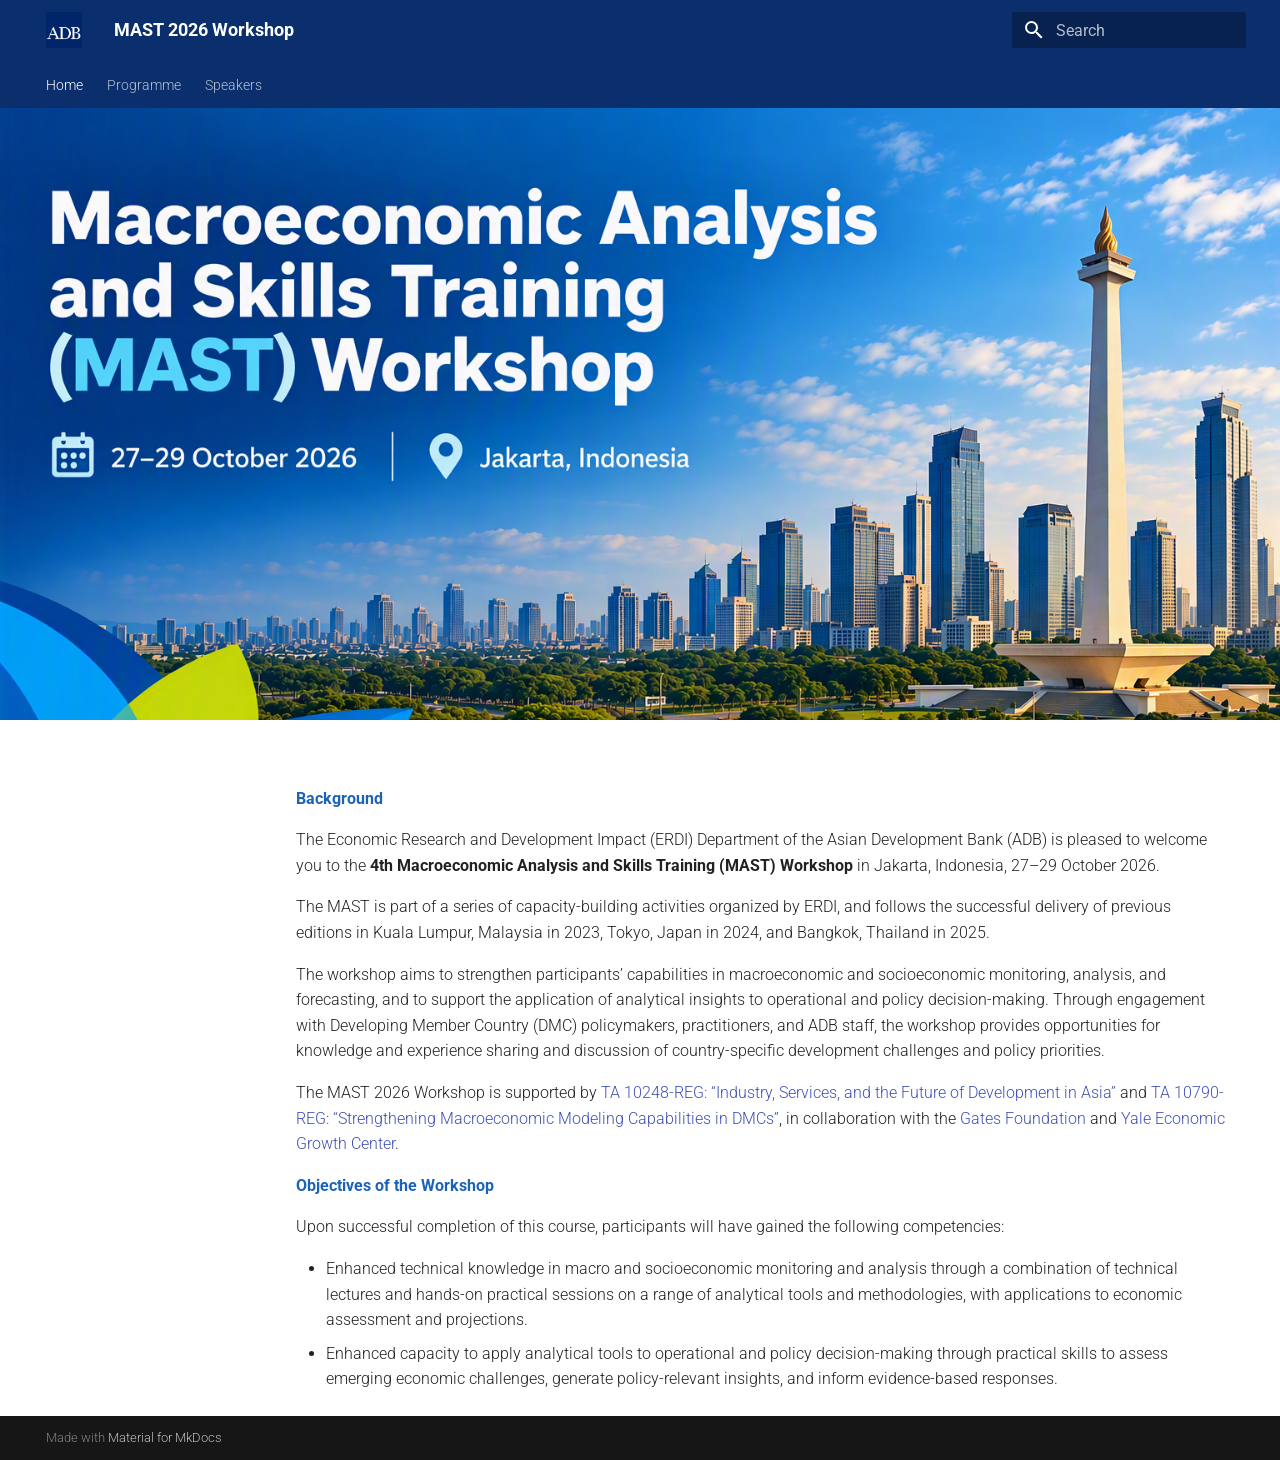
<file: index.html>
<!doctype html>
<html lang="en" class="no-js" xmlns:mso="urn:schemas-microsoft-com:office:office" xmlns:msdt="uuid:C2F41010-65B3-11d1-A29F-00AA00C14882">
  <head>
    
      <meta charset="utf-8">
      <meta name="viewport" content="width=device-width,initial-scale=1">
      
        <meta name="description" content="Macroeconomic Analysis and Skills Training Workshop">
      
      
      
      
      
        <link rel="next" href="programme.html">
      
      
        
      
      
      <link rel="icon" href="assets/images/adb-logo.png">
      <meta name="generator" content="mkdocs-1.6.1, mkdocs-material-9.7.7">
    
    
      
        <title>MAST 2026 Workshop</title>
      
    
    
      <link rel="stylesheet" href="assets/stylesheets/main.ec1eaa64.min.css">
      
        
        <link rel="stylesheet" href="assets/stylesheets/palette.ab4e12ef.min.css">
      
      


    
    
      
    
    
      
        
        
        <link rel="preconnect" href="https://fonts.gstatic.com" crossorigin>
        <link rel="stylesheet" href="https://fonts.googleapis.com/css?family=Roboto:300,300i,400,400i,700,700i%7CRoboto+Mono:400,400i,700,700i&display=fallback">
        <style>:root{--md-text-font:"Roboto";--md-code-font:"Roboto Mono"}</style>
      
    
    
      <link rel="stylesheet" href="stylesheets/extra.css">
    
    <script>__md_scope=new URL(".",location),__md_hash=e=>[...e].reduce(((e,_)=>(e<<5)-e+_.charCodeAt(0)),0),__md_get=(e,_=localStorage,t=__md_scope)=>JSON.parse(_.getItem(t.pathname+"."+e)),__md_set=(e,_,t=localStorage,a=__md_scope)=>{try{t.setItem(a.pathname+"."+e,JSON.stringify(_))}catch(e){}}</script>
    
      

    
    
  
<!--[if gte mso 9]><xml>
<mso:CustomDocumentProperties>
<mso:ADBCountry msdt:dt="string"></mso:ADBCountry>
<mso:ia017ac09b1942648b563fe0b2b14d52 msdt:dt="string">ERMR|1b0f6326-b8c9-47db-9084-1685569433b2</mso:ia017ac09b1942648b563fe0b2b14d52>
<mso:d01a0ce1b141461dbfb235a3ab729a2c msdt:dt="string"></mso:d01a0ce1b141461dbfb235a3ab729a2c>
<mso:ADBDocumentSecurity msdt:dt="string"></mso:ADBDocumentSecurity>
<mso:ADBDepartmentOwner msdt:dt="string">4;#ERCD|ab3ec0c9-2ce1-477e-8dd0-15d1f7f6b467</mso:ADBDepartmentOwner>
<mso:MediaServiceImageTags msdt:dt="string"></mso:MediaServiceImageTags>
<mso:ADBDocumentLanguage msdt:dt="string">1;#English|16ac8743-31bb-43f8-9a73-533a041667d6</mso:ADBDocumentLanguage>
<mso:p030e467f78f45b4ae8f7e2c17ea4d82 msdt:dt="string"></mso:p030e467f78f45b4ae8f7e2c17ea4d82>
<mso:d61536b25a8a4fedb48bb564279be82a msdt:dt="string">ERCD|ab3ec0c9-2ce1-477e-8dd0-15d1f7f6b467</mso:d61536b25a8a4fedb48bb564279be82a>
<mso:ADBSector msdt:dt="string"></mso:ADBSector>
<mso:ADBDivision msdt:dt="string">7;#ERMR|1b0f6326-b8c9-47db-9084-1685569433b2</mso:ADBDivision>
<mso:a37ff23a602146d4934a49238d370ca5 msdt:dt="string"></mso:a37ff23a602146d4934a49238d370ca5>
<mso:k985dbdc596c44d7acaf8184f33920f0 msdt:dt="string"></mso:k985dbdc596c44d7acaf8184f33920f0>
<mso:j78542b1fffc4a1c84659474212e3133 msdt:dt="string">ERCD|ab3ec0c9-2ce1-477e-8dd0-15d1f7f6b467</mso:j78542b1fffc4a1c84659474212e3133>
<mso:lcf76f155ced4ddcb4097134ff3c332f msdt:dt="string"></mso:lcf76f155ced4ddcb4097134ff3c332f>
<mso:TaxCatchAll msdt:dt="string">4;#ERCD|ab3ec0c9-2ce1-477e-8dd0-15d1f7f6b467;#3;#ERCD|ab3ec0c9-2ce1-477e-8dd0-15d1f7f6b467;#1;#English|16ac8743-31bb-43f8-9a73-533a041667d6;#7;#ERMR|1b0f6326-b8c9-47db-9084-1685569433b2</mso:TaxCatchAll>
<mso:h00e4aaaf4624e24a7df7f06faa038c6 msdt:dt="string">English|16ac8743-31bb-43f8-9a73-533a041667d6</mso:h00e4aaaf4624e24a7df7f06faa038c6>
<mso:ADBDocumentType msdt:dt="string"></mso:ADBDocumentType>
</mso:CustomDocumentProperties>
</xml><![endif]-->
</head>
  
  
    
    
    
    
    
    <body dir="ltr" data-md-color-scheme="default" data-md-color-primary="indigo" data-md-color-accent="green">
  
    
    <input class="md-toggle" data-md-toggle="drawer" type="checkbox" id="__drawer" autocomplete="off">
    <input class="md-toggle" data-md-toggle="search" type="checkbox" id="__search" autocomplete="off">
    <label class="md-overlay" for="__drawer"></label>
    <div data-md-component="skip">
      
    </div>
    <div data-md-component="announce">
      
    </div>
    
    
      

  

<header class="md-header md-header--shadow md-header--lifted" data-md-component="header">
  <nav class="md-header__inner md-grid" aria-label="Header">
    <a href="index.html" title="MAST 2026 Workshop" class="md-header__button md-logo" aria-label="MAST 2026 Workshop" data-md-component="logo">
      
  <img src="assets/images/adb-logo.png" alt="logo">

    </a>
    <label class="md-header__button md-icon" for="__drawer">
      
      <svg xmlns="http://www.w3.org/2000/svg" viewBox="0 0 24 24"><path d="M3 6h18v2H3zm0 5h18v2H3zm0 5h18v2H3z"/></svg>
    </label>
    <div class="md-header__title" data-md-component="header-title">
      <div class="md-header__ellipsis">
        <div class="md-header__topic">
          <span class="md-ellipsis">
            MAST 2026 Workshop
          </span>
        </div>
        <div class="md-header__topic" data-md-component="header-topic">
          <span class="md-ellipsis">
            
              Home
            
          </span>
        </div>
      </div>
    </div>
    
      
    
    
    
    
      
      
        <label class="md-header__button md-icon" for="__search">
          
          <svg xmlns="http://www.w3.org/2000/svg" viewBox="0 0 24 24"><path d="M9.5 3A6.5 6.5 0 0 1 16 9.5c0 1.61-.59 3.09-1.56 4.23l.27.27h.79l5 5-1.5 1.5-5-5v-.79l-.27-.27A6.52 6.52 0 0 1 9.5 16 6.5 6.5 0 0 1 3 9.5 6.5 6.5 0 0 1 9.5 3m0 2C7 5 5 7 5 9.5S7 14 9.5 14 14 12 14 9.5 12 5 9.5 5"/></svg>
        </label>
        <div class="md-search" data-md-component="search" role="dialog">
  <label class="md-search__overlay" for="__search"></label>
  <div class="md-search__inner" role="search">
    <form class="md-search__form" name="search">
      <input type="text" class="md-search__input" name="query" aria-label="Search" placeholder="Search" autocapitalize="off" autocorrect="off" autocomplete="off" spellcheck="false" data-md-component="search-query" required>
      <label class="md-search__icon md-icon" for="__search">
        
        <svg xmlns="http://www.w3.org/2000/svg" viewBox="0 0 24 24"><path d="M9.5 3A6.5 6.5 0 0 1 16 9.5c0 1.61-.59 3.09-1.56 4.23l.27.27h.79l5 5-1.5 1.5-5-5v-.79l-.27-.27A6.52 6.52 0 0 1 9.5 16 6.5 6.5 0 0 1 3 9.5 6.5 6.5 0 0 1 9.5 3m0 2C7 5 5 7 5 9.5S7 14 9.5 14 14 12 14 9.5 12 5 9.5 5"/></svg>
        
        <svg xmlns="http://www.w3.org/2000/svg" viewBox="0 0 24 24"><path d="M20 11v2H8l5.5 5.5-1.42 1.42L4.16 12l7.92-7.92L13.5 5.5 8 11z"/></svg>
      </label>
      <nav class="md-search__options" aria-label="Search">
        
        <button type="reset" class="md-search__icon md-icon" title="Clear" aria-label="Clear" tabindex="-1">
          
          <svg xmlns="http://www.w3.org/2000/svg" viewBox="0 0 24 24"><path d="M19 6.41 17.59 5 12 10.59 6.41 5 5 6.41 10.59 12 5 17.59 6.41 19 12 13.41 17.59 19 19 17.59 13.41 12z"/></svg>
        </button>
      </nav>
      
    </form>
    <div class="md-search__output">
      <div class="md-search__scrollwrap" tabindex="0" data-md-scrollfix>
        <div class="md-search-result" data-md-component="search-result">
          <div class="md-search-result__meta">
            Initializing search
          </div>
          <ol class="md-search-result__list" role="presentation"></ol>
        </div>
      </div>
    </div>
  </div>
</div>
      
    
    
  </nav>
  
    
      
<nav class="md-tabs" aria-label="Tabs" data-md-component="tabs">
  <div class="md-grid">
    <ul class="md-tabs__list">
      
        
  
  
  
    
  
  
    <li class="md-tabs__item md-tabs__item--active">
      <a href="index.html" class="md-tabs__link">
        
  
  
    
  
  Home

      </a>
    </li>
  

      
        
  
  
  
  
    <li class="md-tabs__item">
      <a href="programme.html" class="md-tabs__link">
        
  
  
    
  
  Programme

      </a>
    </li>
  

      
        
  
  
  
  
    <li class="md-tabs__item">
      <a href="speakers.html" class="md-tabs__link">
        
  
  
    
  
  Speakers

      </a>
    </li>
  

      
    </ul>
  </div>
</nav>
    
  
</header>
    
    <div class="md-container" data-md-component="container">
      
      
  
        
      
  
    <div class="mast-banner">
      <img src="assets/images/mast-2026-banner.png" alt="MAST 2026 Workshop, 27–29 October 2026, Jakarta, Indonesia">
    </div>
  

      <main class="md-main" data-md-component="main">
        <div class="md-main__inner md-grid">
          
            
              
              <div class="md-sidebar md-sidebar--primary" data-md-component="sidebar" data-md-type="navigation" >
                <div class="md-sidebar__scrollwrap">
                  <div class="md-sidebar__inner">
                    


  


<nav class="md-nav md-nav--primary md-nav--lifted" aria-label="Navigation" data-md-level="0">
  <label class="md-nav__title" for="__drawer">
    <a href="index.html" title="MAST 2026 Workshop" class="md-nav__button md-logo" aria-label="MAST 2026 Workshop" data-md-component="logo">
      
  <img src="assets/images/adb-logo.png" alt="logo">

    </a>
    MAST 2026 Workshop
  </label>
  
  <ul class="md-nav__list" data-md-scrollfix>
    
      
      
  
  
    
  
  
  
    <li class="md-nav__item md-nav__item--active">
      
      <input class="md-nav__toggle md-toggle" type="checkbox" id="__toc">
      
      
      
      <a href="index.html" class="md-nav__link md-nav__link--active">
        
  
  
  <span class="md-ellipsis">
    
  
    Home
  

    
  </span>
  
  

      </a>
      
    </li>
  

    
      
      
  
  
  
  
    <li class="md-nav__item">
      <a href="programme.html" class="md-nav__link">
        
  
  
  <span class="md-ellipsis">
    
  
    Programme
  

    
  </span>
  
  

      </a>
    </li>
  

    
      
      
  
  
  
  
    <li class="md-nav__item">
      <a href="speakers.html" class="md-nav__link">
        
  
  
  <span class="md-ellipsis">
    
  
    Speakers
  

    
  </span>
  
  

      </a>
    </li>
  

    
  </ul>
</nav>
                  </div>
                </div>
              </div>
            
            
              
              <div class="md-sidebar md-sidebar--secondary" data-md-component="sidebar" data-md-type="toc" >
                <div class="md-sidebar__scrollwrap">
                  <div class="md-sidebar__inner">
                    

<nav class="md-nav md-nav--secondary" aria-label="Home">
  
  
  
  
</nav>
                  </div>
                </div>
              </div>
            
          
          
            <div class="md-content" data-md-component="content">
              
              <article class="md-content__inner md-typeset">
                
                  



 

<p style="color: #1b63b8;font-weight:700"><strong>Background</strong></p>
<p>The Economic Research and Development Impact (ERDI) Department of the Asian Development Bank (ADB) is pleased to welcome you to the <strong>4th Macroeconomic Analysis and Skills Training (MAST) Workshop</strong> in Jakarta, Indonesia, 27–29 October 2026.</p>
<p>The MAST is part of a series of capacity-building activities organized by ERDI, and follows the successful delivery of previous editions in Kuala Lumpur, Malaysia in 2023, Tokyo, Japan in 2024, and Bangkok, Thailand in 2025.</p>
<p>The workshop aims to strengthen participants’ capabilities in macroeconomic and socioeconomic monitoring, analysis, and forecasting, and to support the application of analytical insights to operational and policy decision-making. Through engagement with Developing Member Country (DMC) policymakers, practitioners, and ADB staff, the workshop provides opportunities for knowledge and experience sharing and discussion of country-specific development challenges and policy priorities.</p>
<p>The MAST 2026 Workshop is supported by <a href="https://www.adb.org/projects/57069-001/main" target="_blank">TA 10248-REG: “Industry, Services, and the Future of Development in Asia”</a> and <a href="https://www.adb.org/projects/60150-001/main" target="_blank">TA 10790-REG: “Strengthening Macroeconomic Modeling Capabilities in DMCs”</a>, in collaboration with the <a href="https://www.gatesfoundation.org/" target="_blank">Gates Foundation</a> and <a href="https://egc.yale.edu/" target="_blank">Yale Economic Growth Center</a>.</p>
<p style="color: #1b63b8;font-weight:700"><strong>Objectives of the Workshop</strong></p>
<p>Upon successful completion of this course, participants will have gained the following competencies:</p>
<ul>
<li>Enhanced technical knowledge in macro and socioeconomic monitoring and analysis through a combination of technical lectures and hands-on practical sessions on a range of analytical tools and methodologies, with applications to economic assessment and projections.</li>
<li>Enhanced capacity to apply analytical tools to operational and policy decision-making through practical skills to assess emerging economic challenges, generate policy-relevant insights, and inform evidence-based responses.</li>
</ul>












                
              </article>
            </div>
          
          
<script>var target=document.getElementById(location.hash.slice(1));target&&target.name&&(target.checked=target.name.startsWith("__tabbed_"))</script>
        </div>
        
          <button type="button" class="md-top md-icon" data-md-component="top" hidden>
  
  <svg xmlns="http://www.w3.org/2000/svg" viewBox="0 0 24 24"><path d="M13 20h-2V8l-5.5 5.5-1.42-1.42L12 4.16l7.92 7.92-1.42 1.42L13 8z"/></svg>
  Back to top
</button>
        
      </main>
      
        <footer class="md-footer">
  
  <div class="md-footer-meta md-typeset">
    <div class="md-footer-meta__inner md-grid">
      <div class="md-copyright">
  
  
    Made with
    <a href="https://squidfunk.github.io/mkdocs-material/" target="_blank" rel="noopener">
      Material for MkDocs
    </a>
  
</div>
      
    </div>
  </div>
</footer>
      
    </div>
    <div class="md-dialog" data-md-component="dialog">
      <div class="md-dialog__inner md-typeset"></div>
    </div>
    
    
    
      
      
      <script id="__config" type="application/json">{"annotate": null, "base": ".", "features": ["navigation.tabs", "navigation.tabs.sticky", "navigation.sections", "navigation.top", "content.tooltips"], "search": "assets/javascripts/workers/search.2c215733.min.js", "tags": null, "translations": {"clipboard.copied": "Copied to clipboard", "clipboard.copy": "Copy to clipboard", "search.result.more.one": "1 more on this page", "search.result.more.other": "# more on this page", "search.result.none": "No matching documents", "search.result.one": "1 matching document", "search.result.other": "# matching documents", "search.result.placeholder": "Type to start searching", "search.result.term.missing": "Missing", "select.version": "Select version"}, "version": null}</script>
    
    
      <script src="assets/javascripts/bundle.d7400e89.min.js"></script>
      
    
  </body>
</html>
</file>
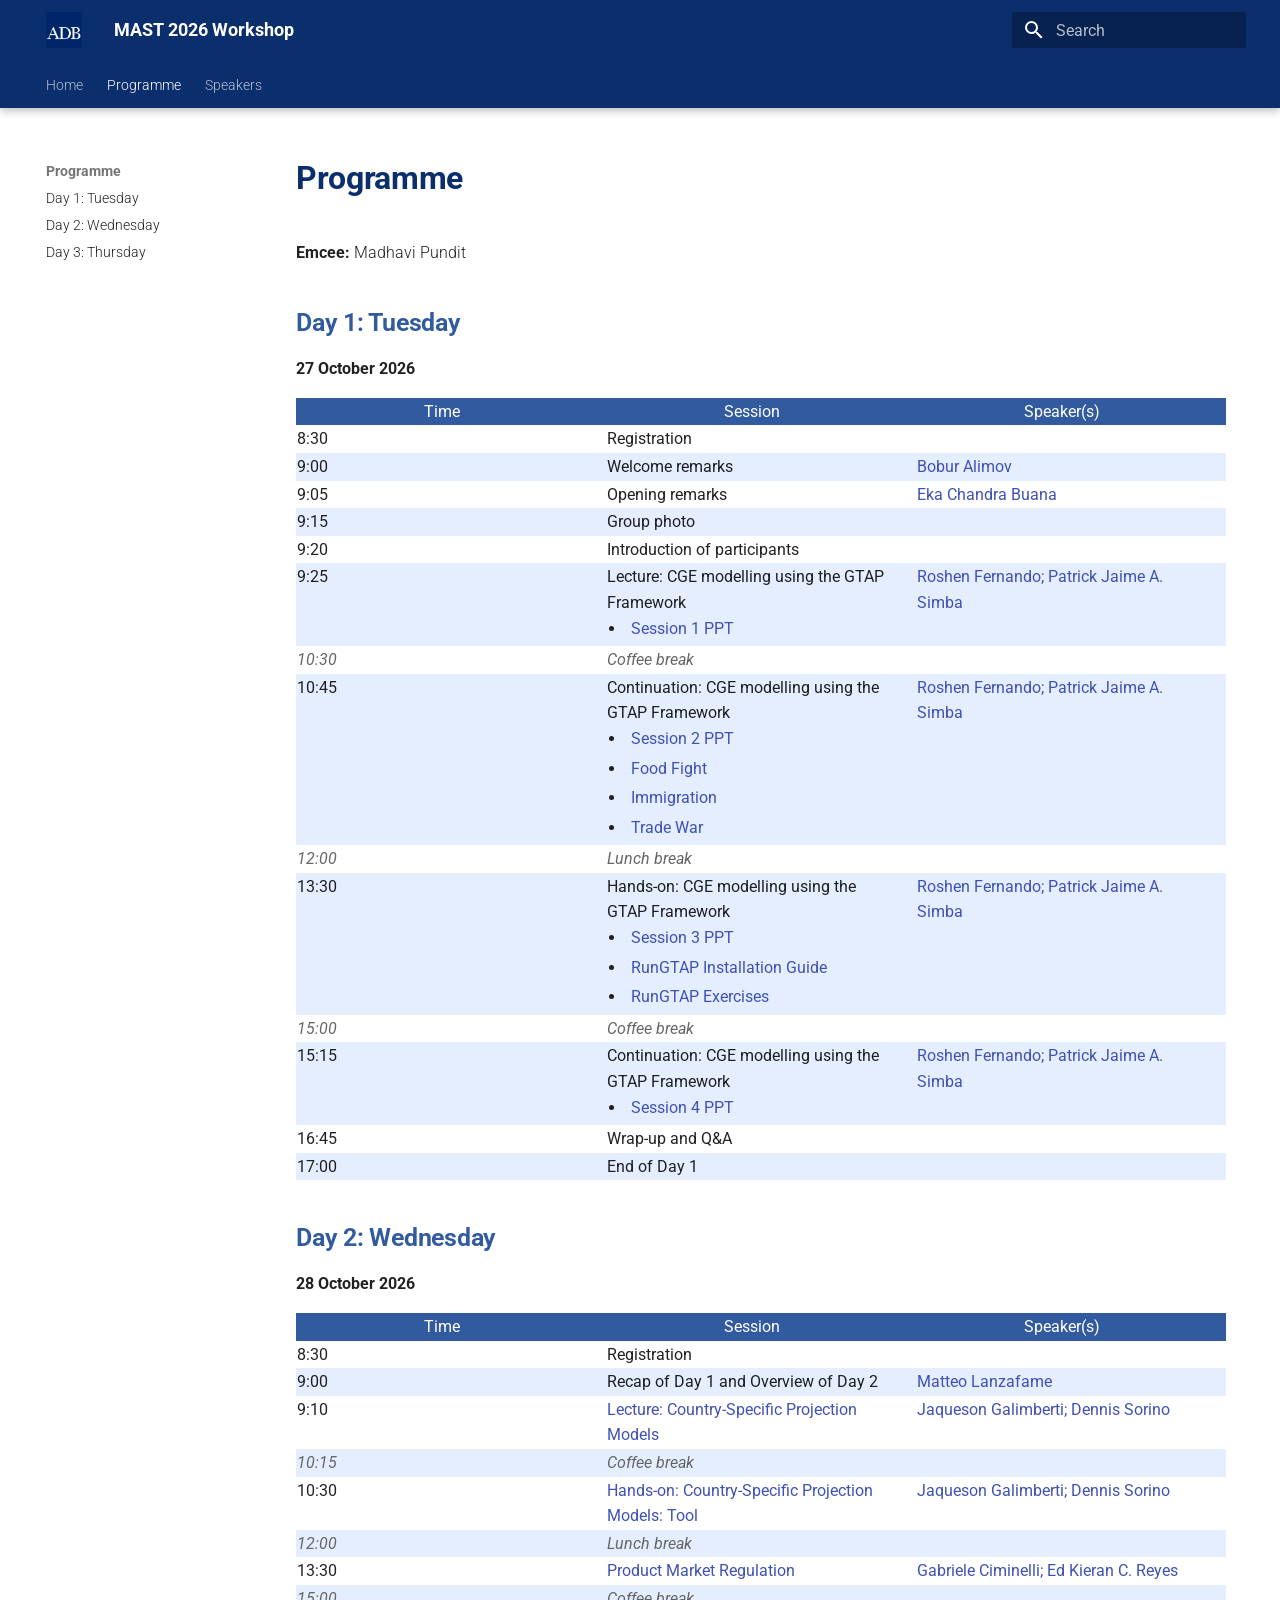
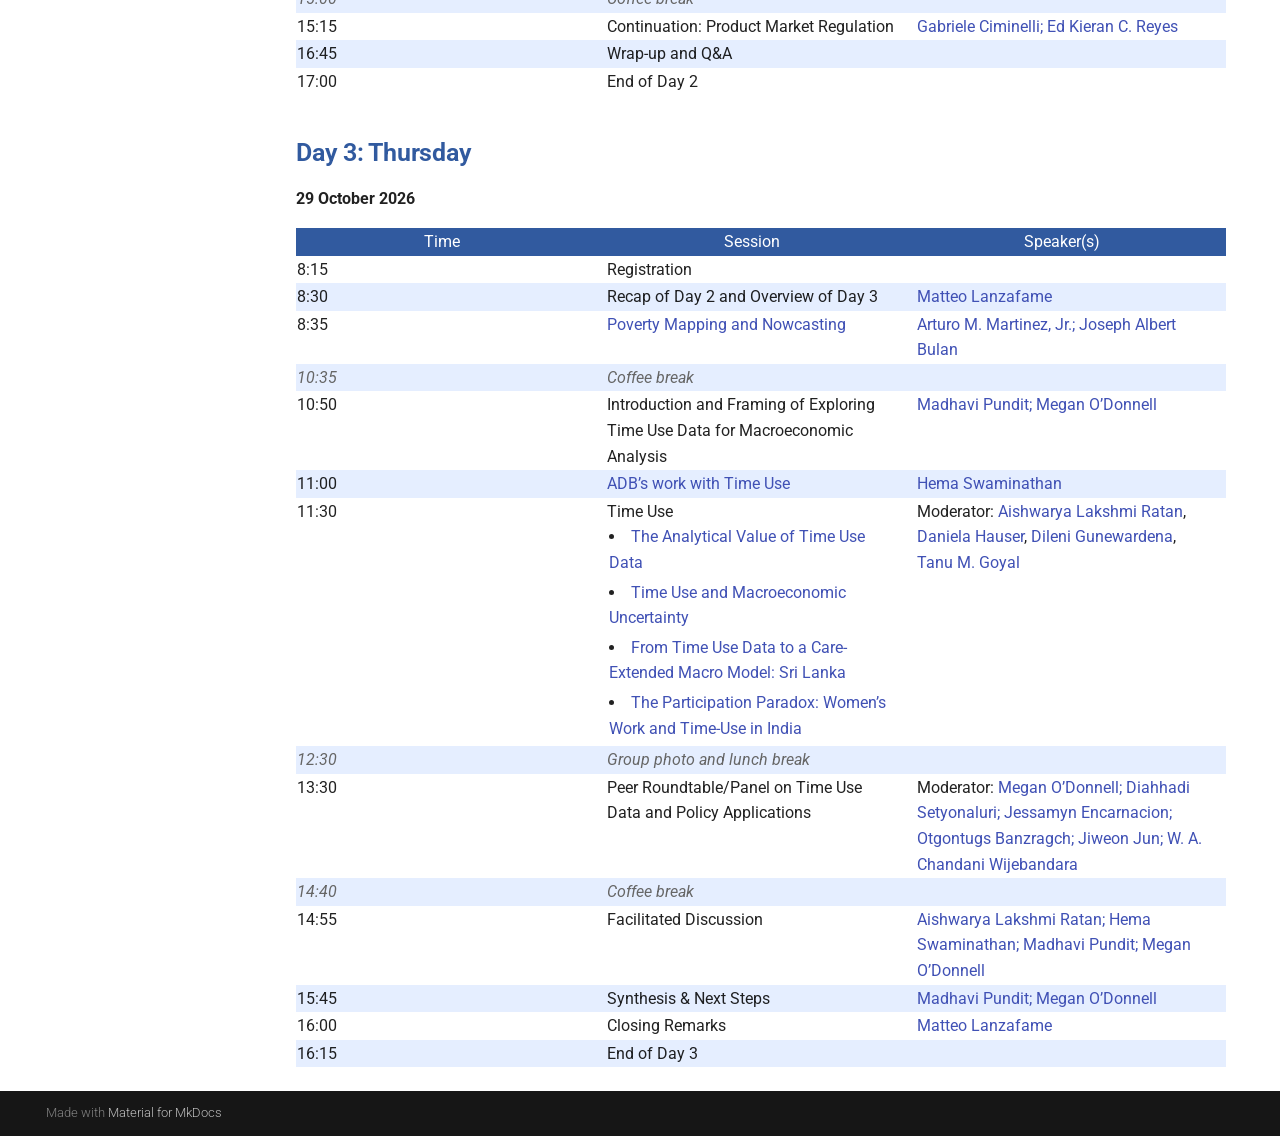
<file: programme.html>
<!doctype html>
<html lang="en" class="no-js" xmlns:mso="urn:schemas-microsoft-com:office:office" xmlns:msdt="uuid:C2F41010-65B3-11d1-A29F-00AA00C14882">
  <head>
    
      <meta charset="utf-8">
      <meta name="viewport" content="width=device-width,initial-scale=1">
      
        <meta name="description" content="Macroeconomic Analysis and Skills Training Workshop">
      
      
      
      
        <link rel="prev" href="index.html">
      
      
        <link rel="next" href="speakers.html">
      
      
        
      
      
      <link rel="icon" href="assets/images/adb-logo.png">
      <meta name="generator" content="mkdocs-1.6.1, mkdocs-material-9.7.7">
    
    
      
        <title>Programme - MAST 2026 Workshop</title>
      
    
    
      <link rel="stylesheet" href="assets/stylesheets/main.ec1eaa64.min.css">
      
        
        <link rel="stylesheet" href="assets/stylesheets/palette.ab4e12ef.min.css">
      
      


    
    
      
    
    
      
        
        
        <link rel="preconnect" href="https://fonts.gstatic.com" crossorigin>
        <link rel="stylesheet" href="https://fonts.googleapis.com/css?family=Roboto:300,300i,400,400i,700,700i%7CRoboto+Mono:400,400i,700,700i&display=fallback">
        <style>:root{--md-text-font:"Roboto";--md-code-font:"Roboto Mono"}</style>
      
    
    
      <link rel="stylesheet" href="stylesheets/extra.css">
    
    <script>__md_scope=new URL(".",location),__md_hash=e=>[...e].reduce(((e,_)=>(e<<5)-e+_.charCodeAt(0)),0),__md_get=(e,_=localStorage,t=__md_scope)=>JSON.parse(_.getItem(t.pathname+"."+e)),__md_set=(e,_,t=localStorage,a=__md_scope)=>{try{t.setItem(a.pathname+"."+e,JSON.stringify(_))}catch(e){}}</script>
    
      

    
    
  
<!--[if gte mso 9]><xml>
<mso:CustomDocumentProperties>
<mso:j78542b1fffc4a1c84659474212e3133 msdt:dt="string">ERCD|ab3ec0c9-2ce1-477e-8dd0-15d1f7f6b467</mso:j78542b1fffc4a1c84659474212e3133>
<mso:TaxCatchAll msdt:dt="string">4;#ERCD|ab3ec0c9-2ce1-477e-8dd0-15d1f7f6b467;#3;#ERCD|ab3ec0c9-2ce1-477e-8dd0-15d1f7f6b467;#1;#English|16ac8743-31bb-43f8-9a73-533a041667d6;#7;#ERMR|1b0f6326-b8c9-47db-9084-1685569433b2</mso:TaxCatchAll>
<mso:h00e4aaaf4624e24a7df7f06faa038c6 msdt:dt="string">English|16ac8743-31bb-43f8-9a73-533a041667d6</mso:h00e4aaaf4624e24a7df7f06faa038c6>
<mso:ADBDepartmentOwner msdt:dt="string">4;#ERCD|ab3ec0c9-2ce1-477e-8dd0-15d1f7f6b467</mso:ADBDepartmentOwner>
<mso:ia017ac09b1942648b563fe0b2b14d52 msdt:dt="string">ERMR|1b0f6326-b8c9-47db-9084-1685569433b2</mso:ia017ac09b1942648b563fe0b2b14d52>
<mso:d01a0ce1b141461dbfb235a3ab729a2c msdt:dt="string"></mso:d01a0ce1b141461dbfb235a3ab729a2c>
<mso:ADBDocumentSecurity msdt:dt="string"></mso:ADBDocumentSecurity>
<mso:ADBCountry msdt:dt="string"></mso:ADBCountry>
<mso:ADBDocumentLanguage msdt:dt="string">1;#English|16ac8743-31bb-43f8-9a73-533a041667d6</mso:ADBDocumentLanguage>
<mso:MediaServiceImageTags msdt:dt="string"></mso:MediaServiceImageTags>
<mso:d61536b25a8a4fedb48bb564279be82a msdt:dt="string">ERCD|ab3ec0c9-2ce1-477e-8dd0-15d1f7f6b467</mso:d61536b25a8a4fedb48bb564279be82a>
<mso:ADBDivision msdt:dt="string">7;#ERMR|1b0f6326-b8c9-47db-9084-1685569433b2</mso:ADBDivision>
<mso:ADBSector msdt:dt="string"></mso:ADBSector>
<mso:p030e467f78f45b4ae8f7e2c17ea4d82 msdt:dt="string"></mso:p030e467f78f45b4ae8f7e2c17ea4d82>
<mso:a37ff23a602146d4934a49238d370ca5 msdt:dt="string"></mso:a37ff23a602146d4934a49238d370ca5>
<mso:k985dbdc596c44d7acaf8184f33920f0 msdt:dt="string"></mso:k985dbdc596c44d7acaf8184f33920f0>
<mso:ADBDocumentType msdt:dt="string"></mso:ADBDocumentType>
<mso:lcf76f155ced4ddcb4097134ff3c332f msdt:dt="string"></mso:lcf76f155ced4ddcb4097134ff3c332f>
</mso:CustomDocumentProperties>
</xml><![endif]-->
</head>
  
  
    
    
    
    
    
    <body dir="ltr" data-md-color-scheme="default" data-md-color-primary="indigo" data-md-color-accent="green">
  
    
    <input class="md-toggle" data-md-toggle="drawer" type="checkbox" id="__drawer" autocomplete="off">
    <input class="md-toggle" data-md-toggle="search" type="checkbox" id="__search" autocomplete="off">
    <label class="md-overlay" for="__drawer"></label>
    <div data-md-component="skip">
      
        
        <a href="#programme" class="md-skip">
          Skip to content
        </a>
      
    </div>
    <div data-md-component="announce">
      
    </div>
    
    
      

  

<header class="md-header md-header--shadow md-header--lifted" data-md-component="header">
  <nav class="md-header__inner md-grid" aria-label="Header">
    <a href="index.html" title="MAST 2026 Workshop" class="md-header__button md-logo" aria-label="MAST 2026 Workshop" data-md-component="logo">
      
  <img src="assets/images/adb-logo.png" alt="logo">

    </a>
    <label class="md-header__button md-icon" for="__drawer">
      
      <svg xmlns="http://www.w3.org/2000/svg" viewBox="0 0 24 24"><path d="M3 6h18v2H3zm0 5h18v2H3zm0 5h18v2H3z"/></svg>
    </label>
    <div class="md-header__title" data-md-component="header-title">
      <div class="md-header__ellipsis">
        <div class="md-header__topic">
          <span class="md-ellipsis">
            MAST 2026 Workshop
          </span>
        </div>
        <div class="md-header__topic" data-md-component="header-topic">
          <span class="md-ellipsis">
            
              Programme
            
          </span>
        </div>
      </div>
    </div>
    
      
    
    
    
    
      
      
        <label class="md-header__button md-icon" for="__search">
          
          <svg xmlns="http://www.w3.org/2000/svg" viewBox="0 0 24 24"><path d="M9.5 3A6.5 6.5 0 0 1 16 9.5c0 1.61-.59 3.09-1.56 4.23l.27.27h.79l5 5-1.5 1.5-5-5v-.79l-.27-.27A6.52 6.52 0 0 1 9.5 16 6.5 6.5 0 0 1 3 9.5 6.5 6.5 0 0 1 9.5 3m0 2C7 5 5 7 5 9.5S7 14 9.5 14 14 12 14 9.5 12 5 9.5 5"/></svg>
        </label>
        <div class="md-search" data-md-component="search" role="dialog">
  <label class="md-search__overlay" for="__search"></label>
  <div class="md-search__inner" role="search">
    <form class="md-search__form" name="search">
      <input type="text" class="md-search__input" name="query" aria-label="Search" placeholder="Search" autocapitalize="off" autocorrect="off" autocomplete="off" spellcheck="false" data-md-component="search-query" required>
      <label class="md-search__icon md-icon" for="__search">
        
        <svg xmlns="http://www.w3.org/2000/svg" viewBox="0 0 24 24"><path d="M9.5 3A6.5 6.5 0 0 1 16 9.5c0 1.61-.59 3.09-1.56 4.23l.27.27h.79l5 5-1.5 1.5-5-5v-.79l-.27-.27A6.52 6.52 0 0 1 9.5 16 6.5 6.5 0 0 1 3 9.5 6.5 6.5 0 0 1 9.5 3m0 2C7 5 5 7 5 9.5S7 14 9.5 14 14 12 14 9.5 12 5 9.5 5"/></svg>
        
        <svg xmlns="http://www.w3.org/2000/svg" viewBox="0 0 24 24"><path d="M20 11v2H8l5.5 5.5-1.42 1.42L4.16 12l7.92-7.92L13.5 5.5 8 11z"/></svg>
      </label>
      <nav class="md-search__options" aria-label="Search">
        
        <button type="reset" class="md-search__icon md-icon" title="Clear" aria-label="Clear" tabindex="-1">
          
          <svg xmlns="http://www.w3.org/2000/svg" viewBox="0 0 24 24"><path d="M19 6.41 17.59 5 12 10.59 6.41 5 5 6.41 10.59 12 5 17.59 6.41 19 12 13.41 17.59 19 19 17.59 13.41 12z"/></svg>
        </button>
      </nav>
      
    </form>
    <div class="md-search__output">
      <div class="md-search__scrollwrap" tabindex="0" data-md-scrollfix>
        <div class="md-search-result" data-md-component="search-result">
          <div class="md-search-result__meta">
            Initializing search
          </div>
          <ol class="md-search-result__list" role="presentation"></ol>
        </div>
      </div>
    </div>
  </div>
</div>
      
    
    
  </nav>
  
    
      
<nav class="md-tabs" aria-label="Tabs" data-md-component="tabs">
  <div class="md-grid">
    <ul class="md-tabs__list">
      
        
  
  
  
  
    <li class="md-tabs__item">
      <a href="index.html" class="md-tabs__link">
        
  
  
    
  
  Home

      </a>
    </li>
  

      
        
  
  
  
    
  
  
    <li class="md-tabs__item md-tabs__item--active">
      <a href="programme.html" class="md-tabs__link">
        
  
  
    
  
  Programme

      </a>
    </li>
  

      
        
  
  
  
  
    <li class="md-tabs__item">
      <a href="speakers.html" class="md-tabs__link">
        
  
  
    
  
  Speakers

      </a>
    </li>
  

      
    </ul>
  </div>
</nav>
    
  
</header>
    
    <div class="md-container" data-md-component="container">
      
      
  
        
      
  

      <main class="md-main" data-md-component="main">
        <div class="md-main__inner md-grid">
          
            
              
              <div class="md-sidebar md-sidebar--primary" data-md-component="sidebar" data-md-type="navigation" >
                <div class="md-sidebar__scrollwrap">
                  <div class="md-sidebar__inner">
                    


  


<nav class="md-nav md-nav--primary md-nav--lifted" aria-label="Navigation" data-md-level="0">
  <label class="md-nav__title" for="__drawer">
    <a href="index.html" title="MAST 2026 Workshop" class="md-nav__button md-logo" aria-label="MAST 2026 Workshop" data-md-component="logo">
      
  <img src="assets/images/adb-logo.png" alt="logo">

    </a>
    MAST 2026 Workshop
  </label>
  
  <ul class="md-nav__list" data-md-scrollfix>
    
      
      
  
  
  
  
    <li class="md-nav__item">
      <a href="index.html" class="md-nav__link">
        
  
  
  <span class="md-ellipsis">
    
  
    Home
  

    
  </span>
  
  

      </a>
    </li>
  

    
      
      
  
  
    
  
  
  
    <li class="md-nav__item md-nav__item--active">
      
      <input class="md-nav__toggle md-toggle" type="checkbox" id="__toc">
      
      
        
      
      
        <label class="md-nav__link md-nav__link--active" for="__toc">
          
  
  
  <span class="md-ellipsis">
    
  
    Programme
  

    
  </span>
  
  

          <span class="md-nav__icon md-icon"></span>
        </label>
      
      <a href="programme.html" class="md-nav__link md-nav__link--active">
        
  
  
  <span class="md-ellipsis">
    
  
    Programme
  

    
  </span>
  
  

      </a>
      
        

<nav class="md-nav md-nav--secondary" aria-label="Programme">
  
  
  
    
  
  
    <label class="md-nav__title" for="__toc">
      <span class="md-nav__icon md-icon"></span>
      Programme
    </label>
    <ul class="md-nav__list" data-md-component="toc" data-md-scrollfix>
      
        <li class="md-nav__item">
  <a href="#day-1-tuesday" class="md-nav__link">
    <span class="md-ellipsis">
      
        Day 1: Tuesday
      
    </span>
  </a>
  
</li>
      
        <li class="md-nav__item">
  <a href="#day-2-wednesday" class="md-nav__link">
    <span class="md-ellipsis">
      
        Day 2: Wednesday
      
    </span>
  </a>
  
</li>
      
        <li class="md-nav__item">
  <a href="#day-3-thursday" class="md-nav__link">
    <span class="md-ellipsis">
      
        Day 3: Thursday
      
    </span>
  </a>
  
</li>
      
    </ul>
  
</nav>
      
    </li>
  

    
      
      
  
  
  
  
    <li class="md-nav__item">
      <a href="speakers.html" class="md-nav__link">
        
  
  
  <span class="md-ellipsis">
    
  
    Speakers
  

    
  </span>
  
  

      </a>
    </li>
  

    
  </ul>
</nav>
                  </div>
                </div>
              </div>
            
            
              
              <div class="md-sidebar md-sidebar--secondary" data-md-component="sidebar" data-md-type="toc" >
                <div class="md-sidebar__scrollwrap">
                  <div class="md-sidebar__inner">
                    

<nav class="md-nav md-nav--secondary" aria-label="Programme">
  
  
  
    
  
  
    <label class="md-nav__title" for="__toc">
      <span class="md-nav__icon md-icon"></span>
      Programme
    </label>
    <ul class="md-nav__list" data-md-component="toc" data-md-scrollfix>
      
        <li class="md-nav__item">
  <a href="#day-1-tuesday" class="md-nav__link">
    <span class="md-ellipsis">
      
        Day 1: Tuesday
      
    </span>
  </a>
  
</li>
      
        <li class="md-nav__item">
  <a href="#day-2-wednesday" class="md-nav__link">
    <span class="md-ellipsis">
      
        Day 2: Wednesday
      
    </span>
  </a>
  
</li>
      
        <li class="md-nav__item">
  <a href="#day-3-thursday" class="md-nav__link">
    <span class="md-ellipsis">
      
        Day 3: Thursday
      
    </span>
  </a>
  
</li>
      
    </ul>
  
</nav>
                  </div>
                </div>
              </div>
            
          
          
            <div class="md-content" data-md-component="content">
              
              <article class="md-content__inner md-typeset">
                
                  

<h1 id="programme">Programme</h1>
<p><strong>Emcee:</strong> Madhavi Pundit</p>
<h2 id="day-1-tuesday">Day 1: Tuesday</h2>
<p><strong>27 October 2026</strong></p>
<table class="schedule">
<thead><tr><th>Time</th><th>Session</th><th>Speaker(s)</th></tr></thead><tbody>
<tr><td>8:30</td><td>Registration</td><td></td></tr>
<tr><td>9:00</td><td>Welcome remarks</td><td><a href="../MAST2026/speakers.html#bobur-alimov">Bobur Alimov</td></tr>
<tr><td>9:05</td><td>Opening remarks</td><td><a href="../MAST2026/speakers.html#eka-chandra-buana">Eka Chandra Buana</td></tr>
<tr><td>9:15</td><td>Group photo</td><td></td></tr>
<tr><td>9:20</td><td>Introduction of participants</td><td></td></tr>
<tr><td>9:25</td><td>Lecture: CGE modelling using the GTAP Framework <li> <a href="../MAST2026/assets/materials/Day1-1_CGE.pdf" target="_blank">Session 1 PPT</a></li></td><td><a href="../MAST2026/speakers.html#roshen-fernando">Roshen Fernando; <a href="../MAST2026/speakers.html#patrick-jaime-a-simba">Patrick Jaime A. Simba</td></tr>
<tr class="break"><td>10:30</td><td>Coffee break</td><td></td></tr>
<tr><td>10:45</td><td>Continuation: CGE modelling using the GTAP Framework 
  <li><a href="../MAST2026/assets/materials/Day1-2_CGE.pdf" target="_blank">Session 2 PPT</a></li> 
  <li><a href="../MAST2026/assets/materials/01_FoodFight.pptx" target="_blank">Food Fight</a></li>
  <li><a href="../MAST2026/assets/materials/02_Immigration.pptx" target="_blank">Immigration</a></li>
  <li><a href="../MAST2026/assets/materials/03_TradeWar.pptx" target="_blank">Trade War</a></li></td><td><a href="../MAST2026/speakers.html#roshen-fernando">Roshen Fernando; <a href="../MAST2026/speakers.html#patrick-jaime-a-simba">Patrick Jaime A. Simba</td></tr>
<tr class="break"><td>12:00</td><td>Lunch break</td><td></td></tr>
<tr><td>13:30</td><td>Hands-on: CGE modelling using the GTAP Framework
  <li><a href="../MAST2026/assets/materials/Day1-3_CGE.pdf" target="_blank">Session 3 PPT</a></li>
  <li><a href="../MAST2026/assets/materials/2026_RunGTAP_InstallationGuide.pdf" target="_blank">RunGTAP Installation Guide</a></li>
  <li><a href="../MAST2026/assets/materials/2026_RunGTAP_Exercises.pdf" target="_blank">RunGTAP Exercises</a></li></td><td><a href="../MAST2026/speakers.html#roshen-fernando">Roshen Fernando; <a href="../MAST2026/speakers.html#patrick-jaime-a-simba">Patrick Jaime A. Simba</td></tr>
<tr class="break"><td>15:00</td><td>Coffee break</td><td></td></tr>
<tr><td>15:15</td><td>Continuation: CGE modelling using the GTAP Framework<li><a href="../MAST2026/assets/materials/Day1-4_CGE.pdf" target="_blank">Session 4 PPT</a></li></td><td><a href="../MAST2026/speakers.html#roshen-fernando">Roshen Fernando; <a href="../MAST2026/speakers.html#patrick-jaime-a-simba">Patrick Jaime A. Simba</td></tr>
<tr><td>16:45</td><td>Wrap-up and Q&A</td><td></td></tr>
<tr><td>17:00</td><td>End of Day 1</td><td></td></tr>
</tbody></table>

<h2 id="day-2-wednesday">Day 2: Wednesday</h2>
<p><strong>28 October 2026</strong></p>
<table class="schedule">
<thead><tr><th>Time</th><th>Session</th><th>Speaker(s)</th></tr></thead><tbody>
<tr><td>8:30</td><td>Registration</td><td></td></tr>
<tr><td>9:00</td><td>Recap of Day 1 and Overview of Day 2</td><td><a href="../MAST2026/speakers.html#matteo-lanzafame">Matteo Lanzafame</td></tr>
<tr><td>9:10</td><td><a href="../MAST2026/assets/materials/Day2-1_CPM Theory.pdf" target="_blank">Lecture: Country-Specific Projection Models</td><td><a href="../MAST2026/speakers.html#jaqueson-galimberti">Jaqueson Galimberti; <a href="../MAST2026/speakers.html#dennis-sorino">Dennis Sorino</td></tr>
<tr class="break"><td>10:15</td><td>Coffee break</td><td></td></tr>
<tr><td>10:30</td><td><a href="https://dsorino.github.io/CPM-tool-guide/index.html" target="_blank">Hands-on: Country-Specific Projection Models: Tool</td><td><a href="../MAST2026/speakers.html#jaqueson-galimberti">Jaqueson Galimberti; <a href="../MAST2026/speakers.html#dennis-sorino">Dennis Sorino</td></tr>
<tr class="break"><td>12:00</td><td>Lunch break</td><td></td></tr>
<tr><td>13:30</td><td><a href="../MAST2026/assets/materials/Day2-2_PMR.pdf" target="_blank">Product Market Regulation</td><td><a href="../MAST2026/speakers.html#gabriele-ciminelli">Gabriele Ciminelli; <a href="../MAST2026/speakers.html#ed-kieran-c-reyes">Ed Kieran C. Reyes</td></tr>
<tr class="break"><td>15:00</td><td>Coffee break</td><td></td></tr>
<tr><td>15:15</td><td>Continuation: Product Market Regulation</td><td><a href="../MAST2026/speakers.html#gabriele-ciminelli">Gabriele Ciminelli; <a href="../MAST2026/speakers.html#ed-kieran-c-reyes">Ed Kieran C. Reyes</td></tr>
<tr><td>16:45</td><td>Wrap-up and Q&A</td><td></td></tr>
<tr><td>17:00</td><td>End of Day 2</td><td></td></tr>
</tbody></table>

<h2 id="day-3-thursday">Day 3: Thursday</h2>
<p><strong>29 October 2026</strong></p>
<table class="schedule">
<thead><tr><th>Time</th><th>Session</th><th>Speaker(s)</th></tr></thead><tbody>
<tr><td>8:15</td><td>Registration</td><td></td></tr>
<tr><td>8:30</td><td>Recap of Day 2 and Overview of Day 3</td><td><a href="../MAST2026/speakers.html#matteo-lanzafame">Matteo Lanzafame</td></tr>
<tr><td>8:35</td><td><a href="../MAST2026/assets/materials/Day3-1_Poverty.pdf" target="_blank">Poverty Mapping and Nowcasting</td><td><a href="../MAST2026/speakers.html#arturo-m-martinez-jr">Arturo M. Martinez, Jr.; <a href="../MAST2026/speakers.html#joseph-albert-bulan">Joseph Albert Bulan</td></tr>
<tr class="break"><td>10:35</td><td>Coffee break</td><td></td></tr>
<tr><td>10:50</td><td>Introduction and Framing of Exploring Time Use Data for Macroeconomic Analysis</td><td><a href="../MAST2026/speakers.html#madhavi-pundit">Madhavi Pundit; <a href="../MAST2026/speakers.html#megan-odonnell">Megan O’Donnell</td></tr>
<tr><td>11:00</td><td><a href="../MAST2026/assets/materials/1_SwaminathanMAST2026Final.pdf" target="_blank">ADB’s work with Time Use</a></td><td><a href="../MAST2026/speakers.html#hema-swaminathan">Hema Swaminathan</td></tr>
<tr><td>11:30</td><td>Time Use
  <li><a href="../MAST2026/assets/materials/2_ALR_Time_Use_20261029.pdf" target="_blank">The Analytical Value of Time Use Data</a></li>
  <li><a href="https://asiandevbank.sharepoint.com/:v:/r/teams/org_ermr/Shared%20Documents/MMF/+++Workshops/MAST%204.0%20Workshop_2026_27-29%20October_Jakarta%20Indonesia/9_%5BWorkshop%20Materials%5D%20MAST%202026%20Workshop%2027-29%20October/Day%203/Time%20Use%20Session%20(AM-PM)/3_Hauser_TimeUse_MAST2026.mp4?d=w741edaa12fd143c88a52ea3fb8d7a74d&csf=1&web=1&e=CZvvqG" target="_blank">Time Use and Macroeconomic Uncertainty</a></li>
  <li><a href="../MAST2026/assets/materials/4_Dileni_From Time Use Data to a Care-Extended Macro Model Sri Lanka.pdf" target="_blank">From Time Use Data to a Care-Extended Macro Model: Sri Lanka</a></li>
  <li><a href="../MAST2026/assets/materials/5_Goyal_The Participation Paradox.pdf" target="_blank">The Participation Paradox: Women’s Work and Time-Use in India</a></li>

</td><td>Moderator: <a href="../MAST2026/speakers.html#aishwarya-lakshmi-ratan">Aishwarya Lakshmi Ratan</a>, <a href="../MAST2026/speakers.html#daniela-hauser">Daniela Hauser</a>, <a href="../MAST2026/speakers.html#dileni-gunewardena">Dileni Gunewardena</a>, <a href="../MAST2026/speakers.html#tanu-m-goyal">Tanu M. Goyal</a></td></tr><tr class="break"><td>12:30</td><td>Group photo and lunch break</td><td></td></tr>
<tr><td>13:30</td><td>Peer Roundtable/Panel on Time Use Data and Policy Applications</td><td>Moderator: <a href="../MAST2026/speakers.html#megan-odonnell">Megan O’Donnell; <a href="../MAST2026/speakers.html#diahhadi-setyonaluri-ruri">Diahhadi Setyonaluri; <a href="../MAST2026/speakers.html#jessamyn-encarnacion">Jessamyn Encarnacion; <a href="../MAST2026/speakers.html#otgontugs-banzragch">Otgontugs Banzragch; <a href="../MAST2026/speakers.html#jiweon-jun">Jiweon Jun; <a href="../MAST2026/speakers.html#chandani-wijebandara">W. A. Chandani Wijebandara</td></tr>
<tr class="break"><td>14:40</td><td>Coffee break</td><td></td></tr>
<tr><td>14:55</td><td>Facilitated Discussion</td><td><a href="../MAST2026/speakers.html#aishwarya-lakshmi-ratan">Aishwarya Lakshmi Ratan; <a href="../MAST2026/speakers.html#hema-swaminathan">Hema Swaminathan; <a href="../MAST2026/speakers.html#madhavi-pundit">Madhavi Pundit; <a href="../MAST2026/speakers.html#megan-odonnell">Megan O’Donnell</td></tr>
<tr><td>15:45</td><td>Synthesis & Next Steps</td><td><a href="../MAST2026/speakers.html#matteo-lanzafame"><a href="../MAST2026/speakers.html#madhavi-pundit">Madhavi Pundit; <a href="../MAST2026/speakers.html#megan-odonnell">Megan O’Donnell</td></tr>
<tr><td>16:00</td><td>Closing Remarks</td><td><a href="../MAST2026/speakers.html#matteo-lanzafame">Matteo Lanzafame</td></tr>
<tr><td>16:15</td><td>End of Day 3</td><td></td></tr>
</tbody></table>














                
              </article>
            </div>
          
          
<script>var target=document.getElementById(location.hash.slice(1));target&&target.name&&(target.checked=target.name.startsWith("__tabbed_"))</script>
        </div>
        
          <button type="button" class="md-top md-icon" data-md-component="top" hidden>
  
  <svg xmlns="http://www.w3.org/2000/svg" viewBox="0 0 24 24"><path d="M13 20h-2V8l-5.5 5.5-1.42-1.42L12 4.16l7.92 7.92-1.42 1.42L13 8z"/></svg>
  Back to top
</button>
        
      </main>
      
        <footer class="md-footer">
  
  <div class="md-footer-meta md-typeset">
    <div class="md-footer-meta__inner md-grid">
      <div class="md-copyright">
  
  
    Made with
    <a href="https://squidfunk.github.io/mkdocs-material/" target="_blank" rel="noopener">
      Material for MkDocs
    </a>
  
</div>
      
    </div>
  </div>
</footer>
      
    </div>
    <div class="md-dialog" data-md-component="dialog">
      <div class="md-dialog__inner md-typeset"></div>
    </div>
    
    
    
      
      
      <script id="__config" type="application/json">{"annotate": null, "base": ".", "features": ["navigation.tabs", "navigation.tabs.sticky", "navigation.sections", "navigation.top", "content.tooltips"], "search": "assets/javascripts/workers/search.2c215733.min.js", "tags": null, "translations": {"clipboard.copied": "Copied to clipboard", "clipboard.copy": "Copy to clipboard", "search.result.more.one": "1 more on this page", "search.result.more.other": "# more on this page", "search.result.none": "No matching documents", "search.result.one": "1 matching document", "search.result.other": "# matching documents", "search.result.placeholder": "Type to start searching", "search.result.term.missing": "Missing", "select.version": "Select version"}, "version": null}</script>
    
    
      <script src="assets/javascripts/bundle.d7400e89.min.js"></script>
      
    
  </body>
</html>
</file>
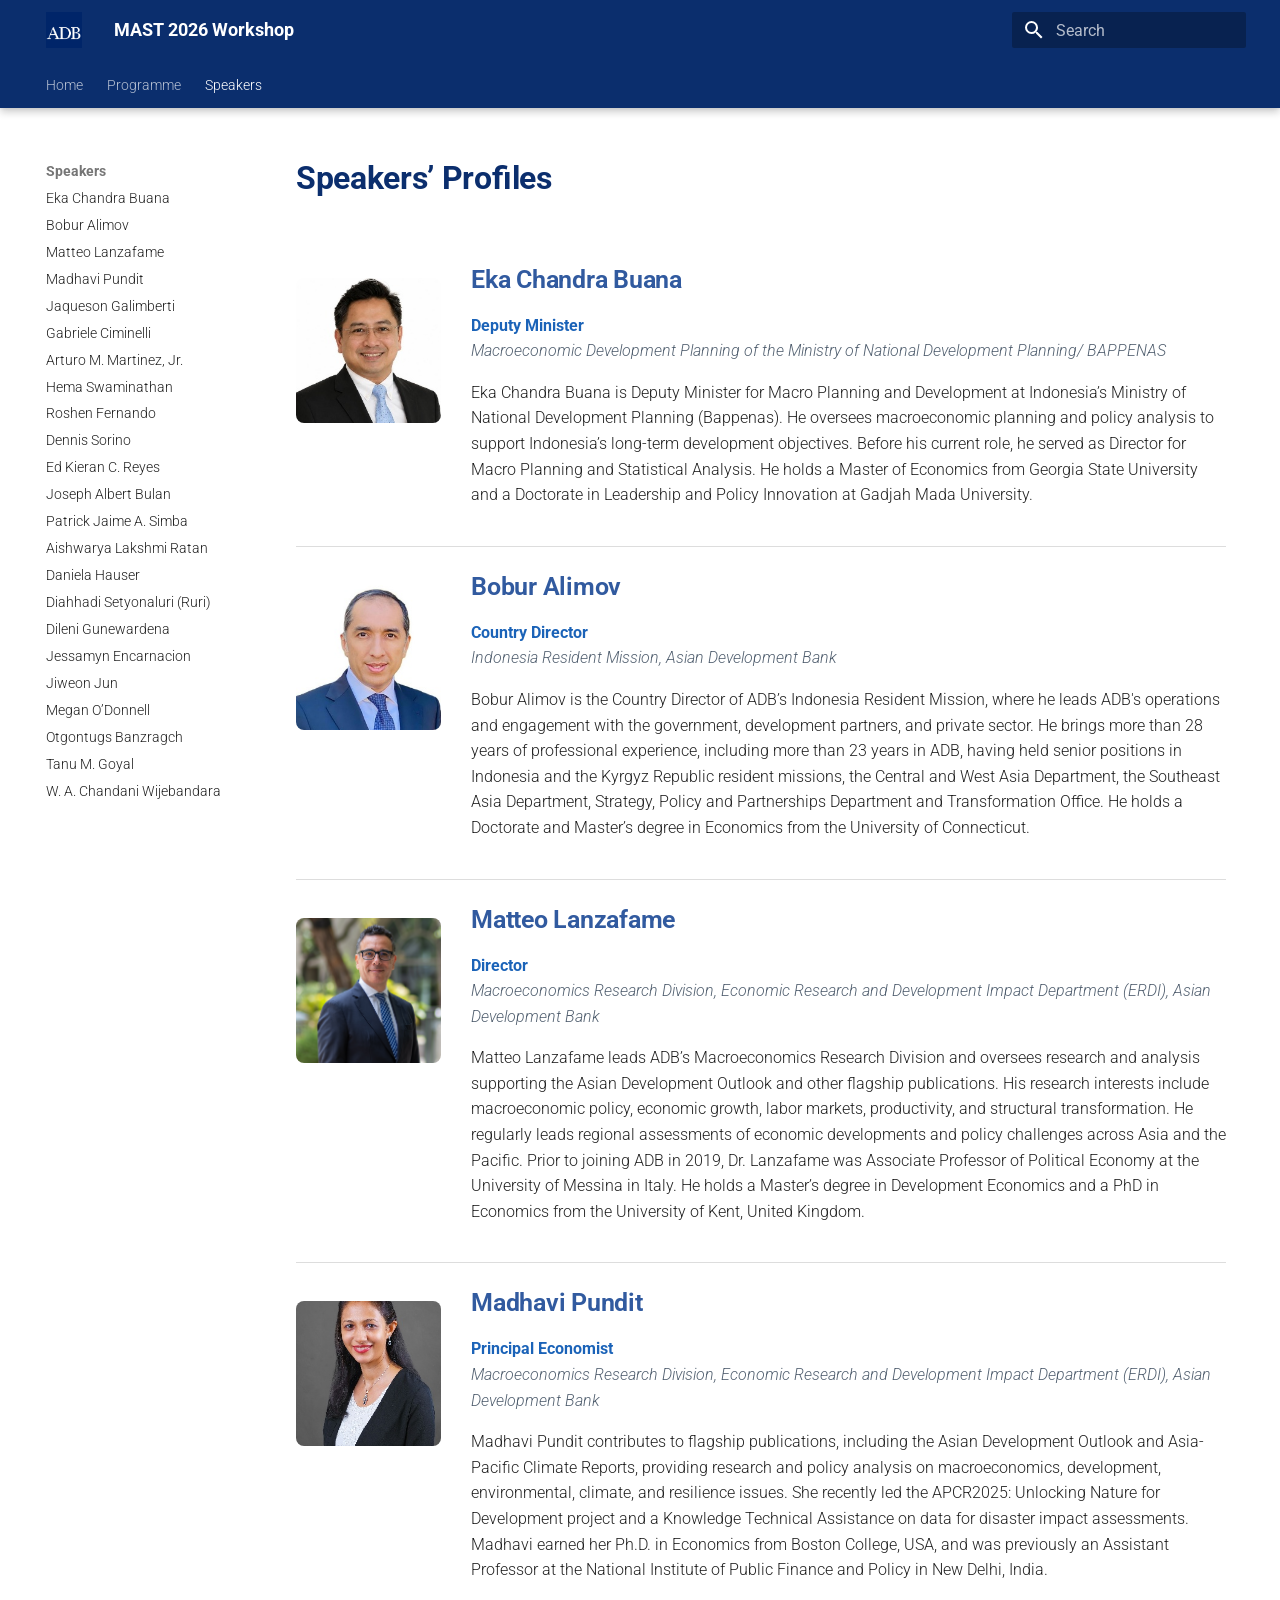
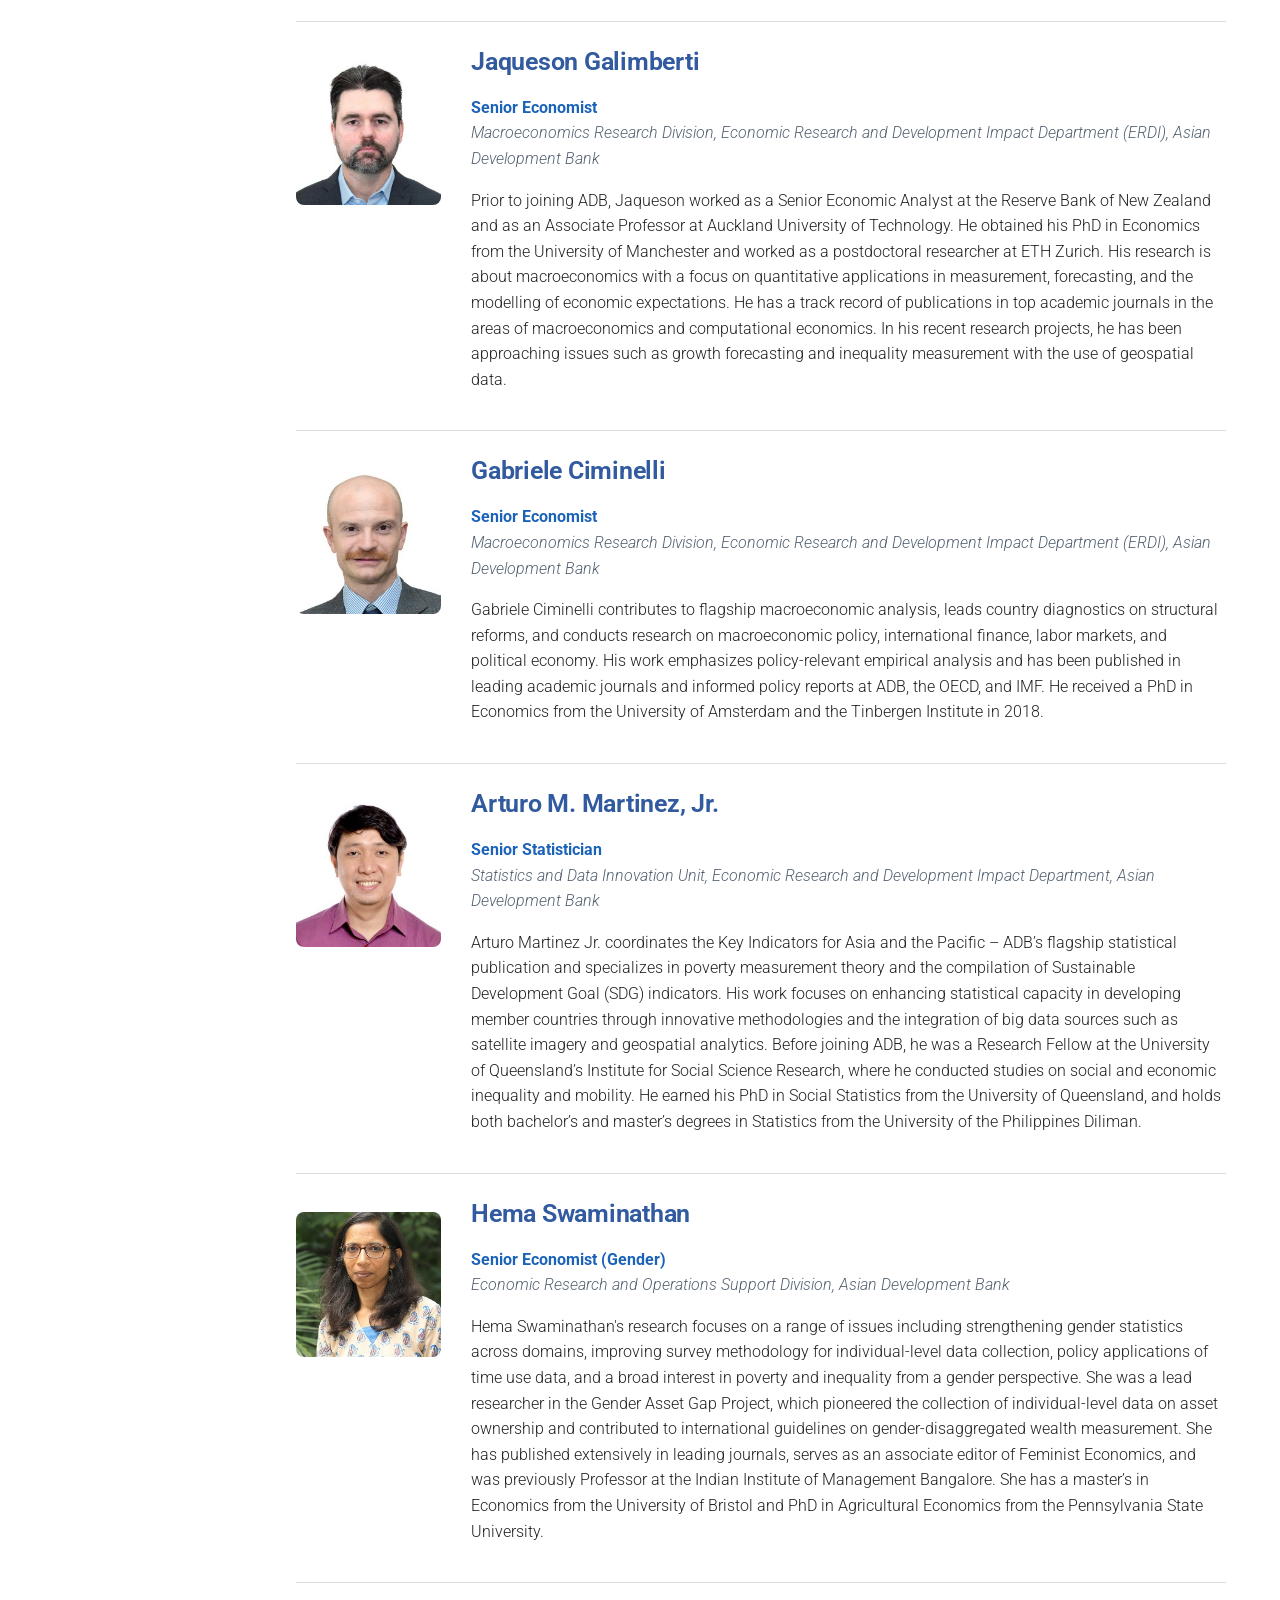
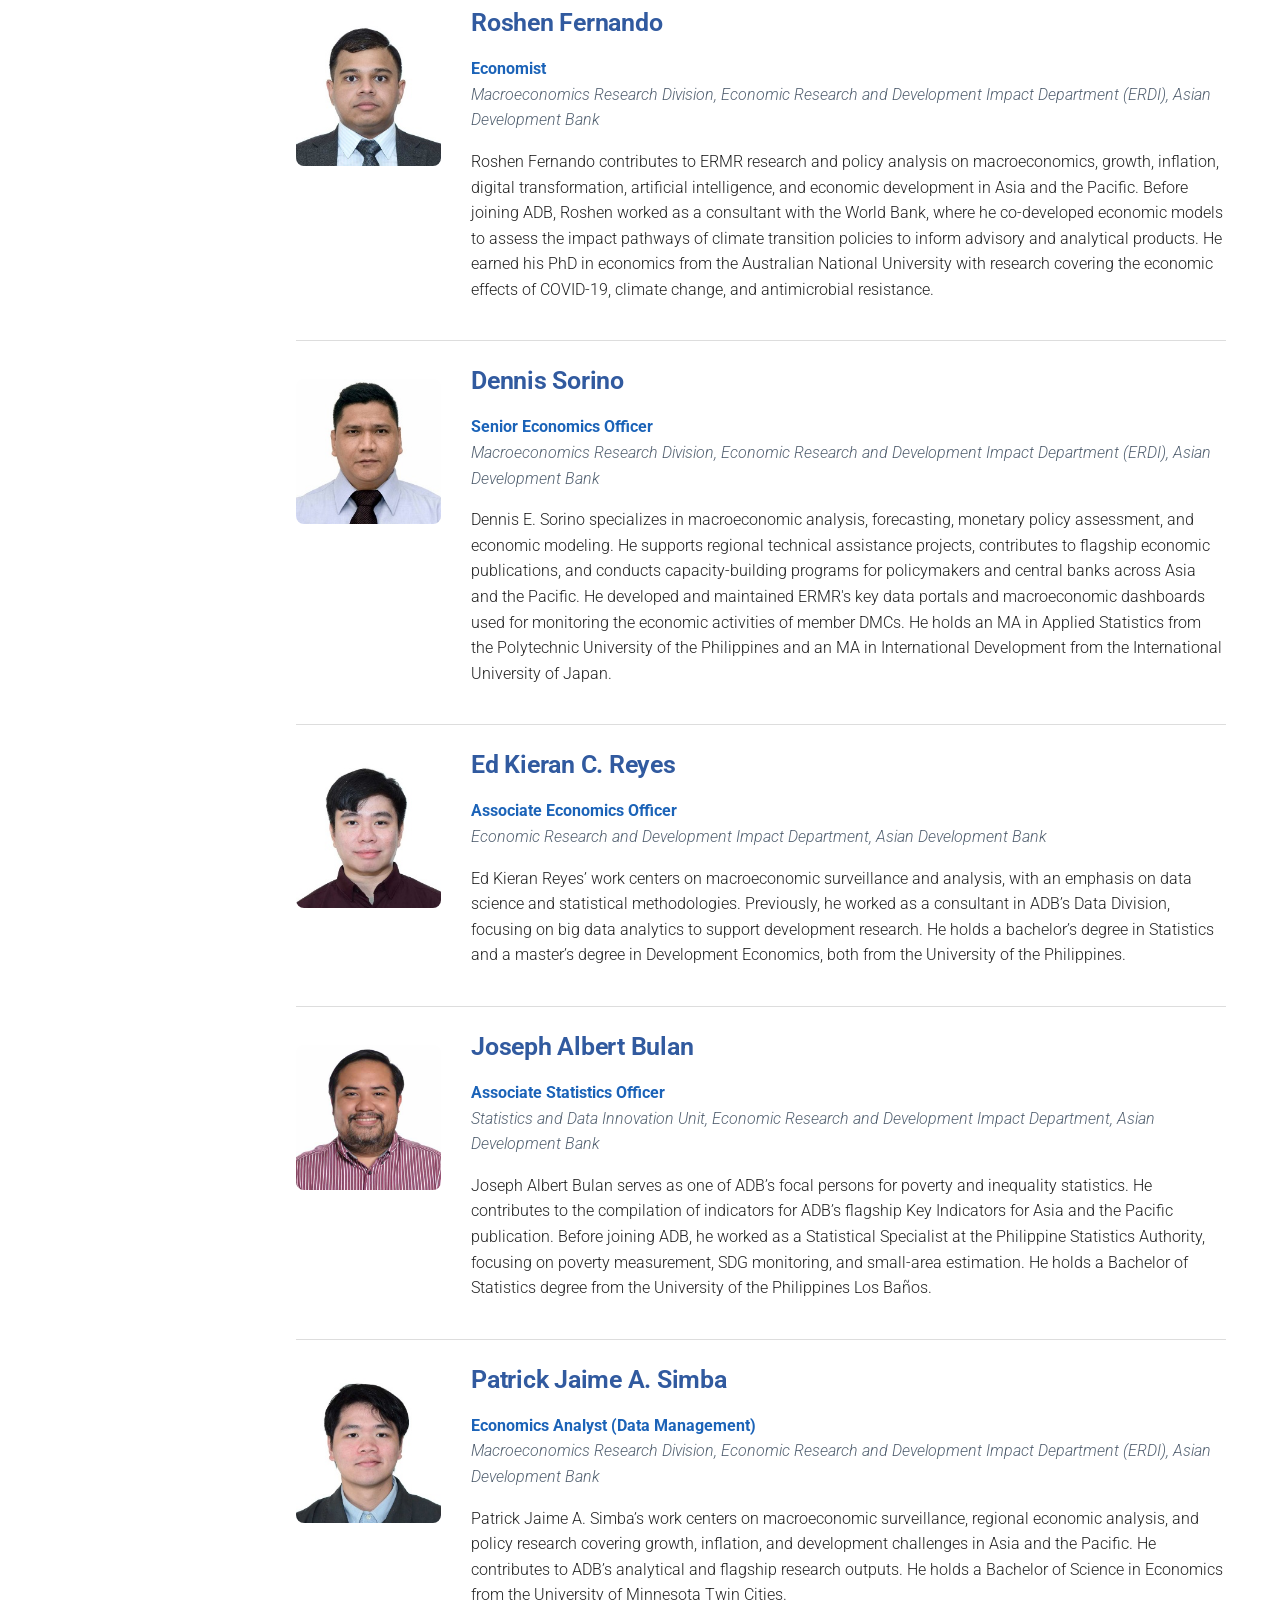
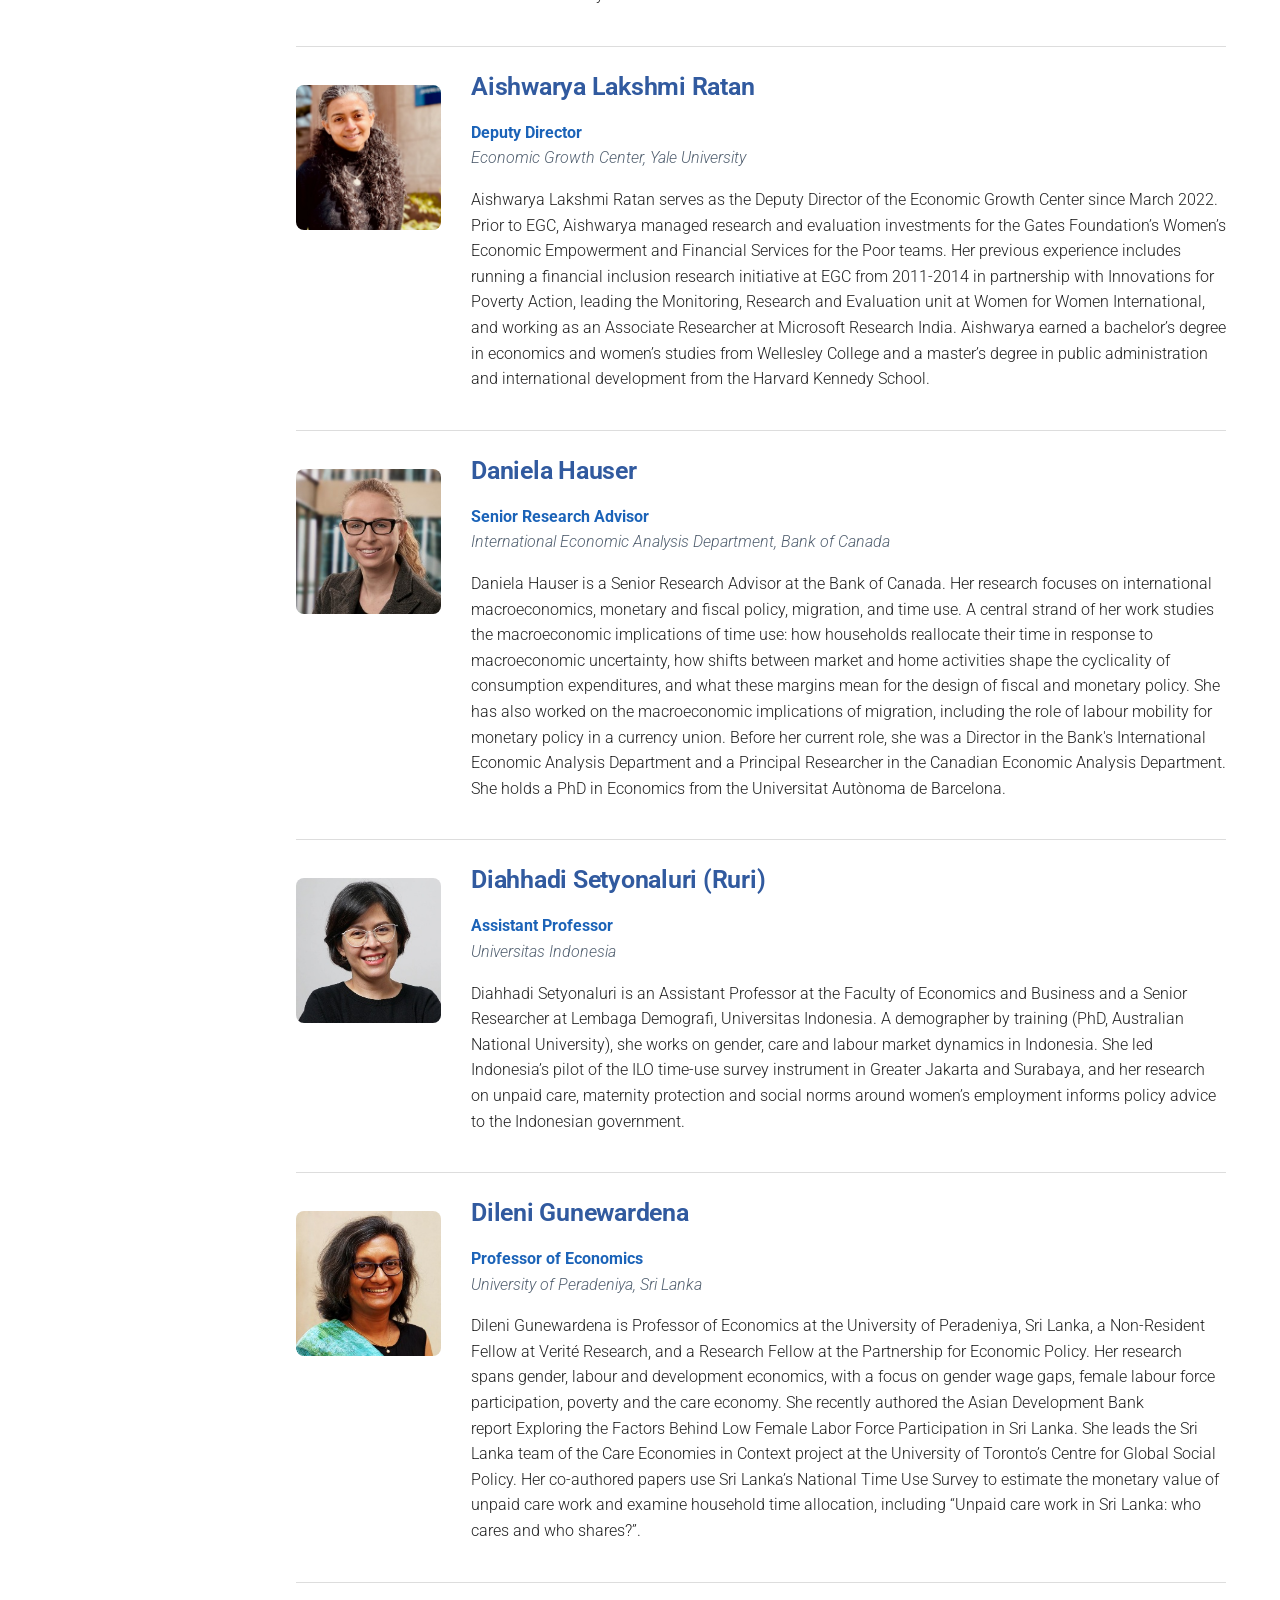
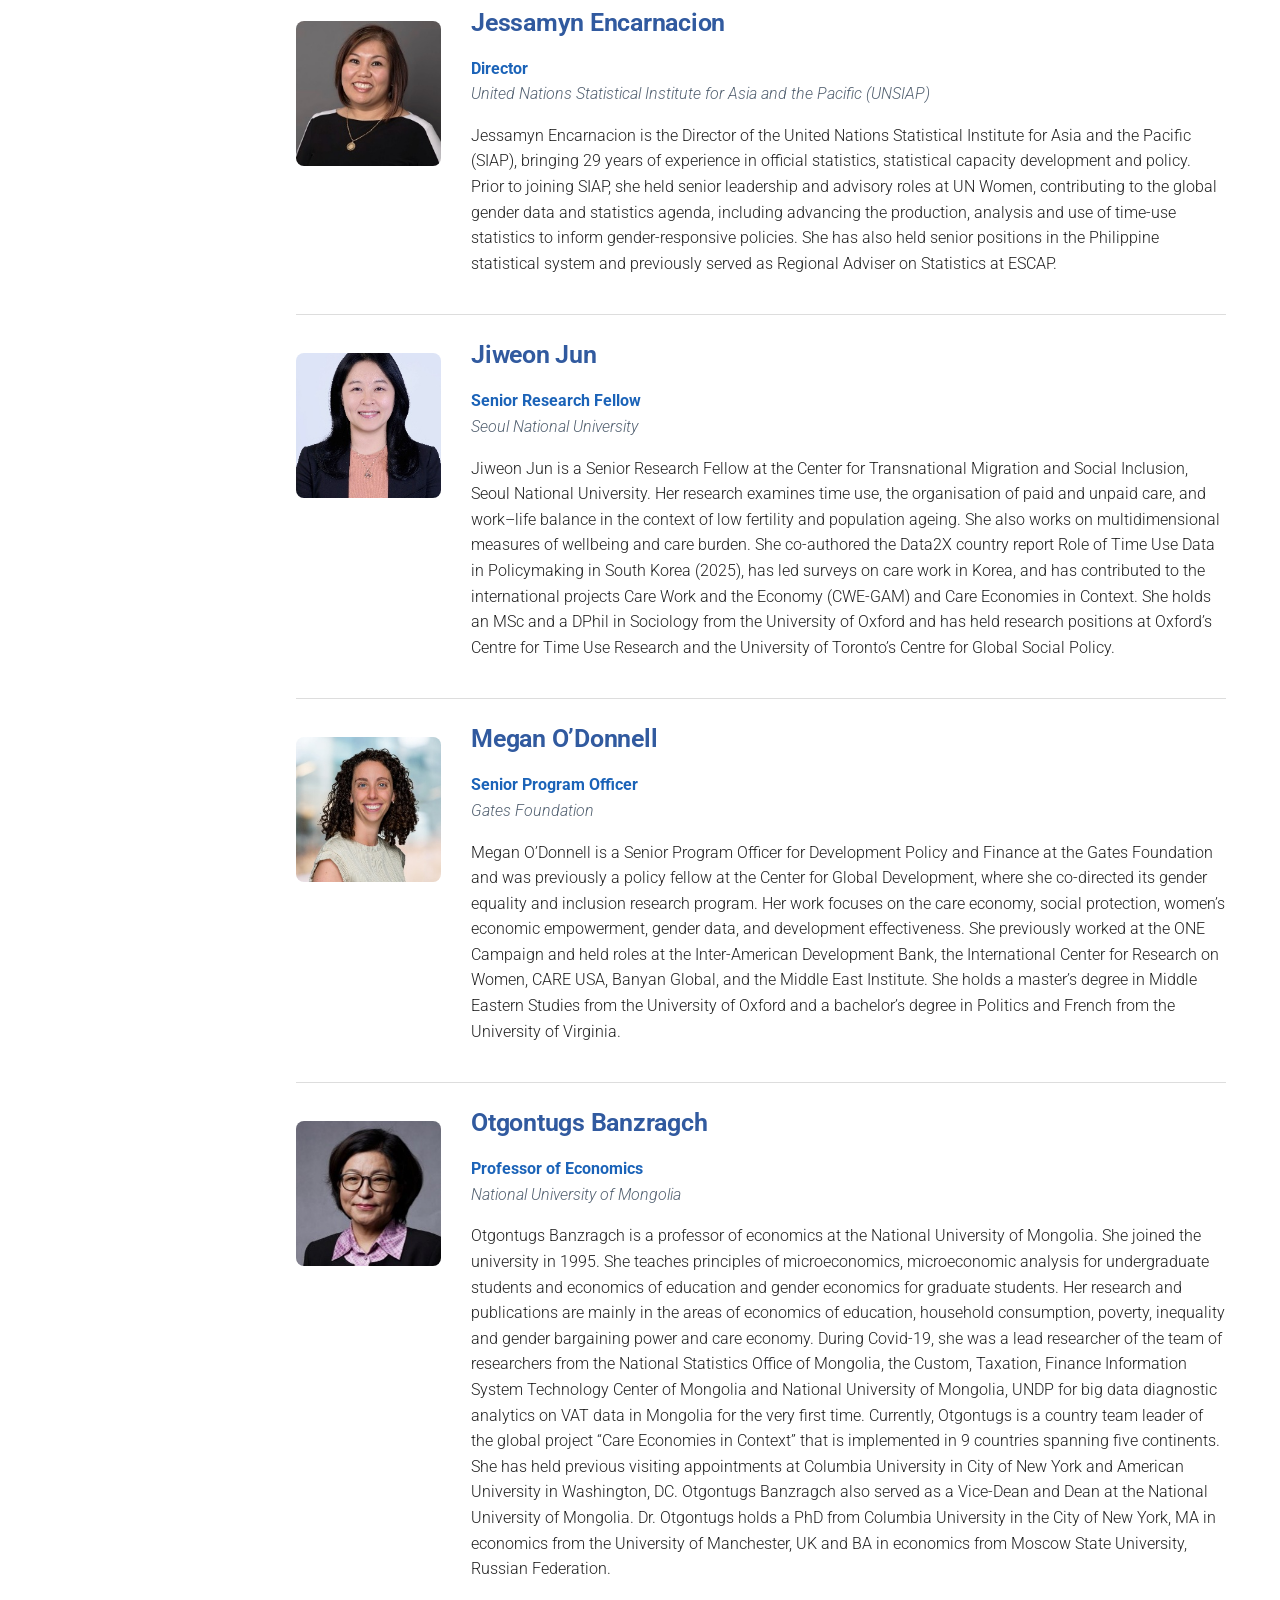
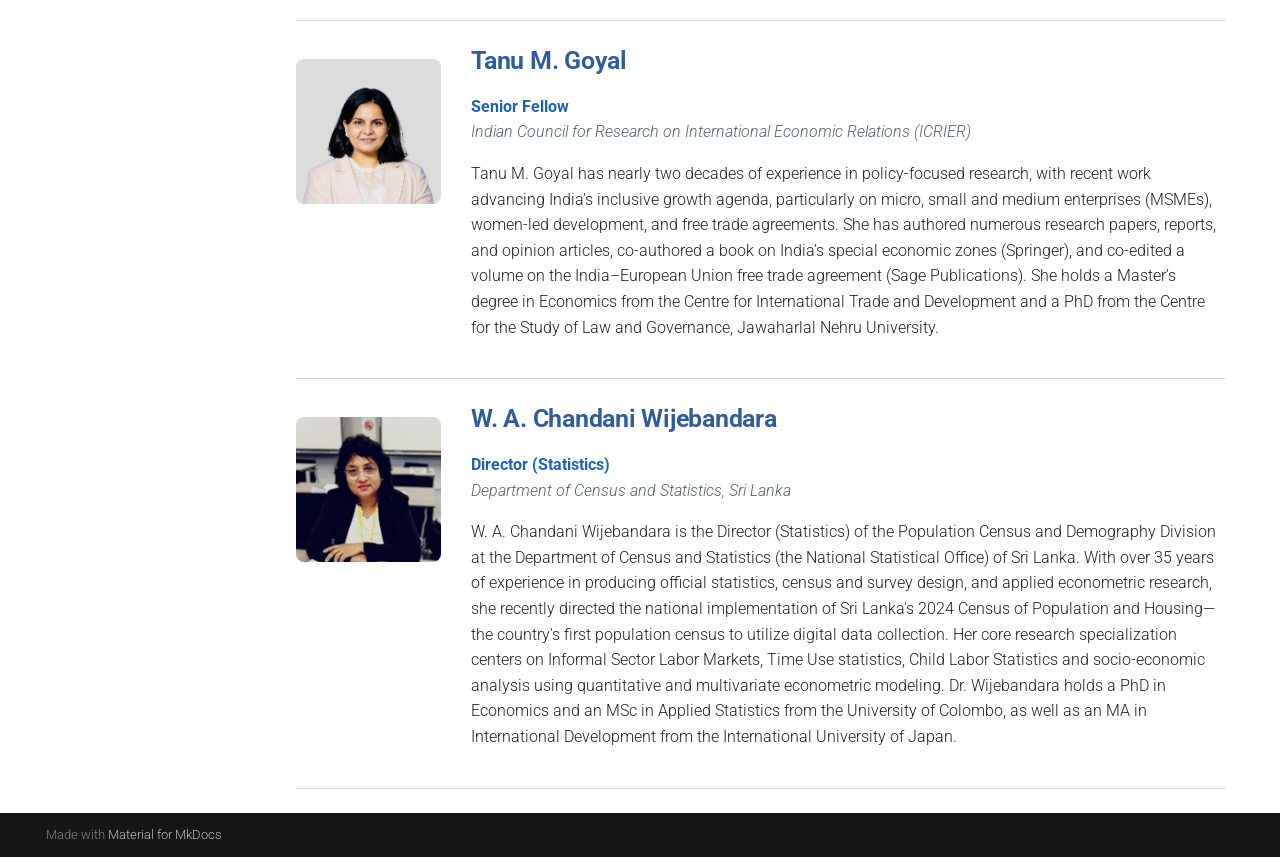
<file: speakers.html>
<!doctype html>
<html lang="en" class="no-js" xmlns:mso="urn:schemas-microsoft-com:office:office" xmlns:msdt="uuid:C2F41010-65B3-11d1-A29F-00AA00C14882">
  <head>
    
      <meta charset="utf-8">
      <meta name="viewport" content="width=device-width,initial-scale=1">
      
        <meta name="description" content="Macroeconomic Analysis and Skills Training Workshop">
      
      
      
      
        <link rel="prev" href="programme.html">
      
      
      
        
      
      
      <link rel="icon" href="assets/images/adb-logo.png">
      <meta name="generator" content="mkdocs-1.6.1, mkdocs-material-9.7.7">
    
    
      
        <title>Speakers - MAST 2026 Workshop</title>
      
    
    
      <link rel="stylesheet" href="assets/stylesheets/main.ec1eaa64.min.css">
      
        
        <link rel="stylesheet" href="assets/stylesheets/palette.ab4e12ef.min.css">
      
      


    
    
      
    
    
      
        
        
        <link rel="preconnect" href="https://fonts.gstatic.com" crossorigin>
        <link rel="stylesheet" href="https://fonts.googleapis.com/css?family=Roboto:300,300i,400,400i,700,700i%7CRoboto+Mono:400,400i,700,700i&display=fallback">
        <style>:root{--md-text-font:"Roboto";--md-code-font:"Roboto Mono"}</style>
      
    
    
      <link rel="stylesheet" href="stylesheets/extra.css">
    
    <script>__md_scope=new URL(".",location),__md_hash=e=>[...e].reduce(((e,_)=>(e<<5)-e+_.charCodeAt(0)),0),__md_get=(e,_=localStorage,t=__md_scope)=>JSON.parse(_.getItem(t.pathname+"."+e)),__md_set=(e,_,t=localStorage,a=__md_scope)=>{try{t.setItem(a.pathname+"."+e,JSON.stringify(_))}catch(e){}}</script>
    
      

    
    
  
<!--[if gte mso 9]><xml>
<mso:CustomDocumentProperties>
<mso:ADBCountry msdt:dt="string"></mso:ADBCountry>
<mso:ia017ac09b1942648b563fe0b2b14d52 msdt:dt="string">ERMR|1b0f6326-b8c9-47db-9084-1685569433b2</mso:ia017ac09b1942648b563fe0b2b14d52>
<mso:d01a0ce1b141461dbfb235a3ab729a2c msdt:dt="string"></mso:d01a0ce1b141461dbfb235a3ab729a2c>
<mso:ADBDocumentSecurity msdt:dt="string"></mso:ADBDocumentSecurity>
<mso:ADBDepartmentOwner msdt:dt="string">4;#ERCD|ab3ec0c9-2ce1-477e-8dd0-15d1f7f6b467</mso:ADBDepartmentOwner>
<mso:MediaServiceImageTags msdt:dt="string"></mso:MediaServiceImageTags>
<mso:ADBDocumentLanguage msdt:dt="string">1;#English|16ac8743-31bb-43f8-9a73-533a041667d6</mso:ADBDocumentLanguage>
<mso:p030e467f78f45b4ae8f7e2c17ea4d82 msdt:dt="string"></mso:p030e467f78f45b4ae8f7e2c17ea4d82>
<mso:d61536b25a8a4fedb48bb564279be82a msdt:dt="string">ERCD|ab3ec0c9-2ce1-477e-8dd0-15d1f7f6b467</mso:d61536b25a8a4fedb48bb564279be82a>
<mso:ADBSector msdt:dt="string"></mso:ADBSector>
<mso:ADBDivision msdt:dt="string">7;#ERMR|1b0f6326-b8c9-47db-9084-1685569433b2</mso:ADBDivision>
<mso:a37ff23a602146d4934a49238d370ca5 msdt:dt="string"></mso:a37ff23a602146d4934a49238d370ca5>
<mso:k985dbdc596c44d7acaf8184f33920f0 msdt:dt="string"></mso:k985dbdc596c44d7acaf8184f33920f0>
<mso:j78542b1fffc4a1c84659474212e3133 msdt:dt="string">ERCD|ab3ec0c9-2ce1-477e-8dd0-15d1f7f6b467</mso:j78542b1fffc4a1c84659474212e3133>
<mso:lcf76f155ced4ddcb4097134ff3c332f msdt:dt="string"></mso:lcf76f155ced4ddcb4097134ff3c332f>
<mso:TaxCatchAll msdt:dt="string">4;#ERCD|ab3ec0c9-2ce1-477e-8dd0-15d1f7f6b467;#3;#ERCD|ab3ec0c9-2ce1-477e-8dd0-15d1f7f6b467;#1;#English|16ac8743-31bb-43f8-9a73-533a041667d6;#7;#ERMR|1b0f6326-b8c9-47db-9084-1685569433b2</mso:TaxCatchAll>
<mso:h00e4aaaf4624e24a7df7f06faa038c6 msdt:dt="string">English|16ac8743-31bb-43f8-9a73-533a041667d6</mso:h00e4aaaf4624e24a7df7f06faa038c6>
<mso:ADBDocumentType msdt:dt="string"></mso:ADBDocumentType>
</mso:CustomDocumentProperties>
</xml><![endif]-->
</head>
  
  
    
    
    
    
    
    <body dir="ltr" data-md-color-scheme="default" data-md-color-primary="indigo" data-md-color-accent="green">
  
    
    <input class="md-toggle" data-md-toggle="drawer" type="checkbox" id="__drawer" autocomplete="off">
    <input class="md-toggle" data-md-toggle="search" type="checkbox" id="__search" autocomplete="off">
    <label class="md-overlay" for="__drawer"></label>
    <div data-md-component="skip">
      
        
        <a href="#speakers-profiles" class="md-skip">
          Skip to content
        </a>
      
    </div>
    <div data-md-component="announce">
      
    </div>
    
    
      

  

<header class="md-header md-header--shadow md-header--lifted" data-md-component="header">
  <nav class="md-header__inner md-grid" aria-label="Header">
    <a href="index.html" title="MAST 2026 Workshop" class="md-header__button md-logo" aria-label="MAST 2026 Workshop" data-md-component="logo">
      
  <img src="assets/images/adb-logo.png" alt="logo">

    </a>
    <label class="md-header__button md-icon" for="__drawer">
      
      <svg xmlns="http://www.w3.org/2000/svg" viewBox="0 0 24 24"><path d="M3 6h18v2H3zm0 5h18v2H3zm0 5h18v2H3z"/></svg>
    </label>
    <div class="md-header__title" data-md-component="header-title">
      <div class="md-header__ellipsis">
        <div class="md-header__topic">
          <span class="md-ellipsis">
            MAST 2026 Workshop
          </span>
        </div>
        <div class="md-header__topic" data-md-component="header-topic">
          <span class="md-ellipsis">
            
              Speakers
            
          </span>
        </div>
      </div>
    </div>
    
      
    
    
    
    
      
      
        <label class="md-header__button md-icon" for="__search">
          
          <svg xmlns="http://www.w3.org/2000/svg" viewBox="0 0 24 24"><path d="M9.5 3A6.5 6.5 0 0 1 16 9.5c0 1.61-.59 3.09-1.56 4.23l.27.27h.79l5 5-1.5 1.5-5-5v-.79l-.27-.27A6.52 6.52 0 0 1 9.5 16 6.5 6.5 0 0 1 3 9.5 6.5 6.5 0 0 1 9.5 3m0 2C7 5 5 7 5 9.5S7 14 9.5 14 14 12 14 9.5 12 5 9.5 5"/></svg>
        </label>
        <div class="md-search" data-md-component="search" role="dialog">
  <label class="md-search__overlay" for="__search"></label>
  <div class="md-search__inner" role="search">
    <form class="md-search__form" name="search">
      <input type="text" class="md-search__input" name="query" aria-label="Search" placeholder="Search" autocapitalize="off" autocorrect="off" autocomplete="off" spellcheck="false" data-md-component="search-query" required>
      <label class="md-search__icon md-icon" for="__search">
        
        <svg xmlns="http://www.w3.org/2000/svg" viewBox="0 0 24 24"><path d="M9.5 3A6.5 6.5 0 0 1 16 9.5c0 1.61-.59 3.09-1.56 4.23l.27.27h.79l5 5-1.5 1.5-5-5v-.79l-.27-.27A6.52 6.52 0 0 1 9.5 16 6.5 6.5 0 0 1 3 9.5 6.5 6.5 0 0 1 9.5 3m0 2C7 5 5 7 5 9.5S7 14 9.5 14 14 12 14 9.5 12 5 9.5 5"/></svg>
        
        <svg xmlns="http://www.w3.org/2000/svg" viewBox="0 0 24 24"><path d="M20 11v2H8l5.5 5.5-1.42 1.42L4.16 12l7.92-7.92L13.5 5.5 8 11z"/></svg>
      </label>
      <nav class="md-search__options" aria-label="Search">
        
        <button type="reset" class="md-search__icon md-icon" title="Clear" aria-label="Clear" tabindex="-1">
          
          <svg xmlns="http://www.w3.org/2000/svg" viewBox="0 0 24 24"><path d="M19 6.41 17.59 5 12 10.59 6.41 5 5 6.41 10.59 12 5 17.59 6.41 19 12 13.41 17.59 19 19 17.59 13.41 12z"/></svg>
        </button>
      </nav>
      
    </form>
    <div class="md-search__output">
      <div class="md-search__scrollwrap" tabindex="0" data-md-scrollfix>
        <div class="md-search-result" data-md-component="search-result">
          <div class="md-search-result__meta">
            Initializing search
          </div>
          <ol class="md-search-result__list" role="presentation"></ol>
        </div>
      </div>
    </div>
  </div>
</div>
      
    
    
  </nav>
  
    
      
<nav class="md-tabs" aria-label="Tabs" data-md-component="tabs">
  <div class="md-grid">
    <ul class="md-tabs__list">
      
        
  
  
  
  
    <li class="md-tabs__item">
      <a href="index.html" class="md-tabs__link">
        
  
  
    
  
  Home

      </a>
    </li>
  

      
        
  
  
  
  
    <li class="md-tabs__item">
      <a href="programme.html" class="md-tabs__link">
        
  
  
    
  
  Programme

      </a>
    </li>
  

      
        
  
  
  
    
  
  
    <li class="md-tabs__item md-tabs__item--active">
      <a href="speakers.html" class="md-tabs__link">
        
  
  
    
  
  Speakers

      </a>
    </li>
  

      
    </ul>
  </div>
</nav>
    
  
</header>
    
    <div class="md-container" data-md-component="container">
      
      
  
        
      
  

      <main class="md-main" data-md-component="main">
        <div class="md-main__inner md-grid">
          
            
              
              <div class="md-sidebar md-sidebar--primary" data-md-component="sidebar" data-md-type="navigation" >
                <div class="md-sidebar__scrollwrap">
                  <div class="md-sidebar__inner">
                    


  


<nav class="md-nav md-nav--primary md-nav--lifted" aria-label="Navigation" data-md-level="0">
  <label class="md-nav__title" for="__drawer">
    <a href="index.html" title="MAST 2026 Workshop" class="md-nav__button md-logo" aria-label="MAST 2026 Workshop" data-md-component="logo">
      
  <img src="assets/images/adb-logo.png" alt="logo">

    </a>
    MAST 2026 Workshop
  </label>
  
  <ul class="md-nav__list" data-md-scrollfix>
    
      
      
  
  
  
  
    <li class="md-nav__item">
      <a href="index.html" class="md-nav__link">
        
  
  
  <span class="md-ellipsis">
    
  
    Home
  

    
  </span>
  
  

      </a>
    </li>
  

    
      
      
  
  
  
  
    <li class="md-nav__item">
      <a href="programme.html" class="md-nav__link">
        
  
  
  <span class="md-ellipsis">
    
  
    Programme
  

    
  </span>
  
  

      </a>
    </li>
  

    
      
      
  
  
    
  
  
  
    <li class="md-nav__item md-nav__item--active">
      
      <input class="md-nav__toggle md-toggle" type="checkbox" id="__toc">
      
      
        
      
      
        <label class="md-nav__link md-nav__link--active" for="__toc">
          
  
  
  <span class="md-ellipsis">
    
  
    Speakers
  

    
  </span>
  
  

          <span class="md-nav__icon md-icon"></span>
        </label>
      
      <a href="speakers.html" class="md-nav__link md-nav__link--active">
        
  
  
  <span class="md-ellipsis">
    
  
    Speakers
  

    
  </span>
  
  

      </a>
      
        

<nav class="md-nav md-nav--secondary" aria-label="Speakers">
  
  
  
    
  
  
    <label class="md-nav__title" for="__toc">
      <span class="md-nav__icon md-icon"></span>
      Speakers
    </label>
    <ul class="md-nav__list" data-md-component="toc" data-md-scrollfix>
      
        <li class="md-nav__item">
  <a href="#eka-chandra-buana" class="md-nav__link">
    <span class="md-ellipsis">
      
        Eka Chandra Buana
      
    </span>
  </a>
  
</li>
      
        <li class="md-nav__item">
  <a href="#bobur-alimov" class="md-nav__link">
    <span class="md-ellipsis">
      
        Bobur Alimov
      
    </span>
  </a>
  
</li>
      
        <li class="md-nav__item">
  <a href="#matteo-lanzafame" class="md-nav__link">
    <span class="md-ellipsis">
      
        Matteo Lanzafame
      
    </span>
  </a>
  
</li>
      
        <li class="md-nav__item">
  <a href="#madhavi-pundit" class="md-nav__link">
    <span class="md-ellipsis">
      
        Madhavi Pundit
      
    </span>
  </a>
  
</li>
      
        <li class="md-nav__item">
  <a href="#jaqueson-galimberti" class="md-nav__link">
    <span class="md-ellipsis">
      
        Jaqueson Galimberti
      
    </span>
  </a>
  
</li>
      
        <li class="md-nav__item">
  <a href="#gabriele-ciminelli" class="md-nav__link">
    <span class="md-ellipsis">
      
        Gabriele Ciminelli
      
    </span>
  </a>
  
</li>
      
        <li class="md-nav__item">
  <a href="#arturo-m-martinez-jr" class="md-nav__link">
    <span class="md-ellipsis">
      
        Arturo M. Martinez, Jr.
      
    </span>
  </a>
  
</li>
      
        <li class="md-nav__item">
  <a href="#hema-swaminathan" class="md-nav__link">
    <span class="md-ellipsis">
      
        Hema Swaminathan
      
    </span>
  </a>
  
</li>
      
        <li class="md-nav__item">
  <a href="#roshen-fernando" class="md-nav__link">
    <span class="md-ellipsis">
      
        Roshen Fernando
      
    </span>
  </a>
  
</li>
      
        <li class="md-nav__item">
  <a href="#dennis-sorino" class="md-nav__link">
    <span class="md-ellipsis">
      
        Dennis Sorino
      
    </span>
  </a>
  
</li>
      
        <li class="md-nav__item">
  <a href="#ed-kieran-c-reyes" class="md-nav__link">
    <span class="md-ellipsis">
      
        Ed Kieran C. Reyes
      
    </span>
  </a>
  
</li>
      
        <li class="md-nav__item">
  <a href="#joseph-albert-bulan" class="md-nav__link">
    <span class="md-ellipsis">
      
        Joseph Albert Bulan
      
    </span>
  </a>
  
</li>
      
        <li class="md-nav__item">
  <a href="#patrick-jaime-a-simba" class="md-nav__link">
    <span class="md-ellipsis">
      
        Patrick Jaime A. Simba
      
    </span>
  </a>
  
</li>
      
        <li class="md-nav__item">
  <a href="#aishwarya-lakshmi-ratan" class="md-nav__link">
    <span class="md-ellipsis">
      
        Aishwarya Lakshmi Ratan
      
    </span>
  </a>
  
</li>
      
        <li class="md-nav__item">
  <a href="#daniela-hauser" class="md-nav__link">
    <span class="md-ellipsis">
      
        Daniela Hauser
      
    </span>
  </a>
  
</li>
      
        <li class="md-nav__item">
  <a href="#diahhadi-setyonaluri-ruri" class="md-nav__link">
    <span class="md-ellipsis">
      
        Diahhadi Setyonaluri (Ruri)
      
    </span>
  </a>
  
</li>
      
        <li class="md-nav__item">
  <a href="#dileni-gunewardena" class="md-nav__link">
    <span class="md-ellipsis">
      
        Dileni Gunewardena
      
    </span>
  </a>
  
</li>
      
        <li class="md-nav__item">
  <a href="#jessamyn-encarnacion" class="md-nav__link">
    <span class="md-ellipsis">
      
        Jessamyn Encarnacion
      
    </span>
  </a>
  
</li>
      
        <li class="md-nav__item">
  <a href="#jiweon-jun" class="md-nav__link">
    <span class="md-ellipsis">
      
        Jiweon Jun
      
    </span>
  </a>
  
</li>
      
        <li class="md-nav__item">
  <a href="#megan-odonnell" class="md-nav__link">
    <span class="md-ellipsis">
      
        Megan O’Donnell
      
    </span>
  </a>
  
</li>
      
        <li class="md-nav__item">
  <a href="#otgontugs-banzragch" class="md-nav__link">
    <span class="md-ellipsis">
      
        Otgontugs Banzragch
      
    </span>
  </a>
  
</li>
      
<li class="md-nav__item">
  <a href="#tanu-m-goyal" class="md-nav__link">
    <span class="md-ellipsis">
      
        Tanu M. Goyal
      
    </span>
  </a>
  
</li>

<li class="md-nav__item">
  <a href="#chandani-wijebandara" class="md-nav__link">
    <span class="md-ellipsis">
      
        W. A. Chandani Wijebandara
      
    </span>
  </a>
  
</li>

    </ul>
  
</nav>
      
    </li>
  

    
  </ul>
</nav>
                  </div>
                </div>
              </div>
            
            
              
              <div class="md-sidebar md-sidebar--secondary" data-md-component="sidebar" data-md-type="toc" >
                <div class="md-sidebar__scrollwrap">
                  <div class="md-sidebar__inner">
                    

<nav class="md-nav md-nav--secondary" aria-label="Speakers">
  
  
  
    
  
  
    <label class="md-nav__title" for="__toc">
      <span class="md-nav__icon md-icon"></span>
      Speakers
    </label>
    <ul class="md-nav__list" data-md-component="toc" data-md-scrollfix>
      
        <li class="md-nav__item">
  <a href="#eka-chandra-buana" class="md-nav__link">
    <span class="md-ellipsis">
      
        Eka Chandra Buana
      
    </span>
  </a>
  
</li>
      
        <li class="md-nav__item">
  <a href="#bobur-alimov" class="md-nav__link">
    <span class="md-ellipsis">
      
        Bobur Alimov
      
    </span>
  </a>
  
</li>
      
        <li class="md-nav__item">
  <a href="#matteo-lanzafame" class="md-nav__link">
    <span class="md-ellipsis">
      
        Matteo Lanzafame
      
    </span>
  </a>
  
</li>
      
        <li class="md-nav__item">
  <a href="#madhavi-pundit" class="md-nav__link">
    <span class="md-ellipsis">
      
        Madhavi Pundit
      
    </span>
  </a>
  
</li>
      
        <li class="md-nav__item">
  <a href="#jaqueson-galimberti" class="md-nav__link">
    <span class="md-ellipsis">
      
        Jaqueson Galimberti
      
    </span>
  </a>
  
</li>
      
        <li class="md-nav__item">
  <a href="#gabriele-ciminelli" class="md-nav__link">
    <span class="md-ellipsis">
      
        Gabriele Ciminelli
      
    </span>
  </a>
  
</li>
      
        <li class="md-nav__item">
  <a href="#arturo-m-martinez-jr" class="md-nav__link">
    <span class="md-ellipsis">
      
        Arturo M. Martinez, Jr.
      
    </span>
  </a>
  
</li>
      
        <li class="md-nav__item">
  <a href="#hema-swaminathan" class="md-nav__link">
    <span class="md-ellipsis">
      
        Hema Swaminathan
      
    </span>
  </a>
  
</li>
      
        <li class="md-nav__item">
  <a href="#roshen-fernando" class="md-nav__link">
    <span class="md-ellipsis">
      
        Roshen Fernando
      
    </span>
  </a>
  
</li>
      
        <li class="md-nav__item">
  <a href="#dennis-sorino" class="md-nav__link">
    <span class="md-ellipsis">
      
        Dennis Sorino
      
    </span>
  </a>
  
</li>
      
        <li class="md-nav__item">
  <a href="#ed-kieran-c-reyes" class="md-nav__link">
    <span class="md-ellipsis">
      
        Ed Kieran C. Reyes
      
    </span>
  </a>
  
</li>
      
        <li class="md-nav__item">
  <a href="#joseph-albert-bulan" class="md-nav__link">
    <span class="md-ellipsis">
      
        Joseph Albert Bulan
      
    </span>
  </a>
  
</li>
      
        <li class="md-nav__item">
  <a href="#patrick-jaime-a-simba" class="md-nav__link">
    <span class="md-ellipsis">
      
        Patrick Jaime A. Simba
      
    </span>
  </a>
  
</li>
      
        <li class="md-nav__item">
  <a href="#aishwarya-lakshmi-ratan" class="md-nav__link">
    <span class="md-ellipsis">
      
        Aishwarya Lakshmi Ratan
      
    </span>
  </a>
  
</li>
      
        <li class="md-nav__item">
  <a href="#daniela-hauser" class="md-nav__link">
    <span class="md-ellipsis">
      
        Daniela Hauser
      
    </span>
  </a>
  
</li>
      
        <li class="md-nav__item">
  <a href="#diahhadi-setyonaluri-ruri" class="md-nav__link">
    <span class="md-ellipsis">
      
        Diahhadi Setyonaluri (Ruri)
      
    </span>
  </a>
  
</li>
      
        <li class="md-nav__item">
  <a href="#dileni-gunewardena" class="md-nav__link">
    <span class="md-ellipsis">
      
        Dileni Gunewardena
      
    </span>
  </a>
  
</li>
      
        <li class="md-nav__item">
  <a href="#jessamyn-encarnacion" class="md-nav__link">
    <span class="md-ellipsis">
      
        Jessamyn Encarnacion
      
    </span>
  </a>
  
</li>
      
        <li class="md-nav__item">
  <a href="#jiweon-jun" class="md-nav__link">
    <span class="md-ellipsis">
      
        Jiweon Jun
      
    </span>
  </a>
  
</li>
      
        <li class="md-nav__item">
  <a href="#megan-odonnell" class="md-nav__link">
    <span class="md-ellipsis">
      
        Megan O’Donnell
      
    </span>
  </a>
  
</li>
      
        <li class="md-nav__item">
  <a href="#otgontugs-banzragch" class="md-nav__link">
    <span class="md-ellipsis">
      
        Otgontugs Banzragch
      
    </span>
  </a>
  
</li>
      
        <li class="md-nav__item">
  <a href="#tanu-m-goyal" class="md-nav__link">
    <span class="md-ellipsis">
      
        Tanu M. Goyal
      
    </span>
  </a>
  
</li>

<li class="md-nav__item">
  <a href="#chandani-wijebandara" class="md-nav__link">
    <span class="md-ellipsis">
      
        W. A. Chandani Wijebandara
      
    </span>
  </a>
  
</li>

      
    </ul>
  
</nav>
                  </div>
                </div>
              </div>
            
          
          
            <div class="md-content" data-md-component="content">
              
              <article class="md-content__inner md-typeset">
                
                  



<h1 id="speakers-profiles">Speakers’ Profiles</h1>
<div class="profile">
<p><img alt="Portrait of Eka Chandra Buana" src="assets/images/speakers/image2.jpeg" /></p>
<div>
<h2 id="eka-chandra-buana">Eka Chandra Buana</h2>
<p><span class="role">Deputy Minister</span><br />
<span class="org">Macroeconomic Development Planning of the Ministry of National Development Planning/ BAPPENAS</span></p>
<p>Eka Chandra Buana is Deputy Minister for Macro Planning and Development at Indonesia’s Ministry of National Development Planning (Bappenas). He oversees macroeconomic planning and policy analysis to support Indonesia’s long-term development objectives. Before his current role, he served as Director for Macro Planning and Statistical Analysis. He holds a Master of Economics from Georgia State University and a Doctorate in Leadership and Policy Innovation at Gadjah Mada University.</p>
</div>
</div>
<div class="profile">
<p><img alt="Portrait of Bobur Alimov" src="assets/images/speakers/image3.jpeg" /></p>
<div>
<h2 id="bobur-alimov">Bobur Alimov</h2>
<p><span class="role">Country Director</span><br />
<span class="org">Indonesia Resident Mission, Asian Development Bank</span></p>
<p>Bobur Alimov is the Country Director of ADB’s Indonesia Resident Mission, where he leads ADB's operations and engagement with the government, development partners, and private sector. He brings more than 28 years of professional experience, including more than 23 years in ADB, having held senior positions in Indonesia and the Kyrgyz Republic resident missions, the Central and West Asia Department, the Southeast Asia Department, Strategy, Policy and Partnerships Department and Transformation Office. He holds a Doctorate and Master’s degree in Economics from the University of Connecticut.</p>
</div>
</div>
<div class="profile">
<p><img alt="Portrait of Matteo Lanzafame" src="assets/images/speakers/image4.png" /></p>
<div>
<h2 id="matteo-lanzafame">Matteo Lanzafame</h2>
<p><span class="role">Director</span><br />
<span class="org">Macroeconomics Research Division, Economic Research and Development Impact Department (ERDI), Asian Development Bank</span></p>
<p>Matteo Lanzafame leads ADB’s Macroeconomics Research Division and oversees research and analysis supporting the Asian Development Outlook and other flagship publications. His research interests include macroeconomic policy, economic growth, labor markets, productivity, and structural transformation. He regularly leads regional assessments of economic developments and policy challenges across Asia and the Pacific. Prior to joining ADB in 2019, Dr. Lanzafame was Associate Professor of Political Economy at the University of Messina in Italy. He holds a Master’s degree in Development Economics and a PhD in Economics from the University of Kent, United Kingdom.</p>
</div>
</div>
<div class="profile">
<p><img alt="Portrait of Madhavi Pundit" src="assets/images/speakers/image5.jpeg" /></p>
<div>
<h2 id="madhavi-pundit">Madhavi Pundit</h2>
<p><span class="role">Principal Economist</span><br />
<span class="org">Macroeconomics Research Division, Economic Research and Development Impact Department (ERDI), Asian Development Bank</span></p>
<p>Madhavi Pundit contributes to flagship publications, including the Asian Development Outlook and Asia-Pacific Climate Reports, providing research and policy analysis on macroeconomics, development, environmental, climate, and resilience issues. She recently led the APCR2025: Unlocking Nature for Development project and a Knowledge Technical Assistance on data for disaster impact assessments. Madhavi earned her Ph.D. in Economics from Boston College, USA, and was previously an Assistant Professor at the National Institute of Public Finance and Policy in New Delhi, India.</p>
</div>
</div>
<div class="profile">
<p><img alt="Portrait of Jaqueson Galimberti" src="assets/images/speakers/image6.jpeg" /></p>
<div>
<h2 id="jaqueson-galimberti">Jaqueson Galimberti</h2>
<p><span class="role">Senior Economist</span><br />
<span class="org">Macroeconomics Research Division, Economic Research and Development Impact Department (ERDI), Asian Development Bank</span></p>
<p>Prior to joining ADB, Jaqueson worked as a Senior Economic Analyst at the Reserve Bank of New Zealand and as an Associate Professor at Auckland University of Technology. He obtained his PhD in Economics from the University of Manchester and worked as a postdoctoral researcher at ETH Zurich. His research is about macroeconomics with a focus on quantitative applications in measurement, forecasting, and the modelling of economic expectations. He has a track record of publications in top academic journals in the areas of macroeconomics and computational economics. In his recent research projects, he has been approaching issues such as growth forecasting and inequality measurement with the use of geospatial data.</p>
</div>
</div>
<div class="profile">
<p><img alt="Portrait of Gabriele Ciminelli" src="assets/images/speakers/image7.jpeg" /></p>
<div>
<h2 id="gabriele-ciminelli">Gabriele Ciminelli</h2>
<p><span class="role">Senior Economist</span><br />
<span class="org">Macroeconomics Research Division, Economic Research and Development Impact Department (ERDI), Asian Development Bank</span></p>
<p>Gabriele Ciminelli contributes to flagship macroeconomic analysis, leads country diagnostics on structural reforms, and conducts research on macroeconomic policy, international finance, labor markets, and political economy. His work emphasizes policy-relevant empirical analysis and has been published in leading academic journals and informed policy reports at ADB, the OECD, and IMF. He received a PhD in Economics from the University of Amsterdam and the Tinbergen Institute in 2018.</p>
</div>
</div>
<div class="profile">
<p><img alt="Portrait of Arturo M. Martinez, Jr." src="assets/images/speakers/image8.jpeg" /></p>
<div>
<h2 id="arturo-m-martinez-jr">Arturo M. Martinez, Jr.</h2>
<p><span class="role">Senior Statistician</span><br />
<span class="org">Statistics and Data Innovation Unit, Economic Research and Development Impact Department, Asian Development Bank</span></p>
<p>Arturo Martinez Jr. coordinates the Key Indicators for Asia and the Pacific – ADB’s flagship statistical publication and specializes in poverty measurement theory and the compilation of Sustainable Development Goal (SDG) indicators. His work focuses on enhancing statistical capacity in developing member countries through innovative methodologies and the integration of big data sources such as satellite imagery and geospatial analytics. Before joining ADB, he was a Research Fellow at the University of Queensland’s Institute for Social Science Research, where he conducted studies on social and economic inequality and mobility. He earned his PhD in Social Statistics from the University of Queensland, and holds both bachelor’s and master’s degrees in Statistics from the University of the Philippines Diliman.</p>
</div>
</div>
<div class="profile">
<p><img alt="Portrait of Hema Swaminathan" src="assets/images/speakers/image9.jpeg" /></p>
<div>
<h2 id="hema-swaminathan">Hema Swaminathan</h2>
<p><span class="role">Senior Economist (Gender)</span><br />
<span class="org">Economic Research and Operations Support Division, Asian Development Bank</span></p>
<p>Hema Swaminathan's research focuses on a range of issues including strengthening gender statistics across domains, improving survey methodology for individual-level data collection, policy applications of time use data, and a broad interest in poverty and inequality from a gender perspective. She was a lead researcher in the Gender Asset Gap Project, which pioneered the collection of individual-level data on asset ownership and contributed to international guidelines on gender-disaggregated wealth measurement. She has published extensively in leading journals, serves as an associate editor of Feminist Economics, and was previously Professor at the Indian Institute of Management Bangalore. She has a master’s in Economics from the University of Bristol and PhD in Agricultural Economics from the Pennsylvania State University.</p>
</div>
</div>
<div class="profile">
<p><img alt="Portrait of Roshen Fernando" src="assets/images/speakers/image10.jpeg" /></p>
<div>
<h2 id="roshen-fernando">Roshen Fernando</h2>
<p><span class="role">Economist</span><br />
<span class="org">Macroeconomics Research Division, Economic Research and Development Impact Department (ERDI), Asian Development Bank</span></p>
<p>Roshen Fernando contributes to ERMR research and policy analysis on macroeconomics, growth, inflation, digital transformation, artificial intelligence, and economic development in Asia and the Pacific. Before joining ADB, Roshen worked as a consultant with the World Bank, where he co-developed economic models to assess the impact pathways of climate transition policies to inform advisory and analytical products. He earned his PhD in economics from the Australian National University with research covering the economic effects of COVID-19, climate change, and antimicrobial resistance.</p>
</div>
</div>
<div class="profile">
<p><img alt="Portrait of Dennis Sorino" src="assets/images/speakers/image11.jpeg" /></p>
<div>
<h2 id="dennis-sorino">Dennis Sorino</h2>
<p><span class="role">Senior Economics Officer</span><br />
<span class="org">Macroeconomics Research Division, Economic Research and Development Impact Department (ERDI), Asian Development Bank</span></p>
<p>Dennis E. Sorino specializes in macroeconomic analysis, forecasting, monetary policy assessment, and economic modeling. He supports regional technical assistance projects, contributes to flagship economic publications, and conducts capacity-building programs for policymakers and central banks across Asia and the Pacific. He developed and maintained ERMR's key data portals and macroeconomic dashboards used for monitoring the economic activities of member DMCs. He holds an MA in Applied Statistics from the Polytechnic University of the Philippines and an MA in International Development from the International University of Japan.</p>
</div>
</div>
<div class="profile">
<p><img alt="Portrait of Ed Kieran C. Reyes" src="assets/images/speakers/image12.jpeg" /></p>
<div>
<h2 id="ed-kieran-c-reyes">Ed Kieran C. Reyes</h2>
<p><span class="role">Associate Economics Officer</span><br />
<span class="org">Economic Research and Development Impact Department, Asian Development Bank</span></p>
<p>Ed Kieran Reyes’ work centers on macroeconomic surveillance and analysis, with an emphasis on data science and statistical methodologies. Previously, he worked as a consultant in ADB’s Data Division, focusing on big data analytics to support development research. He holds a bachelor’s degree in Statistics and a master’s degree in Development Economics, both from the University of the Philippines.</p>
</div>
</div>
<div class="profile">
<p><img alt="Portrait of Joseph Albert Bulan" src="assets/images/speakers/image13.jpg" /></p>
<div>
<h2 id="joseph-albert-bulan">Joseph Albert Bulan</h2>
<p><span class="role">Associate Statistics Officer</span><br />
<span class="org">Statistics and Data Innovation Unit, Economic Research and Development Impact Department, Asian Development Bank</span></p>
<p>Joseph Albert Bulan serves as one of ADB’s focal persons for poverty and inequality statistics. He contributes to the compilation of indicators for ADB’s flagship Key Indicators for Asia and the Pacific publication. Before joining ADB, he worked as a Statistical Specialist at the Philippine Statistics Authority, focusing on poverty measurement, SDG monitoring, and small-area estimation. He holds a Bachelor of Statistics degree from the University of the Philippines Los Baños.</p>
</div>
</div>
<div class="profile">
<p><img alt="Portrait of Patrick Jaime A. Simba" src="assets/images/speakers/image14.jpeg" /></p>
<div>
<h2 id="patrick-jaime-a-simba">Patrick Jaime A. Simba</h2>
<p><span class="role">Economics Analyst (Data Management)</span><br />
<span class="org">Macroeconomics Research Division, Economic Research and Development Impact Department (ERDI), Asian Development Bank</span></p>
<p>Patrick Jaime A. Simba’s work centers on macroeconomic surveillance, regional economic analysis, and policy research covering growth, inflation, and development challenges in Asia and the Pacific. He contributes to ADB’s analytical and flagship research outputs. He holds a Bachelor of Science in Economics from the University of Minnesota Twin Cities.</p>
</div>
</div>
<div class="profile">
<p><img alt="Portrait of Aishwarya Lakshmi Ratan" src="assets/images/speakers/image15.jpeg" /></p>
<div>
<h2 id="aishwarya-lakshmi-ratan">Aishwarya Lakshmi Ratan</h2>
<p><span class="role">Deputy Director</span><br />
<span class="org">Economic Growth Center, Yale University</span></p>
<p>Aishwarya Lakshmi Ratan serves as the Deputy Director of the Economic Growth Center since March 2022. Prior to EGC, Aishwarya managed research and evaluation investments for the Gates Foundation’s Women’s Economic Empowerment and Financial Services for the Poor teams. Her previous experience includes running a financial inclusion research initiative at EGC from 2011-2014 in partnership with Innovations for Poverty Action, leading the Monitoring, Research and Evaluation unit at Women for Women International, and working as an Associate Researcher at Microsoft Research India. Aishwarya earned a bachelor’s degree in economics and women’s studies from Wellesley College and a master’s degree in public administration and international development from the Harvard Kennedy School.</p>
</div>
</div>
<div class="profile">
<p><img alt="Portrait of Daniela Hauser" src="assets/images/speakers/image16.jpg" /></p>
<div>
<h2 id="daniela-hauser">Daniela Hauser</h2>
<p><span class="role">Senior Research Advisor</span><br />
<span class="org">International Economic Analysis Department, Bank of Canada</span></p>
<p>Daniela Hauser is a Senior Research Advisor at the Bank of Canada. Her research focuses on international macroeconomics, monetary and fiscal policy, migration, and time use. A central strand of her work studies the macroeconomic implications of time use: how households reallocate their time in response to macroeconomic uncertainty, how shifts between market and home activities shape the cyclicality of consumption expenditures, and what these margins mean for the design of fiscal and monetary policy. She has also worked on the macroeconomic implications of migration, including the role of labour mobility for monetary policy in a currency union. Before her current role, she was a Director in the Bank's International Economic Analysis Department and a Principal Researcher in the Canadian Economic Analysis Department. She holds a PhD in Economics from the Universitat Autònoma de Barcelona.</p>
</div>
</div>
<div class="profile">
<p><img alt="Portrait of Diahhadi Setyonaluri (Ruri)" src="assets/images/speakers/image17.jpeg" /></p>
<div>
<h2 id="diahhadi-setyonaluri-ruri">Diahhadi Setyonaluri (Ruri)</h2>
<p><span class="role">Assistant Professor</span><br />
<span class="org">Universitas Indonesia</span></p>
<p>Diahhadi Setyonaluri is an Assistant Professor at the Faculty of Economics and Business and a Senior Researcher at Lembaga Demografi, Universitas Indonesia. A demographer by training (PhD, Australian National University), she works on gender, care and labour market dynamics in Indonesia. She led Indonesia’s pilot of the ILO time-use survey instrument in Greater Jakarta and Surabaya, and her research on unpaid care, maternity protection and social norms around women’s employment informs policy advice to the Indonesian government.</p>
</div>
</div>
<div class="profile">
<p><img alt="Portrait of Dileni Gunewardena" src="assets/images/speakers/image18.jpeg" /></p>
<div>
<h2 id="dileni-gunewardena">Dileni Gunewardena</h2>
<p><span class="role">Professor of Economics</span><br />
<span class="org">University of Peradeniya, Sri Lanka</span></p>
<p>Dileni Gunewardena is Professor of Economics at the University of Peradeniya, Sri Lanka, a Non-Resident Fellow at Verité Research, and a Research Fellow at the Partnership for Economic Policy. Her research spans gender, labour and development economics, with a focus on gender wage gaps, female labour force participation, poverty and the care economy. She recently authored the Asian Development Bank report Exploring the Factors Behind Low Female Labor Force Participation in Sri Lanka. She leads the Sri Lanka team of the Care Economies in Context project at the University of Toronto’s Centre for Global Social Policy. Her co-authored papers use Sri Lanka’s National Time Use Survey to estimate the monetary value of unpaid care work and examine household time allocation, including “Unpaid care work in Sri Lanka: who cares and who shares?”.</p>
</div>
</div>
<div class="profile">
<p><img alt="Portrait of Jessamyn Encarnacion" src="assets/images/speakers/image19.jpeg" /></p>
<div>
<h2 id="jessamyn-encarnacion">Jessamyn Encarnacion</h2>
<p><span class="role">Director</span><br />
<span class="org">United Nations Statistical Institute for Asia and the Pacific (UNSIAP)</span></p>
<p>Jessamyn Encarnacion is the Director of the United Nations Statistical Institute for Asia and the Pacific (SIAP), bringing 29 years of experience in official statistics, statistical capacity development and policy. Prior to joining SIAP, she held senior leadership and advisory roles at UN Women, contributing to the global gender data and statistics agenda, including advancing the production, analysis and use of time-use statistics to inform gender-responsive policies. She has also held senior positions in the Philippine statistical system and previously served as Regional Adviser on Statistics at ESCAP.</p>
</div>
</div>
<div class="profile">
<p><img alt="Portrait of Jiweon Jun" src="assets/images/speakers/image20.jpeg" /></p>
<div>
<h2 id="jiweon-jun">Jiweon Jun</h2>
<p><span class="role">Senior Research Fellow</span><br />
<span class="org">Seoul National University</span></p>
<p>Jiweon Jun is a Senior Research Fellow at the Center for Transnational Migration and Social Inclusion, Seoul National University. Her research examines time use, the organisation of paid and unpaid care, and work–life balance in the context of low fertility and population ageing. She also works on multidimensional measures of wellbeing and care burden. She co-authored the Data2X country report Role of Time Use Data in Policymaking in South Korea (2025), has led surveys on care work in Korea, and has contributed to the international projects Care Work and the Economy (CWE-GAM) and Care Economies in Context. She holds an MSc and a DPhil in Sociology from the University of Oxford and has held research positions at Oxford’s Centre for Time Use Research and the University of Toronto’s Centre for Global Social Policy.</p>
</div>
</div>
<div class="profile">
<p><img alt="Portrait of Megan O’Donnell" src="assets/images/speakers/image21.jpeg" /></p>
<div>
<h2 id="megan-odonnell">Megan O’Donnell</h2>
<p><span class="role">Senior Program Officer</span><br />
<span class="org">Gates Foundation</span></p>
<p>Megan O’Donnell is a Senior Program Officer for Development Policy and Finance at the Gates Foundation and was previously a policy fellow at the Center for Global Development, where she co-directed its gender equality and inclusion research program. Her work focuses on the care economy, social protection, women’s economic empowerment, gender data, and development effectiveness. She previously worked at the ONE Campaign and held roles at the Inter-American Development Bank, the International Center for Research on Women, CARE USA, Banyan Global, and the Middle East Institute. She holds a master’s degree in Middle Eastern Studies from the University of Oxford and a bachelor’s degree in Politics and French from the University of Virginia.</p>
</div>
</div>
<div class="profile">
<p><img alt="Portrait of Otgontugs Banzragch" src="assets/images/speakers/image26.jpg" /></p>
<div>
<h2 id="otgontugs-banzragch">Otgontugs Banzragch</h2>
<p><span class="role">Professor of Economics</span><br />
<span class="org">National University of Mongolia</span></p>
<p>Otgontugs Banzragch is a professor of economics at the National University of Mongolia. She joined the university in 1995. She teaches principles of microeconomics, microeconomic analysis for undergraduate students and economics of education and gender economics for graduate students. Her research and publications are mainly in the areas of economics of education, household consumption, poverty, inequality and gender bargaining power and care economy. During Covid-19, she was a lead researcher of the team of researchers from the National Statistics Office of Mongolia, the Custom, Taxation, Finance Information System Technology Center of Mongolia and National University of Mongolia, UNDP for big data diagnostic analytics on VAT data in Mongolia for the very first time. Currently, Otgontugs is a country team leader of the global project “Care Economies in Context” that is implemented in 9 countries spanning five continents. She has held previous visiting appointments at Columbia University in City of New York and American University in Washington, DC. Otgontugs Banzragch also served as a Vice-Dean and Dean at the National University of Mongolia. Dr. Otgontugs holds a PhD from Columbia University in the City of New York, MA in economics from the University of Manchester, UK and BA in economics from Moscow State University, Russian Federation.</p>
</div>
</div>
<div class="profile">
<p><img alt="Portrait of Tanu M. Goyal" src="assets/images/speakers/image23.jpeg" /></p>
<div>
<h2 id="tanu-m-goyal">Tanu M. Goyal</h2>
<p><span class="role">Senior Fellow</span><br />
<span class="org">Indian Council for Research on International Economic Relations (ICRIER)</span></p>
<p>Tanu M. Goyal has nearly two decades of experience in policy-focused research, with recent work advancing India’s inclusive growth agenda, particularly on micro, small and medium enterprises (MSMEs), women-led development, and free trade agreements. She has authored numerous research papers, reports, and opinion articles, co-authored a book on India’s special economic zones (Springer), and co-edited a volume on the India–European Union free trade agreement (Sage Publications). She holds a Master’s degree in Economics from the Centre for International Trade and Development and a PhD from the Centre for the Study of Law and Governance, Jawaharlal Nehru University.</p>
</div>
</div>

<div class="profile">
<p><img alt="Portrait of W. A. Chandani Wijebandara" src="assets/images/speakers/image24.jpg" /></p>
<div>
<h2 id="chandani-wijebandara">W. A. Chandani Wijebandara</h2>
<p><span class="role">Director (Statistics)</span><br />
<span class="org">Department of Census and Statistics, Sri Lanka</span></p>
<p>W. A. Chandani Wijebandara is the Director (Statistics) of the Population Census and Demography Division at the Department of Census and Statistics (the National Statistical Office) of Sri Lanka. With over 35 years of experience in producing official statistics, census and survey design, and applied econometric research, she recently directed the national implementation of Sri Lanka's 2024 Census of Population and Housing—the country's first population census to utilize digital data collection. Her core research specialization centers on Informal Sector Labor Markets, Time Use statistics, Child Labor Statistics and socio-economic analysis using quantitative and multivariate econometric modeling. Dr. Wijebandara holds a PhD in Economics and an MSc in Applied Statistics from the University of Colombo, as well as an MA in International Development from the International University of Japan.</p>
</div>
</div>












                
              </article>
            </div>
          
          
<script>var target=document.getElementById(location.hash.slice(1));target&&target.name&&(target.checked=target.name.startsWith("__tabbed_"))</script>
        </div>
        
          <button type="button" class="md-top md-icon" data-md-component="top" hidden>
  
  <svg xmlns="http://www.w3.org/2000/svg" viewBox="0 0 24 24"><path d="M13 20h-2V8l-5.5 5.5-1.42-1.42L12 4.16l7.92 7.92-1.42 1.42L13 8z"/></svg>
  Back to top
</button>
        
      </main>
      
        <footer class="md-footer">
  
  <div class="md-footer-meta md-typeset">
    <div class="md-footer-meta__inner md-grid">
      <div class="md-copyright">
  
  
    Made with
    <a href="https://squidfunk.github.io/mkdocs-material/" target="_blank" rel="noopener">
      Material for MkDocs
    </a>
  
</div>
      
    </div>
  </div>
</footer>
      
    </div>
    <div class="md-dialog" data-md-component="dialog">
      <div class="md-dialog__inner md-typeset"></div>
    </div>
    
    
    
      
      
      <script id="__config" type="application/json">{"annotate": null, "base": ".", "features": ["navigation.tabs", "navigation.tabs.sticky", "navigation.sections", "navigation.top", "content.tooltips"], "search": "assets/javascripts/workers/search.2c215733.min.js", "tags": null, "translations": {"clipboard.copied": "Copied to clipboard", "clipboard.copy": "Copy to clipboard", "search.result.more.one": "1 more on this page", "search.result.more.other": "# more on this page", "search.result.none": "No matching documents", "search.result.one": "1 matching document", "search.result.other": "# matching documents", "search.result.placeholder": "Type to start searching", "search.result.term.missing": "Missing", "select.version": "Select version"}, "version": null}</script>
    
    
      <script src="assets/javascripts/bundle.d7400e89.min.js"></script>
      
    
  </body>
</html>
</file>
<file: stylesheets/extra.css>
/* ADB-inspired colour scheme */
:root {
  --md-primary-fg-color:        #0072BC;
  --md-primary-fg-color--light: #2E8FD0;
  --md-primary-fg-color--dark:  #00205B;
  --md-accent-fg-color:         #E2A03F;
}
[data-md-color-scheme="slate"] { --md-primary-fg-color: #0B2E59; }
.md-header__button.md-logo img { height: 1.8rem; }

/* ---------- Landing-page cover ---------- */
.cpm-hero {
  position: relative; overflow: hidden;
  display: grid; grid-template-columns: 1.1fr 1fr; align-items: center; gap: 1.5rem;
  padding: 2.6rem 2.4rem; margin: 0 0 2rem;
  border-radius: .9rem; color: #fff;
  background:
    radial-gradient(circle at 85% 20%, rgba(0,165,210,.35) 0, transparent 45%),
    radial-gradient(circle at 10% 110%, rgba(226,160,63,.22) 0, transparent 40%),
    linear-gradient(125deg, #0072BC 0%, #0B3C78 55%, #0B2E59 100%);
  box-shadow: 0 10px 30px rgba(11,46,89,.25);
}
.cpm-hero::before {
  content: ""; position: absolute; inset: 0; pointer-events: none;
  background-image: radial-gradient(rgba(255,255,255,.10) 1px, transparent 1px);
  background-size: 22px 22px;
  mask-image: linear-gradient(90deg, transparent 0%, #000 60%);
  -webkit-mask-image: linear-gradient(90deg, transparent 0%, #000 60%);
}
.cpm-hero::after {
  content: ""; position: absolute; left: -2%; right: 40%; bottom: -10px; height: 70px;
  background: url("../assets/images/hero-arrows.png") left bottom / contain no-repeat;
  opacity: .55; pointer-events: none;
}
.cpm-hero__text, .cpm-hero__art { position: relative; z-index: 1; }

.md-typeset .cpm-hero h1 {
  color: #fff; font-weight: 800; font-size: 2.1rem; line-height: 1.15; margin: 0 0 .9rem;
  letter-spacing: -.01em;
}
.cpm-hero__sub { color: #FFC56B; font-weight: 700; }
.md-typeset .cpm-hero__lead { font-size: .88rem; line-height: 1.6; color: #E6F1FA; max-width: 34rem; margin: 0; }

.cpm-hero__art img {
  width: 100%; height: auto; display: block;
  filter: drop-shadow(0 14px 24px rgba(0,0,0,.30));
}
@media (max-width: 960px) {
  .cpm-hero { grid-template-columns: 1fr; padding: 2rem 1.5rem; }
  .cpm-hero__art { max-width: 420px; margin: 0 auto; }
  .md-typeset .cpm-hero h1 { font-size: 1.7rem; }
}

/* ---------- Figures ---------- */
figure img { border: 1px solid #d8e1ea; border-radius: .4rem; box-shadow: 0 2px 8px rgba(11,46,89,.08); }
figure figcaption { font-size: .75rem; color: #5A6B7D; }
.logo-row img { height: 70px; margin-right: 2rem; border: none !important; box-shadow: none !important; }

/* ---------- Step badges ---------- */
.step-badge { display:inline-block; min-width:1.6em; text-align:center; font-weight:700;
  background:#0072BC; color:#fff; border-radius:1em; padding:0 .45em; margin-right:.3em; }
.step-badge.review { background:#1C5E7E; }
.step-badge.judgment { background:#E2A03F; color:#3A2A05; }

/* ---------- Tables ---------- */
.md-typeset table:not([class]) th { background:#0B2E59; color:#fff; }

/* docs/stylesheets/extra.css */
body {
  font-weight: 300; /* Makes headings and text lighter and more refined */
}

h1, h2, h3, h4, h5, h6 {
  font-weight: 300; /* Thin header style matching your screenshot */
}

/* Hide the left navigation sidebar on wide screens */
@media screen and (min-width: 76.25em) {
  .md-sidebar--primary {
    display: none;
  }
}

/* Always show the site title in the header, even when scrolling */
.md-header__title--active .md-header__topic:first-child {
  opacity: 1 !important;
  transform: none !important;
  pointer-events: auto !important;
  z-index: 1;
}

/* Hide the page title that normally replaces it */
.md-header__topic + .md-header__topic {
  display: none !important;
}

/* Move the table of contents to the left on wide screens */
@media screen and (min-width: 76.25em) {
  .md-sidebar--secondary {
    order: -1;
  }
}


:root { --adb-blue:#0b2e6d; --adb-mid:#315a9f; --adb-green:#20a451; --adb-gold:#f3c34e; }
.md-header,.md-tabs{background:var(--adb-blue)}
.md-typeset h1{color:var(--adb-blue);font-weight:700}.md-typeset h2{color:var(--adb-mid);font-weight:650}
.hero{padding:2.4rem 2rem;border-radius:14px;background:linear-gradient(130deg,#0b2e6d,#315a9f);color:white;margin-bottom:1.5rem}.hero h1{color:white;margin:0 0 .5rem}.hero p{font-size:1.05rem;margin:.2rem 0}.badge{display:inline-block;padding:.25rem .65rem;margin:.3rem .25rem .3rem 0;border-radius:99px;background:#e7f6ec;color:#176b36;font-weight:700}
.schedule th{background:#315a9f!important;color:#fff}.schedule tr:nth-child(even){background:#E5EEFF}.break{font-style:italic;color:#666}
.profile{display:grid;grid-template-columns:150px 1fr;gap:1.25rem;padding:1.1rem 0;border-bottom:1px solid #ddd}.profile img{width:145px;height:145px;object-fit:cover;border-radius:8px}.profile h2{margin:0}.profile .role{color:#1b63b8;font-weight:700}.profile .org{font-style:italic;color:#526070}
@media(max-width:600px){.profile{grid-template-columns:1fr}.profile img{width:120px;height:120px}}

/* Home-page banner below the navigation tabs */
.mast-banner{width:100%;overflow:hidden;background:#0b2e6d}
.mast-banner img{display:block;width:100%;height:clamp(240px,43vw,640px);object-fit:cover;object-position:center}
@media(max-width:600px){.mast-banner img{height:auto;min-height:220px;object-fit:cover;object-position:center}}

/* Same width and column layout for all programme tables */
.md-typeset table.schedule {
  display: table;
  width: 100%;
  table-layout: fixed;
  border-collapse: collapse;
}



/* Banner: keep proportions on wide screens */
.mast-banner {
  background: #0b2e6d;
}

.mast-banner img {
  display: block;
  width: 100%;
  max-width: 1600px;
  height: auto;
  min-height: 0;
  aspect-ratio: 21 / 9;
  margin: 0 auto;
  object-fit: cover;
  object-position: center 45%;
}

/* Phones: show more of the image height */
@media (max-width: 600px) {
  .mast-banner img {
    aspect-ratio: 3 / 2;
  }
}

/* Banner: show the full image, no cropping */
.mast-banner {
  background: #0b2e6d;
  text-align: center;
}

.mast-banner img {
  display: block;
  width: 100%;
  max-width: 1536px;
  height: auto !important;
  min-height: 0 !important;
  aspect-ratio: auto !important;
  object-fit: contain !important;
  margin: 0 auto;
}

.md-header__button.md-logo img,
.md-header__button.md-logo svg {
  height: 1.8rem;
  width: auto;
}

/* Lists inside programme tables */
.md-typeset table.schedule td ul {
  margin: 0.3em 0 0 0;
  padding-left: 1.2em;       /* room for the bullets inside the cell */
  list-style-position: outside;
}

.md-typeset table.schedule td li {
  margin: 0 0 0.25em 0;
  padding-left: 0.1em;
}

/* Extra space between columns */
.md-typeset table.schedule th,
.md-typeset table.schedule td {
  padding-right: 1.2em;
}
</file>
<file: assets/stylesheets/main.ec1eaa64.min.css>
@charset "UTF-8";html{-webkit-text-size-adjust:none;-moz-text-size-adjust:none;text-size-adjust:none;box-sizing:border-box}*,:after,:before{box-sizing:inherit}@media (prefers-reduced-motion){*,:after,:before{transition:none!important}}body{margin:0}a,button,input,label{-webkit-tap-highlight-color:transparent}a{color:inherit;text-decoration:none}hr{border:0;box-sizing:initial;display:block;height:.05rem;overflow:visible;padding:0}small{font-size:80%}sub,sup{line-height:1em}img{border-style:none}table{border-collapse:initial;border-spacing:0}td,th{font-weight:400;vertical-align:top}button{background:#0000;border:0;font-family:inherit;font-size:inherit;margin:0;padding:0}input{border:0;outline:none}:root{--md-primary-fg-color:#4051b5;--md-primary-fg-color--light:#5d6cc0;--md-primary-fg-color--dark:#303fa1;--md-primary-bg-color:#fff;--md-primary-bg-color--light:#ffffffb3;--md-accent-fg-color:#526cfe;--md-accent-fg-color--transparent:#526cfe1a;--md-accent-bg-color:#fff;--md-accent-bg-color--light:#ffffffb3}[data-md-color-scheme=default]{color-scheme:light}[data-md-color-scheme=default] img[src$="#gh-dark-mode-only"],[data-md-color-scheme=default] img[src$="#only-dark"]{display:none}:root,[data-md-color-scheme=default]{--md-hue:225deg;--md-default-fg-color:#000000de;--md-default-fg-color--light:#0000008a;--md-default-fg-color--lighter:#00000052;--md-default-fg-color--lightest:#00000012;--md-default-bg-color:#fff;--md-default-bg-color--light:#ffffffb3;--md-default-bg-color--lighter:#ffffff4d;--md-default-bg-color--lightest:#ffffff1f;--md-code-fg-color:#36464e;--md-code-bg-color:#f5f5f5;--md-code-bg-color--light:#f5f5f5b3;--md-code-bg-color--lighter:#f5f5f54d;--md-code-hl-color:#4287ff;--md-code-hl-color--light:#4287ff1a;--md-code-hl-number-color:#d52a2a;--md-code-hl-special-color:#db1457;--md-code-hl-function-color:#a846b9;--md-code-hl-constant-color:#6e59d9;--md-code-hl-keyword-color:#3f6ec6;--md-code-hl-string-color:#1c7d4d;--md-code-hl-name-color:var(--md-code-fg-color);--md-code-hl-operator-color:var(--md-default-fg-color--light);--md-code-hl-punctuation-color:var(--md-default-fg-color--light);--md-code-hl-comment-color:var(--md-default-fg-color--light);--md-code-hl-generic-color:var(--md-default-fg-color--light);--md-code-hl-variable-color:var(--md-default-fg-color--light);--md-typeset-color:var(--md-default-fg-color);--md-typeset-a-color:var(--md-primary-fg-color);--md-typeset-del-color:#f5503d26;--md-typeset-ins-color:#0bd57026;--md-typeset-kbd-color:#fafafa;--md-typeset-kbd-accent-color:#fff;--md-typeset-kbd-border-color:#b8b8b8;--md-typeset-mark-color:#ffff0080;--md-typeset-table-color:#0000001f;--md-typeset-table-color--light:rgba(0,0,0,.035);--md-admonition-fg-color:var(--md-default-fg-color);--md-admonition-bg-color:var(--md-default-bg-color);--md-warning-fg-color:#000000de;--md-warning-bg-color:#ff9;--md-footer-fg-color:#fff;--md-footer-fg-color--light:#ffffffb3;--md-footer-fg-color--lighter:#ffffff73;--md-footer-bg-color:#000000de;--md-footer-bg-color--dark:#00000052;--md-shadow-z1:0 0.2rem 0.5rem #0000000d,0 0 0.05rem #0000001a;--md-shadow-z2:0 0.2rem 0.5rem #0000001a,0 0 0.05rem #00000040;--md-shadow-z3:0 0.2rem 0.5rem #0003,0 0 0.05rem #00000059}.md-icon svg{fill:currentcolor;display:block;height:1.2rem;width:1.2rem}body{-webkit-font-smoothing:antialiased;-moz-osx-font-smoothing:grayscale;--md-text-font-family:var(--md-text-font,_),-apple-system,BlinkMacSystemFont,Helvetica,Arial,sans-serif;--md-code-font-family:var(--md-code-font,_),SFMono-Regular,Consolas,Menlo,monospace}aside,body,input{font-feature-settings:"kern","liga";color:var(--md-typeset-color);font-family:var(--md-text-font-family)}code,kbd,pre{font-feature-settings:"kern";font-family:var(--md-code-font-family)}:root{--md-typeset-table-sort-icon:url('data:image/svg+xml;charset=utf-8,<svg xmlns="http://www.w3.org/2000/svg" viewBox="0 0 24 24"><path d="m18 21-4-4h3V7h-3l4-4 4 4h-3v10h3M2 19v-2h10v2M2 13v-2h7v2M2 7V5h4v2z"/></svg>');--md-typeset-table-sort-icon--asc:url('data:image/svg+xml;charset=utf-8,<svg xmlns="http://www.w3.org/2000/svg" viewBox="0 0 24 24"><path d="M19 17h3l-4 4-4-4h3V3h2M2 17h10v2H2M6 5v2H2V5m0 6h7v2H2z"/></svg>');--md-typeset-table-sort-icon--desc:url('data:image/svg+xml;charset=utf-8,<svg xmlns="http://www.w3.org/2000/svg" viewBox="0 0 24 24"><path d="M19 7h3l-4-4-4 4h3v14h2M2 17h10v2H2M6 5v2H2V5m0 6h7v2H2z"/></svg>')}.md-typeset{-webkit-print-color-adjust:exact;color-adjust:exact;font-size:.8rem;line-height:1.6;overflow-wrap:break-word}@media print{.md-typeset{font-size:.68rem}}.md-typeset blockquote,.md-typeset dl,.md-typeset figure,.md-typeset ol,.md-typeset pre,.md-typeset ul{margin-bottom:1em;margin-top:1em}.md-typeset h1{color:var(--md-default-fg-color--light);font-size:2em;line-height:1.3;margin:0 0 1.25em}.md-typeset h1,.md-typeset h2{font-weight:300;letter-spacing:-.01em}.md-typeset h2{font-size:1.5625em;line-height:1.4;margin:1.6em 0 .64em}.md-typeset h3{font-size:1.25em;font-weight:400;letter-spacing:-.01em;line-height:1.5;margin:1.6em 0 .8em}.md-typeset h2+h3{margin-top:.8em}.md-typeset h4{font-weight:700;letter-spacing:-.01em;margin:1em 0}.md-typeset h5,.md-typeset h6{color:var(--md-default-fg-color--light);font-size:.8em;font-weight:700;letter-spacing:-.01em;margin:1.25em 0}.md-typeset h5{text-transform:uppercase}.md-typeset h5 code{text-transform:none}.md-typeset hr{border-bottom:.05rem solid var(--md-default-fg-color--lightest);display:flow-root;margin:1.5em 0}.md-typeset a{color:var(--md-typeset-a-color);word-break:break-word}.md-typeset a,.md-typeset a:before{transition:color 125ms}.md-typeset a:focus,.md-typeset a:hover{color:var(--md-accent-fg-color)}.md-typeset a:focus code,.md-typeset a:hover code{background-color:var(--md-accent-fg-color--transparent);color:var(--md-accent-fg-color)}.md-typeset a code{color:var(--md-typeset-a-color)}.md-typeset a.focus-visible{outline-color:var(--md-accent-fg-color);outline-offset:.2rem}.md-typeset code,.md-typeset kbd,.md-typeset pre{color:var(--md-code-fg-color);direction:ltr;font-variant-ligatures:none;transition:background-color 125ms}@media print{.md-typeset code,.md-typeset kbd,.md-typeset pre{white-space:pre-wrap}}.md-typeset code{background-color:var(--md-code-bg-color);border-radius:.1rem;-webkit-box-decoration-break:clone;box-decoration-break:clone;font-size:.85em;padding:0 .2941176471em;transition:color 125ms,background-color 125ms;word-break:break-word}.md-typeset code:not(.focus-visible){-webkit-tap-highlight-color:transparent;outline:none}.md-typeset pre{display:flow-root;line-height:1.4;position:relative}.md-typeset pre>code{-webkit-box-decoration-break:slice;box-decoration-break:slice;box-shadow:none;display:block;margin:0;outline-color:var(--md-accent-fg-color);overflow:auto;padding:.7720588235em 1.1764705882em;scrollbar-color:var(--md-default-fg-color--lighter) #0000;scrollbar-width:thin;touch-action:auto;word-break:normal}.md-typeset pre>code:hover{scrollbar-color:var(--md-accent-fg-color) #0000}.md-typeset pre>code::-webkit-scrollbar{height:.2rem;width:.2rem}.md-typeset pre>code::-webkit-scrollbar-thumb{background-color:var(--md-default-fg-color--lighter)}.md-typeset pre>code::-webkit-scrollbar-thumb:hover{background-color:var(--md-accent-fg-color)}.md-typeset kbd{background-color:var(--md-typeset-kbd-color);border-radius:.1rem;box-shadow:0 .1rem 0 .05rem var(--md-typeset-kbd-border-color),0 .1rem 0 var(--md-typeset-kbd-border-color),0 -.1rem .2rem var(--md-typeset-kbd-accent-color) inset;color:var(--md-default-fg-color);display:inline-block;font-size:.75em;padding:0 .6666666667em;vertical-align:text-top;word-break:break-word}.md-typeset mark{background-color:var(--md-typeset-mark-color);-webkit-box-decoration-break:clone;box-decoration-break:clone;color:inherit;word-break:break-word}.md-typeset abbr{cursor:help;text-decoration:none}.md-typeset [data-preview],.md-typeset abbr{border-bottom:.05rem dotted var(--md-default-fg-color--light)}.md-typeset small{opacity:.75}[dir=ltr] .md-typeset sub,[dir=ltr] .md-typeset sup{margin-left:.078125em}[dir=rtl] .md-typeset sub,[dir=rtl] .md-typeset sup{margin-right:.078125em}[dir=ltr] .md-typeset blockquote{padding-left:.6rem}[dir=rtl] .md-typeset blockquote{padding-right:.6rem}[dir=ltr] .md-typeset blockquote{border-left:.2rem solid var(--md-default-fg-color--lighter)}[dir=rtl] .md-typeset blockquote{border-right:.2rem solid var(--md-default-fg-color--lighter)}.md-typeset blockquote{color:var(--md-default-fg-color--light);margin-left:0;margin-right:0}.md-typeset ul{list-style-type:disc}.md-typeset ul[type]{list-style-type:revert-layer}[dir=ltr] .md-typeset ol,[dir=ltr] .md-typeset ul{margin-left:.625em}[dir=rtl] .md-typeset ol,[dir=rtl] .md-typeset ul{margin-right:.625em}.md-typeset ol,.md-typeset ul{padding:0}.md-typeset ol:not([hidden]),.md-typeset ul:not([hidden]){display:flow-root}.md-typeset ol ol,.md-typeset ul ol{list-style-type:lower-alpha}.md-typeset ol ol ol,.md-typeset ul ol ol{list-style-type:lower-roman}.md-typeset ol ol ol ol,.md-typeset ul ol ol ol{list-style-type:upper-alpha}.md-typeset ol ol ol ol ol,.md-typeset ul ol ol ol ol{list-style-type:upper-roman}.md-typeset ol[type],.md-typeset ul[type]{list-style-type:revert-layer}[dir=ltr] .md-typeset ol li,[dir=ltr] .md-typeset ul li{margin-left:1.25em}[dir=rtl] .md-typeset ol li,[dir=rtl] .md-typeset ul li{margin-right:1.25em}.md-typeset ol li,.md-typeset ul li{margin-bottom:.5em}.md-typeset ol li blockquote,.md-typeset ol li p,.md-typeset ul li blockquote,.md-typeset ul li p{margin:.5em 0}.md-typeset ol li:last-child,.md-typeset ul li:last-child{margin-bottom:0}[dir=ltr] .md-typeset ol li ol,[dir=ltr] .md-typeset ol li ul,[dir=ltr] .md-typeset ul li ol,[dir=ltr] .md-typeset ul li ul{margin-left:.625em}[dir=rtl] .md-typeset ol li ol,[dir=rtl] .md-typeset ol li ul,[dir=rtl] .md-typeset ul li ol,[dir=rtl] .md-typeset ul li ul{margin-right:.625em}.md-typeset ol li ol,.md-typeset ol li ul,.md-typeset ul li ol,.md-typeset ul li ul{margin-bottom:.5em;margin-top:.5em}[dir=ltr] .md-typeset dd{margin-left:1.875em}[dir=rtl] .md-typeset dd{margin-right:1.875em}.md-typeset dd{margin-bottom:1.5em;margin-top:1em}.md-typeset img,.md-typeset svg,.md-typeset video{height:auto;max-width:100%}.md-typeset img[align=left]{margin:1em 1em 1em 0}.md-typeset img[align=right]{margin:1em 0 1em 1em}.md-typeset img[align]:only-child{margin-top:0}.md-typeset figure{display:flow-root;margin:1em auto;max-width:100%;text-align:center;width:fit-content}.md-typeset figure img{display:block;margin:0 auto}.md-typeset figcaption{font-style:italic;margin:1em auto;max-width:24rem}.md-typeset iframe{max-width:100%}.md-typeset table:not([class]){background-color:var(--md-default-bg-color);border:.05rem solid var(--md-typeset-table-color);border-radius:.1rem;display:inline-block;font-size:.64rem;max-width:100%;overflow:auto;touch-action:auto}@media print{.md-typeset table:not([class]){display:table}}.md-typeset table:not([class])+*{margin-top:1.5em}.md-typeset table:not([class]) td>:first-child,.md-typeset table:not([class]) th>:first-child{margin-top:0}.md-typeset table:not([class]) td>:last-child,.md-typeset table:not([class]) th>:last-child{margin-bottom:0}.md-typeset table:not([class]) td:not([align]),.md-typeset table:not([class]) th:not([align]){text-align:left}[dir=rtl] .md-typeset table:not([class]) td:not([align]),[dir=rtl] .md-typeset table:not([class]) th:not([align]){text-align:right}.md-typeset table:not([class]) th{font-weight:700;min-width:5rem;padding:.9375em 1.25em;vertical-align:top}.md-typeset table:not([class]) td{border-top:.05rem solid var(--md-typeset-table-color);padding:.9375em 1.25em;vertical-align:top}.md-typeset table:not([class]) tbody tr{transition:background-color 125ms}.md-typeset table:not([class]) tbody tr:hover{background-color:var(--md-typeset-table-color--light);box-shadow:0 .05rem 0 var(--md-default-bg-color) inset}.md-typeset table:not([class]) a{word-break:normal}.md-typeset table th[role=columnheader]{cursor:pointer}[dir=ltr] .md-typeset table th[role=columnheader]:after{margin-left:.5em}[dir=rtl] .md-typeset table th[role=columnheader]:after{margin-right:.5em}.md-typeset table th[role=columnheader]:after{content:"";display:inline-block;height:1.2em;-webkit-mask-image:var(--md-typeset-table-sort-icon);mask-image:var(--md-typeset-table-sort-icon);-webkit-mask-repeat:no-repeat;mask-repeat:no-repeat;-webkit-mask-size:contain;mask-size:contain;transition:background-color 125ms;vertical-align:text-bottom;width:1.2em}.md-typeset table th[role=columnheader]:hover:after{background-color:var(--md-default-fg-color--lighter)}.md-typeset table th[role=columnheader][aria-sort=ascending]:after{background-color:var(--md-default-fg-color--light);-webkit-mask-image:var(--md-typeset-table-sort-icon--asc);mask-image:var(--md-typeset-table-sort-icon--asc)}.md-typeset table th[role=columnheader][aria-sort=descending]:after{background-color:var(--md-default-fg-color--light);-webkit-mask-image:var(--md-typeset-table-sort-icon--desc);mask-image:var(--md-typeset-table-sort-icon--desc)}.md-typeset__scrollwrap{margin:1em -.8rem;overflow-x:auto;touch-action:auto}.md-typeset__table{display:inline-block;margin-bottom:.5em;padding:0 .8rem}@media print{.md-typeset__table{display:block}}html .md-typeset__table table{display:table;margin:0;overflow:hidden;width:100%}@media screen and (max-width:44.984375em){.md-content__inner>pre{margin:1em -.8rem}.md-content__inner>pre code{border-radius:0}}.md-typeset .md-author{border-radius:100%;display:block;flex-shrink:0;height:1.6rem;overflow:hidden;position:relative;transition:color 125ms,transform 125ms;width:1.6rem}.md-typeset .md-author img{display:block}.md-typeset .md-author--more{background:var(--md-default-fg-color--lightest);color:var(--md-default-fg-color--lighter);font-size:.6rem;font-weight:700;line-height:1.6rem;text-align:center}.md-typeset .md-author--long{height:2.4rem;width:2.4rem}.md-typeset a.md-author{transform:scale(1)}.md-typeset a.md-author img{border-radius:100%;filter:grayscale(100%) opacity(75%);transition:filter 125ms}.md-typeset a.md-author:focus,.md-typeset a.md-author:hover{transform:scale(1.1);z-index:1}.md-typeset a.md-author:focus img,.md-typeset a.md-author:hover img{filter:grayscale(0)}.md-banner{background-color:var(--md-footer-bg-color);color:var(--md-footer-fg-color);overflow:auto}@media print{.md-banner{display:none}}.md-banner--warning{background-color:var(--md-warning-bg-color);color:var(--md-warning-fg-color)}.md-banner__inner{font-size:.7rem;margin:.6rem auto;padding:0 .8rem}[dir=ltr] .md-banner__button{float:right}[dir=rtl] .md-banner__button{float:left}.md-banner__button{color:inherit;cursor:pointer;transition:opacity .25s}.no-js .md-banner__button{display:none}.md-banner__button:hover{opacity:.7}html{font-size:125%;height:100%;overflow-x:hidden}@media screen and (min-width:100em){html{font-size:137.5%}}@media screen and (min-width:125em){html{font-size:150%}}body{background-color:var(--md-default-bg-color);display:flex;flex-direction:column;font-size:.5rem;min-height:100%;position:relative;width:100%}@media print{body{display:block}}@media screen and (max-width:59.984375em){body[data-md-scrolllock]{position:fixed}}.md-grid{margin-left:auto;margin-right:auto;max-width:61rem}.md-container{display:flex;flex-direction:column;flex-grow:1}@media print{.md-container{display:block}}.md-main{flex-grow:1}.md-main__inner{display:flex;height:100%;margin-top:1.5rem}.md-ellipsis{overflow:hidden;text-overflow:ellipsis}.md-toggle{display:none}.md-option{height:0;opacity:0;position:absolute;width:0}.md-option:checked+label:not([hidden]){display:block}.md-option.focus-visible+label{outline-color:var(--md-accent-fg-color);outline-style:auto}.md-skip{background-color:var(--md-default-fg-color);border-radius:.1rem;color:var(--md-default-bg-color);font-size:.64rem;margin:.5rem;opacity:0;outline-color:var(--md-accent-fg-color);padding:.3rem .5rem;position:fixed;transform:translateY(.4rem);z-index:-1}.md-skip:focus{opacity:1;transform:translateY(0);transition:transform .25s cubic-bezier(.4,0,.2,1),opacity 175ms 75ms;z-index:10}@page{margin:25mm}:root{--md-clipboard-icon:url('data:image/svg+xml;charset=utf-8,<svg xmlns="http://www.w3.org/2000/svg" viewBox="0 0 24 24"><path d="M19 21H8V7h11m0-2H8a2 2 0 0 0-2 2v14a2 2 0 0 0 2 2h11a2 2 0 0 0 2-2V7a2 2 0 0 0-2-2m-3-4H4a2 2 0 0 0-2 2v14h2V3h12z"/></svg>')}.md-clipboard{border-radius:.1rem;color:var(--md-default-fg-color--lightest);cursor:pointer;height:1.5em;outline-color:var(--md-accent-fg-color);outline-offset:.1rem;transition:color .25s;width:1.5em;z-index:1}@media print{.md-clipboard{display:none}}.md-clipboard:not(.focus-visible){-webkit-tap-highlight-color:transparent;outline:none}:hover>.md-clipboard{color:var(--md-default-fg-color--light)}.md-clipboard:focus,.md-clipboard:hover{color:var(--md-accent-fg-color)}.md-clipboard:after{background-color:currentcolor;content:"";display:block;height:1.125em;margin:0 auto;-webkit-mask-image:var(--md-clipboard-icon);mask-image:var(--md-clipboard-icon);-webkit-mask-position:center;mask-position:center;-webkit-mask-repeat:no-repeat;mask-repeat:no-repeat;-webkit-mask-size:contain;mask-size:contain;width:1.125em}.md-clipboard--inline{cursor:pointer}.md-clipboard--inline code{transition:color .25s,background-color .25s}.md-clipboard--inline:focus code,.md-clipboard--inline:hover code{background-color:var(--md-accent-fg-color--transparent);color:var(--md-accent-fg-color)}:root{--md-code-select-icon:url('data:image/svg+xml;charset=utf-8,<svg xmlns="http://www.w3.org/2000/svg" viewBox="0 0 24 24"><path d="M19 19h-4v2h4c1.1 0 2-.9 2-2v-4h-2m0-12h-4v2h4v4h2V5c0-1.1-.9-2-2-2M5 5h4V3H5c-1.1 0-2 .9-2 2v4h2m0 6H3v4c0 1.1.9 2 2 2h4v-2H5zm2-4h2v2H7zm4 0h2v2h-2zm4 0h2v2h-2zM7 7h2v2H7zm4 0h2v2h-2zm4 0h2v2h-2zm-8 8h2v2H7zm4 0h2v2h-2zm4 0h2v2h-2z"/></svg>');--md-code-copy-icon:url('data:image/svg+xml;charset=utf-8,<svg xmlns="http://www.w3.org/2000/svg" viewBox="0 0 24 24"><path d="M19 21H8V7h11m0-2H8a2 2 0 0 0-2 2v14a2 2 0 0 0 2 2h11a2 2 0 0 0 2-2V7a2 2 0 0 0-2-2m-3-4H4a2 2 0 0 0-2 2v14h2V3h12z"/></svg>')}.md-typeset .md-code__content{display:grid}.md-code__nav{background-color:var(--md-code-bg-color--lighter);border-radius:.1rem;display:flex;gap:.2rem;padding:.2rem;position:absolute;right:.25em;top:.25em;transition:background-color .25s;z-index:1}:hover>.md-code__nav{background-color:var(--md-code-bg-color--light)}.md-code__button{color:var(--md-default-fg-color--lightest);cursor:pointer;display:block;height:1.5em;outline-color:var(--md-accent-fg-color);outline-offset:.1rem;transition:color .25s;width:1.5em}:hover>*>.md-code__button{color:var(--md-default-fg-color--light)}.md-code__button.focus-visible,.md-code__button:hover{color:var(--md-accent-fg-color)}.md-code__button--active{color:var(--md-default-fg-color)!important}.md-code__button:after{background-color:currentcolor;content:"";display:block;height:1.125em;margin:0 auto;-webkit-mask-position:center;mask-position:center;-webkit-mask-repeat:no-repeat;mask-repeat:no-repeat;-webkit-mask-size:contain;mask-size:contain;width:1.125em}.md-code__button[data-md-type=select]:after{-webkit-mask-image:var(--md-code-select-icon);mask-image:var(--md-code-select-icon)}.md-code__button[data-md-type=copy]:after{-webkit-mask-image:var(--md-code-copy-icon);mask-image:var(--md-code-copy-icon)}@keyframes consent{0%{opacity:0;transform:translateY(100%)}to{opacity:1;transform:translateY(0)}}@keyframes overlay{0%{opacity:0}to{opacity:1}}.md-consent__overlay{animation:overlay .25s both;-webkit-backdrop-filter:blur(.1rem);backdrop-filter:blur(.1rem);background-color:#0000008a;height:100%;opacity:1;position:fixed;top:0;width:100%;z-index:5}.md-consent__inner{animation:consent .5s cubic-bezier(.1,.7,.1,1) both;background-color:var(--md-default-bg-color);border:0;border-radius:.1rem;bottom:0;box-shadow:0 0 .2rem #0000001a,0 .2rem .4rem #0003;max-height:100%;overflow:auto;padding:0;position:fixed;width:100%;z-index:5}.md-consent__form{padding:.8rem}.md-consent__settings{display:none;margin:1em 0}input:checked+.md-consent__settings{display:block}.md-consent__controls{margin-bottom:.8rem}.md-typeset .md-consent__controls .md-button{display:inline}@media screen and (max-width:44.984375em){.md-typeset .md-consent__controls .md-button{display:block;margin-top:.4rem;text-align:center;width:100%}}.md-consent label{cursor:pointer}.md-content{flex-grow:1;min-width:0}.md-content__inner{margin:0 .8rem 1.2rem;padding-top:.6rem}@media screen and (min-width:76.25em){[dir=ltr] .md-sidebar--primary:not([hidden])~.md-content>.md-content__inner{margin-left:1.2rem}[dir=ltr] .md-sidebar--secondary:not([hidden])~.md-content>.md-content__inner,[dir=rtl] .md-sidebar--primary:not([hidden])~.md-content>.md-content__inner{margin-right:1.2rem}[dir=rtl] .md-sidebar--secondary:not([hidden])~.md-content>.md-content__inner{margin-left:1.2rem}}.md-content__inner:before{content:"";display:block;height:.4rem}.md-content__inner>:last-child{margin-bottom:0}[dir=ltr] .md-content__button{float:right}[dir=rtl] .md-content__button{float:left}[dir=ltr] .md-content__button{margin-left:.4rem}[dir=rtl] .md-content__button{margin-right:.4rem}.md-content__button{margin:.4rem 0;padding:0}@media print{.md-content__button{display:none}}.md-typeset .md-content__button{color:var(--md-default-fg-color--lighter)}.md-content__button svg{display:inline;vertical-align:top}[dir=rtl] .md-content__button svg{transform:scaleX(-1)}[dir=ltr] .md-dialog{right:.8rem}[dir=rtl] .md-dialog{left:.8rem}.md-dialog{background-color:var(--md-default-fg-color);border-radius:.1rem;bottom:.8rem;box-shadow:var(--md-shadow-z3);min-width:11.1rem;opacity:0;padding:.4rem .6rem;pointer-events:none;position:fixed;transform:translateY(100%);transition:transform 0ms .4s,opacity .4s;z-index:4}@media print{.md-dialog{display:none}}.md-dialog--active{opacity:1;pointer-events:auto;transform:translateY(0);transition:transform .4s cubic-bezier(.075,.85,.175,1),opacity .4s}.md-dialog__inner{color:var(--md-default-bg-color);font-size:.7rem}.md-feedback{margin:2em 0 1em;text-align:center}.md-feedback fieldset{border:none;margin:0;padding:0}.md-feedback__title{font-weight:700;margin:1em auto}.md-feedback__inner{position:relative}.md-feedback__list{display:flex;flex-wrap:wrap;place-content:baseline center;position:relative}.md-feedback__list:hover .md-icon:not(:disabled){color:var(--md-default-fg-color--lighter)}:disabled .md-feedback__list{min-height:1.8rem}.md-feedback__icon{color:var(--md-default-fg-color--light);cursor:pointer;flex-shrink:0;margin:0 .1rem;transition:color 125ms}.md-feedback__icon:not(:disabled).md-icon:hover{color:var(--md-accent-fg-color)}.md-feedback__icon:disabled{color:var(--md-default-fg-color--lightest);pointer-events:none}.md-feedback__note{opacity:0;position:relative;transform:translateY(.4rem);transition:transform .4s cubic-bezier(.1,.7,.1,1),opacity .15s}.md-feedback__note>*{margin:0 auto;max-width:16rem}:disabled .md-feedback__note{opacity:1;transform:translateY(0)}@media print{.md-feedback{display:none}}.md-footer{background-color:var(--md-footer-bg-color);color:var(--md-footer-fg-color)}@media print{.md-footer{display:none}}.md-footer__inner{justify-content:space-between;overflow:auto;padding:.2rem}.md-footer__inner:not([hidden]){display:flex}.md-footer__link{align-items:end;display:flex;flex-grow:0.01;margin-bottom:.4rem;margin-top:1rem;max-width:100%;outline-color:var(--md-accent-fg-color);overflow:hidden;transition:opacity .25s}.md-footer__link:focus,.md-footer__link:hover{opacity:.7}[dir=rtl] .md-footer__link svg{transform:scaleX(-1)}@media screen and (max-width:44.984375em){.md-footer__link--prev{flex-shrink:0}.md-footer__link--prev .md-footer__title{display:none}}[dir=ltr] .md-footer__link--next{margin-left:auto}[dir=rtl] .md-footer__link--next{margin-right:auto}.md-footer__link--next{text-align:right}[dir=rtl] .md-footer__link--next{text-align:left}.md-footer__title{flex-grow:1;font-size:.9rem;margin-bottom:.7rem;max-width:calc(100% - 2.4rem);padding:0 1rem;white-space:nowrap}.md-footer__button{margin:.2rem;padding:.4rem}.md-footer__direction{font-size:.64rem;opacity:.7}.md-footer-meta{background-color:var(--md-footer-bg-color--dark)}.md-footer-meta__inner{display:flex;flex-wrap:wrap;justify-content:space-between;padding:.2rem}html .md-footer-meta.md-typeset a{color:var(--md-footer-fg-color--light)}html .md-footer-meta.md-typeset a:focus,html .md-footer-meta.md-typeset a:hover{color:var(--md-footer-fg-color)}.md-copyright{color:var(--md-footer-fg-color--lighter);font-size:.64rem;margin:auto .6rem;padding:.4rem 0;width:100%}@media screen and (min-width:45em){.md-copyright{width:auto}}.md-copyright__highlight{color:var(--md-footer-fg-color--light)}.md-social{display:inline-flex;gap:.2rem;margin:0 .4rem;padding:.2rem 0 .6rem}@media screen and (min-width:45em){.md-social{padding:.6rem 0}}.md-social__link{display:inline-block;height:1.6rem;text-align:center;width:1.6rem}.md-social__link:before{line-height:1.9}.md-social__link svg{fill:currentcolor;max-height:.8rem;vertical-align:-25%}.md-typeset .md-button{border:.1rem solid;border-radius:.1rem;color:var(--md-primary-fg-color);cursor:pointer;display:inline-block;font-weight:700;padding:.625em 2em;transition:color 125ms,background-color 125ms,border-color 125ms}.md-typeset .md-button--primary{background-color:var(--md-primary-fg-color);border-color:var(--md-primary-fg-color);color:var(--md-primary-bg-color)}.md-typeset .md-button:focus,.md-typeset .md-button:hover{background-color:var(--md-accent-fg-color);border-color:var(--md-accent-fg-color);color:var(--md-accent-bg-color)}[dir=ltr] .md-typeset .md-input{border-top-left-radius:.1rem}[dir=ltr] .md-typeset .md-input,[dir=rtl] .md-typeset .md-input{border-top-right-radius:.1rem}[dir=rtl] .md-typeset .md-input{border-top-left-radius:.1rem}.md-typeset .md-input{border-bottom:.1rem solid var(--md-default-fg-color--lighter);box-shadow:var(--md-shadow-z1);font-size:.8rem;height:1.8rem;padding:0 .6rem;transition:border .25s,box-shadow .25s}.md-typeset .md-input:focus,.md-typeset .md-input:hover{border-bottom-color:var(--md-accent-fg-color);box-shadow:var(--md-shadow-z2)}.md-typeset .md-input--stretch{width:100%}.md-header{background-color:var(--md-primary-fg-color);box-shadow:0 0 .2rem #0000,0 .2rem .4rem #0000;color:var(--md-primary-bg-color);display:block;left:0;position:sticky;right:0;top:0;z-index:4}@media print{.md-header{display:none}}.md-header[hidden]{transform:translateY(-100%);transition:transform .25s cubic-bezier(.8,0,.6,1),box-shadow .25s}.md-header--shadow{box-shadow:0 0 .2rem #0000001a,0 .2rem .4rem #0003;transition:transform .25s cubic-bezier(.1,.7,.1,1),box-shadow .25s}.md-header__inner{align-items:center;display:flex;padding:0 .2rem}.md-header__button{color:currentcolor;cursor:pointer;margin:.2rem;outline-color:var(--md-accent-fg-color);padding:.4rem;position:relative;transition:opacity .25s;vertical-align:middle;z-index:1}.md-header__button:hover{opacity:.7}.md-header__button:not([hidden]){display:inline-block}.md-header__button:not(.focus-visible){-webkit-tap-highlight-color:transparent;outline:none}.md-header__button.md-logo{margin:.2rem;padding:.4rem}@media screen and (max-width:76.234375em){.md-header__button.md-logo{display:none}}.md-header__button.md-logo img,.md-header__button.md-logo svg{fill:currentcolor;display:block;height:1.2rem;width:auto}@media screen and (min-width:60em){.md-header__button[for=__search]{display:none}}.no-js .md-header__button[for=__search]{display:none}[dir=rtl] .md-header__button[for=__search] svg{transform:scaleX(-1)}@media screen and (min-width:76.25em){.md-header__button[for=__drawer]{display:none}}.md-header__topic{display:flex;max-width:100%;position:absolute;transition:transform .4s cubic-bezier(.1,.7,.1,1),opacity .15s;white-space:nowrap}.md-header__topic+.md-header__topic{opacity:0;pointer-events:none;transform:translateX(1.25rem);transition:transform .4s cubic-bezier(1,.7,.1,.1),opacity .15s;z-index:-1}[dir=rtl] .md-header__topic+.md-header__topic{transform:translateX(-1.25rem)}.md-header__topic:first-child{font-weight:700}[dir=ltr] .md-header__title{margin-left:1rem;margin-right:.4rem}[dir=rtl] .md-header__title{margin-left:.4rem;margin-right:1rem}.md-header__title{flex-grow:1;font-size:.9rem;height:2.4rem;line-height:2.4rem}.md-header__title--active .md-header__topic{opacity:0;pointer-events:none;transform:translateX(-1.25rem);transition:transform .4s cubic-bezier(1,.7,.1,.1),opacity .15s;z-index:-1}[dir=rtl] .md-header__title--active .md-header__topic{transform:translateX(1.25rem)}.md-header__title--active .md-header__topic+.md-header__topic{opacity:1;pointer-events:auto;transform:translateX(0);transition:transform .4s cubic-bezier(.1,.7,.1,1),opacity .15s;z-index:0}.md-header__title>.md-header__ellipsis{height:100%;position:relative;width:100%}.md-header__option{display:flex;flex-shrink:0;max-width:100%;transition:max-width 0ms .25s,opacity .25s .25s;white-space:nowrap}[data-md-toggle=search]:checked~.md-header .md-header__option{max-width:0;opacity:0;transition:max-width 0ms,opacity 0ms}.md-header__option>input{bottom:0}.md-header__source{display:none}@media screen and (min-width:60em){[dir=ltr] .md-header__source{margin-left:1rem}[dir=rtl] .md-header__source{margin-right:1rem}.md-header__source{display:block;max-width:11.7rem;width:11.7rem}}@media screen and (min-width:76.25em){[dir=ltr] .md-header__source{margin-left:1.4rem}[dir=rtl] .md-header__source{margin-right:1.4rem}}.md-meta{color:var(--md-default-fg-color--light);font-size:.7rem;line-height:1.3}.md-meta__list{display:inline-flex;flex-wrap:wrap;list-style:none;margin:0;padding:0}.md-meta__item:not(:last-child):after{content:"·";margin-left:.2rem;margin-right:.2rem}.md-meta__link{color:var(--md-typeset-a-color)}.md-meta__link:focus,.md-meta__link:hover{color:var(--md-accent-fg-color)}.md-draft{background-color:#ff1744;border-radius:.125em;color:#fff;display:inline-block;font-weight:700;padding-left:.5714285714em;padding-right:.5714285714em}:root{--md-nav-icon--prev:url('data:image/svg+xml;charset=utf-8,<svg xmlns="http://www.w3.org/2000/svg" viewBox="0 0 24 24"><path d="M20 11v2H8l5.5 5.5-1.42 1.42L4.16 12l7.92-7.92L13.5 5.5 8 11z"/></svg>');--md-nav-icon--next:url('data:image/svg+xml;charset=utf-8,<svg xmlns="http://www.w3.org/2000/svg" viewBox="0 0 24 24"><path d="M8.59 16.58 13.17 12 8.59 7.41 10 6l6 6-6 6z"/></svg>');--md-toc-icon:url('data:image/svg+xml;charset=utf-8,<svg xmlns="http://www.w3.org/2000/svg" viewBox="0 0 24 24"><path d="M3 9h14V7H3zm0 4h14v-2H3zm0 4h14v-2H3zm16 0h2v-2h-2zm0-10v2h2V7zm0 6h2v-2h-2z"/></svg>')}.md-nav{font-size:.7rem;line-height:1.3}.md-nav__title{color:var(--md-default-fg-color--light);display:block;font-weight:700;overflow:hidden;padding:0 .6rem;text-overflow:ellipsis}.md-nav__title .md-nav__button{display:none}.md-nav__title .md-nav__button img{height:100%;width:auto}.md-nav__title .md-nav__button.md-logo img,.md-nav__title .md-nav__button.md-logo svg{fill:currentcolor;display:block;height:2.4rem;max-width:100%;object-fit:contain;width:auto}.md-nav__list{list-style:none;margin:0;padding:0}.md-nav__link{align-items:flex-start;display:flex;gap:.4rem;margin-top:.625em;scroll-snap-align:start;transition:color 125ms}.md-nav__link--passed,.md-nav__link--passed code{color:var(--md-default-fg-color--light)}.md-nav__item .md-nav__link--active,.md-nav__item .md-nav__link--active code{color:var(--md-typeset-a-color)}.md-nav__link .md-ellipsis{position:relative}.md-nav__link .md-ellipsis code{word-break:normal}[dir=ltr] .md-nav__link .md-icon:last-child{margin-left:auto}[dir=rtl] .md-nav__link .md-icon:last-child{margin-right:auto}.md-nav__link .md-typeset{font-size:.7rem;line-height:1.3}.md-nav__link svg{fill:currentcolor;flex-shrink:0;height:1.3em;position:relative}.md-nav__link[for]:focus,.md-nav__link[for]:hover,.md-nav__link[href]:focus,.md-nav__link[href]:hover{color:var(--md-accent-fg-color);cursor:pointer}.md-nav__link[for]:focus code,.md-nav__link[for]:hover code,.md-nav__link[href]:focus code,.md-nav__link[href]:hover code{background-color:var(--md-accent-fg-color--transparent);color:var(--md-accent-fg-color)}.md-nav__link.focus-visible{outline-color:var(--md-accent-fg-color);outline-offset:.2rem}.md-nav--primary .md-nav__link[for=__toc]{display:none}.md-nav--primary .md-nav__link[for=__toc] .md-icon:after{background-color:currentcolor;display:block;height:100%;-webkit-mask-image:var(--md-toc-icon);mask-image:var(--md-toc-icon);width:100%}.md-nav--primary .md-nav__link[for=__toc]~.md-nav{display:none}.md-nav__container>.md-nav__link{margin-top:0}.md-nav__container>.md-nav__link:first-child{flex-grow:1;min-width:0}.md-nav__icon{flex-shrink:0}.md-nav__source{display:none}@media screen and (max-width:76.234375em){.md-nav--primary,.md-nav--primary .md-nav{background-color:var(--md-default-bg-color);display:flex;flex-direction:column;height:100%;left:0;position:absolute;right:0;top:0;z-index:1}.md-nav--primary .md-nav__item,.md-nav--primary .md-nav__title{font-size:.8rem;line-height:1.5}.md-nav--primary .md-nav__title{background-color:var(--md-default-fg-color--lightest);color:var(--md-default-fg-color--light);cursor:pointer;height:5.6rem;line-height:2.4rem;padding:3rem .8rem .2rem;position:relative;white-space:nowrap}[dir=ltr] .md-nav--primary .md-nav__title .md-nav__icon{left:.4rem}[dir=rtl] .md-nav--primary .md-nav__title .md-nav__icon{right:.4rem}.md-nav--primary .md-nav__title .md-nav__icon{display:block;height:1.2rem;margin:.2rem;position:absolute;top:.4rem;width:1.2rem}.md-nav--primary .md-nav__title .md-nav__icon:after{background-color:currentcolor;content:"";display:block;height:100%;-webkit-mask-image:var(--md-nav-icon--prev);mask-image:var(--md-nav-icon--prev);-webkit-mask-position:center;mask-position:center;-webkit-mask-repeat:no-repeat;mask-repeat:no-repeat;-webkit-mask-size:contain;mask-size:contain;width:100%}.md-nav--primary .md-nav__title~.md-nav__list{background-color:var(--md-default-bg-color);box-shadow:0 .05rem 0 var(--md-default-fg-color--lightest) inset;overflow-y:auto;scroll-snap-type:y mandatory;touch-action:pan-y}.md-nav--primary .md-nav__title~.md-nav__list>:first-child{border-top:0}.md-nav--primary .md-nav__title[for=__drawer]{background-color:var(--md-primary-fg-color);color:var(--md-primary-bg-color);font-weight:700}.md-nav--primary .md-nav__title .md-logo{display:block;left:.2rem;margin:.2rem;padding:.4rem;position:absolute;right:.2rem;top:.2rem}.md-nav--primary .md-nav__list{flex:1}.md-nav--primary .md-nav__item{border-top:.05rem solid var(--md-default-fg-color--lightest)}.md-nav--primary .md-nav__item--active>.md-nav__link{color:var(--md-typeset-a-color)}.md-nav--primary .md-nav__item--active>.md-nav__link:focus,.md-nav--primary .md-nav__item--active>.md-nav__link:hover{color:var(--md-accent-fg-color)}.md-nav--primary .md-nav__link{margin-top:0;padding:.6rem .8rem}.md-nav--primary .md-nav__link svg{margin-top:.1em}.md-nav--primary .md-nav__link>.md-nav__link{padding:0}[dir=ltr] .md-nav--primary .md-nav__link .md-nav__icon{margin-right:-.2rem}[dir=rtl] .md-nav--primary .md-nav__link .md-nav__icon{margin-left:-.2rem}.md-nav--primary .md-nav__link .md-nav__icon{font-size:1.2rem;height:1.2rem;width:1.2rem}.md-nav--primary .md-nav__link .md-nav__icon:after{background-color:currentcolor;content:"";display:block;height:100%;-webkit-mask-image:var(--md-nav-icon--next);mask-image:var(--md-nav-icon--next);-webkit-mask-position:center;mask-position:center;-webkit-mask-repeat:no-repeat;mask-repeat:no-repeat;-webkit-mask-size:contain;mask-size:contain;width:100%}[dir=rtl] .md-nav--primary .md-nav__icon:after{transform:scale(-1)}.md-nav--primary .md-nav--secondary .md-nav{background-color:initial;position:static}[dir=ltr] .md-nav--primary .md-nav--secondary .md-nav .md-nav__link{padding-left:1.4rem}[dir=rtl] .md-nav--primary .md-nav--secondary .md-nav .md-nav__link{padding-right:1.4rem}[dir=ltr] .md-nav--primary .md-nav--secondary .md-nav .md-nav .md-nav__link{padding-left:2rem}[dir=rtl] .md-nav--primary .md-nav--secondary .md-nav .md-nav .md-nav__link{padding-right:2rem}[dir=ltr] .md-nav--primary .md-nav--secondary .md-nav .md-nav .md-nav .md-nav__link{padding-left:2.6rem}[dir=rtl] .md-nav--primary .md-nav--secondary .md-nav .md-nav .md-nav .md-nav__link{padding-right:2.6rem}[dir=ltr] .md-nav--primary .md-nav--secondary .md-nav .md-nav .md-nav .md-nav .md-nav__link{padding-left:3.2rem}[dir=rtl] .md-nav--primary .md-nav--secondary .md-nav .md-nav .md-nav .md-nav .md-nav__link{padding-right:3.2rem}.md-nav--secondary{background-color:initial}.md-nav__toggle~.md-nav{display:flex;opacity:0;transform:translateX(100%);transition:transform .25s cubic-bezier(.8,0,.6,1),opacity 125ms 50ms}[dir=rtl] .md-nav__toggle~.md-nav{transform:translateX(-100%)}.md-nav__toggle:checked~.md-nav{opacity:1;transform:translateX(0);transition:transform .25s cubic-bezier(.4,0,.2,1),opacity 125ms 125ms}.md-nav__toggle:checked~.md-nav>.md-nav__list{backface-visibility:hidden}}@media screen and (max-width:59.984375em){.md-nav--primary .md-nav__link[for=__toc]{display:flex}.md-nav--primary .md-nav__link[for=__toc] .md-icon:after{content:""}.md-nav--primary .md-nav__link[for=__toc]+.md-nav__link{display:none}.md-nav--primary .md-nav__link[for=__toc]~.md-nav{display:flex}.md-nav__source{background-color:var(--md-primary-fg-color--dark);color:var(--md-primary-bg-color);display:block;padding:0 .2rem}}@media screen and (min-width:60em) and (max-width:76.234375em){.md-nav--integrated .md-nav__link[for=__toc]{display:flex}.md-nav--integrated .md-nav__link[for=__toc] .md-icon:after{content:""}.md-nav--integrated .md-nav__link[for=__toc]+.md-nav__link{display:none}.md-nav--integrated .md-nav__link[for=__toc]~.md-nav{display:flex}}@media screen and (min-width:60em){.md-nav{margin-bottom:-.4rem}.md-nav--secondary .md-nav__title{background:var(--md-default-bg-color);box-shadow:0 0 .4rem .4rem var(--md-default-bg-color);position:sticky;top:0;z-index:1}.md-nav--secondary .md-nav__title[for=__toc]{scroll-snap-align:start}.md-nav--secondary .md-nav__title .md-nav__icon{display:none}[dir=ltr] .md-nav--secondary .md-nav__list{padding-left:.6rem}[dir=rtl] .md-nav--secondary .md-nav__list{padding-right:.6rem}.md-nav--secondary .md-nav__list{padding-bottom:.4rem}[dir=ltr] .md-nav--secondary .md-nav__item>.md-nav__link{margin-right:.4rem}[dir=rtl] .md-nav--secondary .md-nav__item>.md-nav__link{margin-left:.4rem}}@media screen and (min-width:76.25em){.md-nav{margin-bottom:-.4rem;transition:max-height .25s cubic-bezier(.86,0,.07,1)}.md-nav--primary .md-nav__title{background:var(--md-default-bg-color);box-shadow:0 0 .4rem .4rem var(--md-default-bg-color);position:sticky;top:0;z-index:1}.md-nav--primary .md-nav__title[for=__drawer]{scroll-snap-align:start}.md-nav--primary .md-nav__title .md-nav__icon{display:none}[dir=ltr] .md-nav--primary .md-nav__list{padding-left:.6rem}[dir=rtl] .md-nav--primary .md-nav__list{padding-right:.6rem}.md-nav--primary .md-nav__list{padding-bottom:.4rem}[dir=ltr] .md-nav--primary .md-nav__item>.md-nav__link{margin-right:.4rem}[dir=rtl] .md-nav--primary .md-nav__item>.md-nav__link{margin-left:.4rem}.md-nav__toggle~.md-nav{display:grid;grid-template-rows:minmax(.4rem,0fr);opacity:0;transition:grid-template-rows .25s cubic-bezier(.86,0,.07,1),opacity .25s,visibility 0ms .25s;visibility:collapse}.md-nav__toggle~.md-nav>.md-nav__list{overflow:hidden}.md-nav__toggle.md-toggle--indeterminate~.md-nav,.md-nav__toggle:checked~.md-nav{grid-template-rows:minmax(.4rem,1fr);opacity:1;transition:grid-template-rows .25s cubic-bezier(.86,0,.07,1),opacity .15s .1s,visibility 0ms;visibility:visible}.md-nav__toggle.md-toggle--indeterminate~.md-nav{transition:none}.md-nav__item--nested>.md-nav>.md-nav__title{display:none}.md-nav__item--section{display:block;margin:1.25em 0}.md-nav__item--section:last-child{margin-bottom:0}.md-nav__item--section>.md-nav__link{font-weight:700}.md-nav__item--section>.md-nav__link[for]{color:var(--md-default-fg-color--light)}.md-nav__item--section>.md-nav__link:not(.md-nav__container){pointer-events:none}.md-nav__item--section>.md-nav__link .md-icon,.md-nav__item--section>.md-nav__link>[for]{display:none}[dir=ltr] .md-nav__item--section>.md-nav{margin-left:-.6rem}[dir=rtl] .md-nav__item--section>.md-nav{margin-right:-.6rem}.md-nav__item--section>.md-nav{display:block;opacity:1;visibility:visible}.md-nav__item--section>.md-nav>.md-nav__list>.md-nav__item{padding:0}.md-nav__icon{border-radius:100%;height:.9rem;transition:background-color .25s;width:.9rem}.md-nav__icon:hover{background-color:var(--md-accent-fg-color--transparent)}.md-nav__icon:after{background-color:currentcolor;border-radius:100%;content:"";display:inline-block;height:100%;-webkit-mask-image:var(--md-nav-icon--next);mask-image:var(--md-nav-icon--next);-webkit-mask-position:center;mask-position:center;-webkit-mask-repeat:no-repeat;mask-repeat:no-repeat;-webkit-mask-size:contain;mask-size:contain;transition:transform .25s;vertical-align:-.1rem;width:100%}[dir=rtl] .md-nav__icon:after{transform:rotate(180deg)}.md-nav__item--nested .md-nav__toggle:checked~.md-nav__link .md-nav__icon:after,.md-nav__item--nested .md-toggle--indeterminate~.md-nav__link .md-nav__icon:after{transform:rotate(90deg)}.md-nav--lifted>.md-nav__list>.md-nav__item,.md-nav--lifted>.md-nav__title{display:none}.md-nav--lifted>.md-nav__list>.md-nav__item--active{display:block}.md-nav--lifted>.md-nav__list>.md-nav__item--active>.md-nav__link{background:var(--md-default-bg-color);box-shadow:0 0 .4rem .4rem var(--md-default-bg-color);margin-top:0;position:sticky;top:0;z-index:1}.md-nav--lifted>.md-nav__list>.md-nav__item--active>.md-nav__link:not(.md-nav__container){pointer-events:none}.md-nav--lifted>.md-nav__list>.md-nav__item--active.md-nav__item--section{margin:0}[dir=ltr] .md-nav--lifted>.md-nav__list>.md-nav__item>.md-nav:not(.md-nav--secondary){margin-left:-.6rem}[dir=rtl] .md-nav--lifted>.md-nav__list>.md-nav__item>.md-nav:not(.md-nav--secondary){margin-right:-.6rem}.md-nav--lifted>.md-nav__list>.md-nav__item>[for]{color:var(--md-default-fg-color--light)}.md-nav--lifted .md-nav[data-md-level="1"]{grid-template-rows:minmax(.4rem,1fr);opacity:1;visibility:visible}[dir=ltr] .md-nav--integrated>.md-nav__list>.md-nav__item--active .md-nav--secondary{border-left:.05rem solid var(--md-primary-fg-color)}[dir=rtl] .md-nav--integrated>.md-nav__list>.md-nav__item--active .md-nav--secondary{border-right:.05rem solid var(--md-primary-fg-color)}.md-nav--integrated>.md-nav__list>.md-nav__item--active .md-nav--secondary{display:block;margin-bottom:1.25em;opacity:1;visibility:visible}.md-nav--integrated>.md-nav__list>.md-nav__item--active .md-nav--secondary>.md-nav__list{overflow:visible;padding-bottom:0}.md-nav--integrated>.md-nav__list>.md-nav__item--active .md-nav--secondary>.md-nav__title{display:none}}.md-pagination{font-size:.8rem;font-weight:700;gap:.4rem}.md-pagination,.md-pagination>*{align-items:center;display:flex;justify-content:center}.md-pagination>*{border-radius:.2rem;height:1.8rem;min-width:1.8rem;text-align:center}.md-pagination__current{background-color:var(--md-default-fg-color--lightest);color:var(--md-default-fg-color--light)}.md-pagination__link{transition:color 125ms,background-color 125ms}.md-pagination__link:focus,.md-pagination__link:hover{background-color:var(--md-accent-fg-color--transparent);color:var(--md-accent-fg-color)}.md-pagination__link:focus svg,.md-pagination__link:hover svg{color:var(--md-accent-fg-color)}.md-pagination__link.focus-visible{outline-color:var(--md-accent-fg-color);outline-offset:.2rem}.md-pagination__link svg{fill:currentcolor;color:var(--md-default-fg-color--lighter);display:block;max-height:100%;width:1.2rem}:root{--md-path-icon:url('data:image/svg+xml;charset=utf-8,<svg xmlns="http://www.w3.org/2000/svg" viewBox="0 0 24 24"><path d="M8.59 16.58 13.17 12 8.59 7.41 10 6l6 6-6 6z"/></svg>')}.md-path{font-size:.7rem;margin:0 .8rem;overflow:auto;padding-top:1.2rem}.md-path:not([hidden]){display:block}@media screen and (min-width:76.25em){.md-path{margin:0 1.2rem}}.md-path__list{align-items:center;display:flex;gap:.2rem;list-style:none;margin:0;padding:0}.md-path__item:not(:first-child){display:inline-flex;gap:.2rem;white-space:nowrap}.md-path__item:not(:first-child):before{background-color:var(--md-default-fg-color--lighter);content:"";display:inline;height:.8rem;-webkit-mask-image:var(--md-path-icon);mask-image:var(--md-path-icon);width:.8rem}.md-path__link{align-items:center;color:var(--md-default-fg-color--light);display:flex}.md-path__link:focus,.md-path__link:hover{color:var(--md-accent-fg-color)}:root{--md-post-pin-icon:url('data:image/svg+xml;charset=utf-8,<svg xmlns="http://www.w3.org/2000/svg" viewBox="0 0 24 24"><path d="M16 12V4h1V2H7v2h1v8l-2 2v2h5.2v6h1.6v-6H18v-2z"/></svg>')}.md-post__back{border-bottom:.05rem solid var(--md-default-fg-color--lightest);margin-bottom:1.2rem;padding-bottom:1.2rem}@media screen and (max-width:76.234375em){.md-post__back{display:none}}[dir=rtl] .md-post__back svg{transform:scaleX(-1)}.md-post__authors{display:flex;flex-direction:column;gap:.6rem;margin:0 .6rem 1.2rem}.md-post .md-post__meta a{transition:color 125ms}.md-post .md-post__meta a:focus,.md-post .md-post__meta a:hover{color:var(--md-accent-fg-color)}.md-post__title{color:var(--md-default-fg-color--light);font-weight:700}.md-post--excerpt{margin-bottom:3.2rem}.md-post--excerpt .md-post__header{align-items:center;display:flex;gap:.6rem;min-height:1.6rem}.md-post--excerpt .md-post__authors{align-items:center;display:inline-flex;flex-direction:row;gap:.2rem;margin:0;min-height:2.4rem}[dir=ltr] .md-post--excerpt .md-post__meta .md-meta__list{margin-right:.4rem}[dir=rtl] .md-post--excerpt .md-post__meta .md-meta__list{margin-left:.4rem}.md-post--excerpt .md-post__content>:first-child{--md-scroll-margin:6rem;margin-top:0}.md-post>.md-nav--secondary{margin:1em 0}.md-pin{background:var(--md-default-fg-color--lightest);border-radius:1rem;margin-top:-.05rem;padding:.2rem}.md-pin:after{background-color:currentcolor;content:"";display:block;height:.6rem;margin:0 auto;-webkit-mask-image:var(--md-post-pin-icon);mask-image:var(--md-post-pin-icon);-webkit-mask-position:center;mask-position:center;-webkit-mask-repeat:no-repeat;mask-repeat:no-repeat;-webkit-mask-size:contain;mask-size:contain;width:.6rem}.md-profile{align-items:center;display:flex;font-size:.7rem;gap:.6rem;line-height:1.4;width:100%}.md-profile__description{flex-grow:1}.md-content--post{display:flex}@media screen and (max-width:76.234375em){.md-content--post{flex-flow:column-reverse}}.md-content--post>.md-content__inner{flex-grow:1;min-width:0}@media screen and (min-width:76.25em){[dir=ltr] .md-content--post>.md-content__inner{margin-left:1.2rem}[dir=rtl] .md-content--post>.md-content__inner{margin-right:1.2rem}}@media screen and (max-width:76.234375em){.md-sidebar.md-sidebar--post{padding:0;position:static;width:100%}.md-sidebar.md-sidebar--post .md-sidebar__scrollwrap{overflow:visible}.md-sidebar.md-sidebar--post .md-sidebar__inner{padding:0}.md-sidebar.md-sidebar--post .md-post__meta{margin-left:.6rem;margin-right:.6rem}.md-sidebar.md-sidebar--post .md-nav__item{border:none;display:inline}.md-sidebar.md-sidebar--post .md-nav__list{display:inline-flex;flex-wrap:wrap;gap:.6rem;padding-bottom:.6rem;padding-top:.6rem}.md-sidebar.md-sidebar--post .md-nav__link{padding:0}.md-sidebar.md-sidebar--post .md-nav{height:auto;margin-bottom:0;position:static}}:root{--md-progress-value:0;--md-progress-delay:400ms}.md-progress{background:var(--md-primary-bg-color);height:.075rem;opacity:min(clamp(0,var(--md-progress-value),1),clamp(0,100 - var(--md-progress-value),1));position:fixed;top:0;transform:scaleX(calc(var(--md-progress-value)*1%));transform-origin:left;transition:transform .5s cubic-bezier(.19,1,.22,1),opacity .25s var(--md-progress-delay);width:100%;z-index:4}:root{--md-search-result-icon:url('data:image/svg+xml;charset=utf-8,<svg xmlns="http://www.w3.org/2000/svg" viewBox="0 0 24 24"><path d="M14 2H6a2 2 0 0 0-2 2v16a2 2 0 0 0 2 2h7c-.41-.25-.8-.56-1.14-.9-.33-.33-.61-.7-.86-1.1H6V4h7v5h5v1.18c.71.16 1.39.43 2 .82V8zm6.31 16.9c1.33-2.11.69-4.9-1.4-6.22-2.11-1.33-4.91-.68-6.22 1.4-1.34 2.11-.69 4.89 1.4 6.22 1.46.93 3.32.93 4.79.02L22 23.39 23.39 22zm-3.81.1a2.5 2.5 0 0 1-2.5-2.5 2.5 2.5 0 0 1 2.5-2.5 2.5 2.5 0 0 1 2.5 2.5 2.5 2.5 0 0 1-2.5 2.5"/></svg>')}.md-search{position:relative}@media screen and (min-width:60em){.md-search{padding:.2rem 0}}.no-js .md-search{display:none}.md-search__overlay{opacity:0;z-index:1}@media screen and (max-width:59.984375em){[dir=ltr] .md-search__overlay{left:-2.2rem}[dir=rtl] .md-search__overlay{right:-2.2rem}.md-search__overlay{background-color:var(--md-default-bg-color);border-radius:1rem;height:2rem;overflow:hidden;pointer-events:none;position:absolute;top:-1rem;transform-origin:center;transition:transform .3s .1s,opacity .2s .2s;width:2rem}[data-md-toggle=search]:checked~.md-header .md-search__overlay{opacity:1;transition:transform .4s,opacity .1s}}@media screen and (min-width:60em){[dir=ltr] .md-search__overlay{left:0}[dir=rtl] .md-search__overlay{right:0}.md-search__overlay{background-color:#0000008a;cursor:pointer;height:0;position:fixed;top:0;transition:width 0ms .25s,height 0ms .25s,opacity .25s;width:0}[data-md-toggle=search]:checked~.md-header .md-search__overlay{height:200vh;opacity:1;transition:width 0ms,height 0ms,opacity .25s;width:100%}}@media screen and (max-width:29.984375em){[data-md-toggle=search]:checked~.md-header .md-search__overlay{transform:scale(45)}}@media screen and (min-width:30em) and (max-width:44.984375em){[data-md-toggle=search]:checked~.md-header .md-search__overlay{transform:scale(60)}}@media screen and (min-width:45em) and (max-width:59.984375em){[data-md-toggle=search]:checked~.md-header .md-search__overlay{transform:scale(75)}}.md-search__inner{backface-visibility:hidden}@media screen and (max-width:59.984375em){[dir=ltr] .md-search__inner{left:0}[dir=rtl] .md-search__inner{right:0}.md-search__inner{height:0;opacity:0;overflow:hidden;position:fixed;top:0;transform:translateX(5%);transition:width 0ms .3s,height 0ms .3s,transform .15s cubic-bezier(.4,0,.2,1) .15s,opacity .15s .15s;width:0;z-index:2}[dir=rtl] .md-search__inner{transform:translateX(-5%)}[data-md-toggle=search]:checked~.md-header .md-search__inner{height:100%;opacity:1;transform:translateX(0);transition:width 0ms 0ms,height 0ms 0ms,transform .15s cubic-bezier(.1,.7,.1,1) .15s,opacity .15s .15s;width:100%}}@media screen and (min-width:60em){[dir=ltr] .md-search__inner{float:right}[dir=rtl] .md-search__inner{float:left}.md-search__inner{padding:.1rem 0;position:relative;transition:width .25s cubic-bezier(.1,.7,.1,1);width:11.7rem}}@media screen and (min-width:60em) and (max-width:76.234375em){[data-md-toggle=search]:checked~.md-header .md-search__inner{width:23.4rem}}@media screen and (min-width:76.25em){[data-md-toggle=search]:checked~.md-header .md-search__inner{width:34.4rem}}.md-search__form{background-color:var(--md-default-bg-color);box-shadow:0 0 .6rem #0000;height:2.4rem;position:relative;transition:color .25s,background-color .25s;z-index:2}@media screen and (min-width:60em){.md-search__form{background-color:#00000042;border-radius:.1rem;height:1.8rem}.md-search__form:hover{background-color:#ffffff1f}}[data-md-toggle=search]:checked~.md-header .md-search__form{background-color:var(--md-default-bg-color);border-radius:.1rem .1rem 0 0;box-shadow:0 0 .6rem #00000012;color:var(--md-default-fg-color)}[dir=ltr] .md-search__input{padding-left:3.6rem;padding-right:2.2rem}[dir=rtl] .md-search__input{padding-left:2.2rem;padding-right:3.6rem}.md-search__input{background:#0000;font-size:.9rem;height:100%;position:relative;text-overflow:ellipsis;width:100%;z-index:2}.md-search__input::placeholder{transition:color .25s}.md-search__input::placeholder,.md-search__input~.md-search__icon{color:var(--md-default-fg-color--light)}.md-search__input::-ms-clear{display:none}@media screen and (max-width:59.984375em){.md-search__input{font-size:.9rem;height:2.4rem;width:100%}}@media screen and (min-width:60em){[dir=ltr] .md-search__input{padding-left:2.2rem}[dir=rtl] .md-search__input{padding-right:2.2rem}.md-search__input{color:inherit;font-size:.8rem}.md-search__input::placeholder{color:var(--md-primary-bg-color--light)}.md-search__input+.md-search__icon{color:var(--md-primary-bg-color)}[data-md-toggle=search]:checked~.md-header .md-search__input{text-overflow:clip}[data-md-toggle=search]:checked~.md-header .md-search__input+.md-search__icon{color:var(--md-default-fg-color--light)}[data-md-toggle=search]:checked~.md-header .md-search__input::placeholder{color:#0000}}.md-search__icon{cursor:pointer;display:inline-block;height:1.2rem;transition:color .25s,opacity .25s;width:1.2rem}.md-search__icon:hover{opacity:.7}[dir=ltr] .md-search__icon[for=__search]{left:.5rem}[dir=rtl] .md-search__icon[for=__search]{right:.5rem}.md-search__icon[for=__search]{position:absolute;top:.3rem;z-index:2}[dir=rtl] .md-search__icon[for=__search] svg{transform:scaleX(-1)}@media screen and (max-width:59.984375em){[dir=ltr] .md-search__icon[for=__search]{left:.8rem}[dir=rtl] .md-search__icon[for=__search]{right:.8rem}.md-search__icon[for=__search]{top:.6rem}.md-search__icon[for=__search] svg:first-child{display:none}}@media screen and (min-width:60em){.md-search__icon[for=__search]{pointer-events:none}.md-search__icon[for=__search] svg:last-child{display:none}}[dir=ltr] .md-search__options{right:.5rem}[dir=rtl] .md-search__options{left:.5rem}.md-search__options{pointer-events:none;position:absolute;top:.3rem;z-index:2}@media screen and (max-width:59.984375em){[dir=ltr] .md-search__options{right:.8rem}[dir=rtl] .md-search__options{left:.8rem}.md-search__options{top:.6rem}}[dir=ltr] .md-search__options>.md-icon{margin-left:.2rem}[dir=rtl] .md-search__options>.md-icon{margin-right:.2rem}.md-search__options>.md-icon{color:var(--md-default-fg-color--light);opacity:0;transform:scale(.75);transition:transform .15s cubic-bezier(.1,.7,.1,1),opacity .15s}.md-search__options>.md-icon:not(.focus-visible){-webkit-tap-highlight-color:transparent;outline:none}[data-md-toggle=search]:checked~.md-header .md-search__input:valid~.md-search__options>.md-icon{opacity:1;pointer-events:auto;transform:scale(1)}[data-md-toggle=search]:checked~.md-header .md-search__input:valid~.md-search__options>.md-icon:hover{opacity:.7}[dir=ltr] .md-search__suggest{padding-left:3.6rem;padding-right:2.2rem}[dir=rtl] .md-search__suggest{padding-left:2.2rem;padding-right:3.6rem}.md-search__suggest{align-items:center;color:var(--md-default-fg-color--lighter);display:flex;font-size:.9rem;height:100%;opacity:0;position:absolute;top:0;transition:opacity 50ms;white-space:pre;width:100%}@media screen and (min-width:60em){[dir=ltr] .md-search__suggest{padding-left:2.2rem}[dir=rtl] .md-search__suggest{padding-right:2.2rem}.md-search__suggest{font-size:.8rem}}[data-md-toggle=search]:checked~.md-header .md-search__suggest{opacity:1;transition:opacity .3s .1s}[dir=ltr] .md-search__output{border-bottom-left-radius:.1rem}[dir=ltr] .md-search__output,[dir=rtl] .md-search__output{border-bottom-right-radius:.1rem}[dir=rtl] .md-search__output{border-bottom-left-radius:.1rem}.md-search__output{overflow:hidden;position:absolute;width:100%;z-index:1}@media screen and (max-width:59.984375em){.md-search__output{bottom:0;top:2.4rem}}@media screen and (min-width:60em){.md-search__output{opacity:0;top:1.9rem;transition:opacity .4s}[data-md-toggle=search]:checked~.md-header .md-search__output{box-shadow:var(--md-shadow-z3);opacity:1}}.md-search__scrollwrap{backface-visibility:hidden;background-color:var(--md-default-bg-color);height:100%;overflow-y:auto;touch-action:pan-y}@media (-webkit-max-device-pixel-ratio:1),(max-resolution:1dppx){.md-search__scrollwrap{transform:translateZ(0)}}@media screen and (min-width:60em) and (max-width:76.234375em){.md-search__scrollwrap{width:23.4rem}}@media screen and (min-width:76.25em){.md-search__scrollwrap{width:34.4rem}}@media screen and (min-width:60em){.md-search__scrollwrap{max-height:0;scrollbar-color:var(--md-default-fg-color--lighter) #0000;scrollbar-width:thin}[data-md-toggle=search]:checked~.md-header .md-search__scrollwrap{max-height:75vh}.md-search__scrollwrap:hover{scrollbar-color:var(--md-accent-fg-color) #0000}.md-search__scrollwrap::-webkit-scrollbar{height:.2rem;width:.2rem}.md-search__scrollwrap::-webkit-scrollbar-thumb{background-color:var(--md-default-fg-color--lighter)}.md-search__scrollwrap::-webkit-scrollbar-thumb:hover{background-color:var(--md-accent-fg-color)}}.md-search-result{color:var(--md-default-fg-color);word-break:break-word}.md-search-result__meta{background-color:var(--md-default-fg-color--lightest);color:var(--md-default-fg-color--light);font-size:.64rem;line-height:1.8rem;padding:0 .8rem;scroll-snap-align:start}@media screen and (min-width:60em){[dir=ltr] .md-search-result__meta{padding-left:2.2rem}[dir=rtl] .md-search-result__meta{padding-right:2.2rem}}.md-search-result__list{list-style:none;margin:0;padding:0;-webkit-user-select:none;user-select:none}.md-search-result__item{box-shadow:0 -.05rem var(--md-default-fg-color--lightest)}.md-search-result__item:first-child{box-shadow:none}.md-search-result__link{display:block;outline:none;scroll-snap-align:start;transition:background-color .25s}.md-search-result__link:focus,.md-search-result__link:hover{background-color:var(--md-accent-fg-color--transparent)}.md-search-result__link:last-child p:last-child{margin-bottom:.6rem}.md-search-result__more>summary{cursor:pointer;display:block;outline:none;position:sticky;scroll-snap-align:start;top:0;z-index:1}.md-search-result__more>summary::marker{display:none}.md-search-result__more>summary::-webkit-details-marker{display:none}.md-search-result__more>summary>div{color:var(--md-typeset-a-color);font-size:.64rem;padding:.75em .8rem;transition:color .25s,background-color .25s}@media screen and (min-width:60em){[dir=ltr] .md-search-result__more>summary>div{padding-left:2.2rem}[dir=rtl] .md-search-result__more>summary>div{padding-right:2.2rem}}.md-search-result__more>summary:focus>div,.md-search-result__more>summary:hover>div{background-color:var(--md-accent-fg-color--transparent);color:var(--md-accent-fg-color)}.md-search-result__more[open]>summary{background-color:var(--md-default-bg-color)}.md-search-result__article{overflow:hidden;padding:0 .8rem;position:relative}@media screen and (min-width:60em){[dir=ltr] .md-search-result__article{padding-left:2.2rem}[dir=rtl] .md-search-result__article{padding-right:2.2rem}}[dir=ltr] .md-search-result__icon{left:0}[dir=rtl] .md-search-result__icon{right:0}.md-search-result__icon{color:var(--md-default-fg-color--light);height:1.2rem;margin:.5rem;position:absolute;width:1.2rem}@media screen and (max-width:59.984375em){.md-search-result__icon{display:none}}.md-search-result__icon:after{background-color:currentcolor;content:"";display:inline-block;height:100%;-webkit-mask-image:var(--md-search-result-icon);mask-image:var(--md-search-result-icon);-webkit-mask-position:center;mask-position:center;-webkit-mask-repeat:no-repeat;mask-repeat:no-repeat;-webkit-mask-size:contain;mask-size:contain;width:100%}[dir=rtl] .md-search-result__icon:after{transform:scaleX(-1)}.md-search-result .md-typeset{color:var(--md-default-fg-color--light);font-size:.64rem;line-height:1.6}.md-search-result .md-typeset h1{color:var(--md-default-fg-color);font-size:.8rem;font-weight:400;line-height:1.4;margin:.55rem 0}.md-search-result .md-typeset h1 mark{text-decoration:none}.md-search-result .md-typeset h2{color:var(--md-default-fg-color);font-size:.64rem;font-weight:700;line-height:1.6;margin:.5em 0}.md-search-result .md-typeset h2 mark{text-decoration:none}.md-search-result__terms{color:var(--md-default-fg-color);display:block;font-size:.64rem;font-style:italic;margin:.5em 0}.md-search-result mark{background-color:initial;color:var(--md-accent-fg-color);text-decoration:underline}.md-select{position:relative;z-index:1}.md-select__inner{background-color:var(--md-default-bg-color);border-radius:.1rem;box-shadow:var(--md-shadow-z2);color:var(--md-default-fg-color);left:50%;margin-top:.2rem;max-height:0;opacity:0;position:absolute;top:calc(100% - .2rem);transform:translate3d(-50%,.3rem,0);transition:transform .25s 375ms,opacity .25s .25s,max-height 0ms .5s}.md-select:focus-within .md-select__inner,.md-select:hover .md-select__inner{max-height:10rem;opacity:1;transform:translate3d(-50%,0,0);transition:transform .25s cubic-bezier(.1,.7,.1,1),opacity .25s,max-height 0ms}.md-select__inner:after{border-bottom:.2rem solid #0000;border-bottom-color:var(--md-default-bg-color);border-left:.2rem solid #0000;border-right:.2rem solid #0000;border-top:0;content:"";height:0;left:50%;margin-left:-.2rem;margin-top:-.2rem;position:absolute;top:0;width:0}.md-select__list{border-radius:.1rem;font-size:.8rem;list-style-type:none;margin:0;max-height:inherit;overflow:auto;padding:0}.md-select__item{line-height:1.8rem}[dir=ltr] .md-select__link{padding-left:.6rem;padding-right:1.2rem}[dir=rtl] .md-select__link{padding-left:1.2rem;padding-right:.6rem}.md-select__link{cursor:pointer;display:block;outline:none;scroll-snap-align:start;transition:background-color .25s,color .25s;width:100%}.md-select__link:focus,.md-select__link:hover{color:var(--md-accent-fg-color)}.md-select__link:focus{background-color:var(--md-default-fg-color--lightest)}.md-sidebar{align-self:flex-start;flex-shrink:0;padding:1.2rem 0;position:sticky;top:2.4rem;width:12.1rem}@media print{.md-sidebar{display:none}}@media screen and (max-width:76.234375em){[dir=ltr] .md-sidebar--primary{left:-12.1rem}[dir=rtl] .md-sidebar--primary{right:-12.1rem}.md-sidebar--primary{background-color:var(--md-default-bg-color);display:block;height:100%;position:fixed;top:0;transform:translateX(0);transition:transform .25s cubic-bezier(.4,0,.2,1),box-shadow .25s;width:12.1rem;z-index:5}[data-md-toggle=drawer]:checked~.md-container .md-sidebar--primary{box-shadow:var(--md-shadow-z3);transform:translateX(12.1rem)}[dir=rtl] [data-md-toggle=drawer]:checked~.md-container .md-sidebar--primary{transform:translateX(-12.1rem)}.md-sidebar--primary .md-sidebar__scrollwrap{bottom:0;left:0;margin:0;overflow:hidden;position:absolute;right:0;scroll-snap-type:none;top:0}}@media screen and (min-width:76.25em){.md-sidebar{height:0}.no-js .md-sidebar{height:auto}.md-header--lifted~.md-container .md-sidebar{top:4.8rem}}.md-sidebar--secondary{display:none;order:2}@media screen and (min-width:60em){.md-sidebar--secondary{height:0}.no-js .md-sidebar--secondary{height:auto}.md-sidebar--secondary:not([hidden]){display:block}.md-sidebar--secondary .md-sidebar__scrollwrap{touch-action:pan-y}}.md-sidebar__scrollwrap{backface-visibility:hidden;margin:0 .2rem;overflow-y:auto;scrollbar-color:var(--md-default-fg-color--lighter) #0000}@media screen and (min-width:60em){.md-sidebar__scrollwrap{scrollbar-gutter:stable;scrollbar-width:thin}}.md-sidebar__scrollwrap::-webkit-scrollbar{height:.2rem;width:.2rem}.md-sidebar__scrollwrap:focus-within,.md-sidebar__scrollwrap:hover{scrollbar-color:var(--md-accent-fg-color) #0000}.md-sidebar__scrollwrap:focus-within::-webkit-scrollbar-thumb,.md-sidebar__scrollwrap:hover::-webkit-scrollbar-thumb{background-color:var(--md-default-fg-color--lighter)}.md-sidebar__scrollwrap:focus-within::-webkit-scrollbar-thumb:hover,.md-sidebar__scrollwrap:hover::-webkit-scrollbar-thumb:hover{background-color:var(--md-accent-fg-color)}@supports selector(::-webkit-scrollbar){.md-sidebar__scrollwrap{scrollbar-gutter:auto}[dir=ltr] .md-sidebar__inner{padding-right:calc(100% - 11.5rem)}[dir=rtl] .md-sidebar__inner{padding-left:calc(100% - 11.5rem)}}@media screen and (max-width:76.234375em){.md-overlay{background-color:#0000008a;height:0;opacity:0;position:fixed;top:0;transition:width 0ms .25s,height 0ms .25s,opacity .25s;width:0;z-index:5}[data-md-toggle=drawer]:checked~.md-overlay{height:100%;opacity:1;transition:width 0ms,height 0ms,opacity .25s;width:100%}}@keyframes facts{0%{height:0}to{height:.65rem}}@keyframes fact{0%{opacity:0;transform:translateY(100%)}50%{opacity:0}to{opacity:1;transform:translateY(0)}}:root{--md-source-forks-icon:url('data:image/svg+xml;charset=utf-8,<svg xmlns="http://www.w3.org/2000/svg" viewBox="0 0 16 16"><path d="M5 5.372v.878c0 .414.336.75.75.75h4.5a.75.75 0 0 0 .75-.75v-.878a2.25 2.25 0 1 1 1.5 0v.878a2.25 2.25 0 0 1-2.25 2.25h-1.5v2.128a2.251 2.251 0 1 1-1.5 0V8.5h-1.5A2.25 2.25 0 0 1 3.5 6.25v-.878a2.25 2.25 0 1 1 1.5 0M5 3.25a.75.75 0 1 0-1.5 0 .75.75 0 0 0 1.5 0m6.75.75a.75.75 0 1 0 0-1.5.75.75 0 0 0 0 1.5m-3 8.75a.75.75 0 1 0-1.5 0 .75.75 0 0 0 1.5 0"/></svg>');--md-source-repositories-icon:url('data:image/svg+xml;charset=utf-8,<svg xmlns="http://www.w3.org/2000/svg" viewBox="0 0 16 16"><path d="M2 2.5A2.5 2.5 0 0 1 4.5 0h8.75a.75.75 0 0 1 .75.75v12.5a.75.75 0 0 1-.75.75h-2.5a.75.75 0 0 1 0-1.5h1.75v-2h-8a1 1 0 0 0-.714 1.7.75.75 0 1 1-1.072 1.05A2.5 2.5 0 0 1 2 11.5Zm10.5-1h-8a1 1 0 0 0-1 1v6.708A2.5 2.5 0 0 1 4.5 9h8ZM5 12.25a.25.25 0 0 1 .25-.25h3.5a.25.25 0 0 1 .25.25v3.25a.25.25 0 0 1-.4.2l-1.45-1.087a.25.25 0 0 0-.3 0L5.4 15.7a.25.25 0 0 1-.4-.2Z"/></svg>');--md-source-stars-icon:url('data:image/svg+xml;charset=utf-8,<svg xmlns="http://www.w3.org/2000/svg" viewBox="0 0 16 16"><path d="M8 .25a.75.75 0 0 1 .673.418l1.882 3.815 4.21.612a.75.75 0 0 1 .416 1.279l-3.046 2.97.719 4.192a.751.751 0 0 1-1.088.791L8 12.347l-3.766 1.98a.75.75 0 0 1-1.088-.79l.72-4.194L.818 6.374a.75.75 0 0 1 .416-1.28l4.21-.611L7.327.668A.75.75 0 0 1 8 .25m0 2.445L6.615 5.5a.75.75 0 0 1-.564.41l-3.097.45 2.24 2.184a.75.75 0 0 1 .216.664l-.528 3.084 2.769-1.456a.75.75 0 0 1 .698 0l2.77 1.456-.53-3.084a.75.75 0 0 1 .216-.664l2.24-2.183-3.096-.45a.75.75 0 0 1-.564-.41z"/></svg>');--md-source-version-icon:url('data:image/svg+xml;charset=utf-8,<svg xmlns="http://www.w3.org/2000/svg" viewBox="0 0 16 16"><path d="M1 7.775V2.75C1 1.784 1.784 1 2.75 1h5.025c.464 0 .91.184 1.238.513l6.25 6.25a1.75 1.75 0 0 1 0 2.474l-5.026 5.026a1.75 1.75 0 0 1-2.474 0l-6.25-6.25A1.75 1.75 0 0 1 1 7.775m1.5 0c0 .066.026.13.073.177l6.25 6.25a.25.25 0 0 0 .354 0l5.025-5.025a.25.25 0 0 0 0-.354l-6.25-6.25a.25.25 0 0 0-.177-.073H2.75a.25.25 0 0 0-.25.25ZM6 5a1 1 0 1 1 0 2 1 1 0 0 1 0-2"/></svg>')}.md-source{backface-visibility:hidden;display:block;font-size:.65rem;line-height:1.2;outline-color:var(--md-accent-fg-color);transition:opacity .25s;white-space:nowrap}.md-source:hover{opacity:.7}.md-source__icon{display:inline-block;height:2.4rem;vertical-align:middle;width:2rem}[dir=ltr] .md-source__icon svg{margin-left:.6rem}[dir=rtl] .md-source__icon svg{margin-right:.6rem}.md-source__icon svg{margin-top:.6rem}[dir=ltr] .md-source__icon+.md-source__repository{padding-left:2rem}[dir=rtl] .md-source__icon+.md-source__repository{padding-right:2rem}[dir=ltr] .md-source__icon+.md-source__repository{margin-left:-2rem}[dir=rtl] .md-source__icon+.md-source__repository{margin-right:-2rem}[dir=ltr] .md-source__repository{margin-left:.6rem}[dir=rtl] .md-source__repository{margin-right:.6rem}.md-source__repository{display:inline-block;max-width:calc(100% - 1.2rem);overflow:hidden;text-overflow:ellipsis;vertical-align:middle}.md-source__facts{display:flex;font-size:.55rem;gap:.4rem;list-style-type:none;margin:.1rem 0 0;opacity:.75;overflow:hidden;padding:0;width:100%}.md-source__repository--active .md-source__facts{animation:facts .25s ease-in}.md-source__fact{overflow:hidden;text-overflow:ellipsis}.md-source__repository--active .md-source__fact{animation:fact .4s ease-out}[dir=ltr] .md-source__fact:before{margin-right:.1rem}[dir=rtl] .md-source__fact:before{margin-left:.1rem}.md-source__fact:before{background-color:currentcolor;content:"";display:inline-block;height:.6rem;-webkit-mask-position:center;mask-position:center;-webkit-mask-repeat:no-repeat;mask-repeat:no-repeat;-webkit-mask-size:contain;mask-size:contain;vertical-align:text-top;width:.6rem}.md-source__fact:nth-child(1n+2){flex-shrink:0}.md-source__fact--version:before{-webkit-mask-image:var(--md-source-version-icon);mask-image:var(--md-source-version-icon)}.md-source__fact--stars:before{-webkit-mask-image:var(--md-source-stars-icon);mask-image:var(--md-source-stars-icon)}.md-source__fact--forks:before{-webkit-mask-image:var(--md-source-forks-icon);mask-image:var(--md-source-forks-icon)}.md-source__fact--repositories:before{-webkit-mask-image:var(--md-source-repositories-icon);mask-image:var(--md-source-repositories-icon)}.md-source-file{margin:1em 0}[dir=ltr] .md-source-file__fact{margin-right:.6rem}[dir=rtl] .md-source-file__fact{margin-left:.6rem}.md-source-file__fact{align-items:center;color:var(--md-default-fg-color--light);display:inline-flex;font-size:.68rem;gap:.3rem}.md-source-file__fact .md-icon{flex-shrink:0;margin-bottom:.05rem}[dir=ltr] .md-source-file__fact .md-author{float:left}[dir=rtl] .md-source-file__fact .md-author{float:right}.md-source-file__fact .md-author{margin-right:.2rem}.md-source-file__fact svg{width:.9rem}:root{--md-status:url('data:image/svg+xml;charset=utf-8,<svg xmlns="http://www.w3.org/2000/svg" viewBox="0 0 24 24"><path d="M11 9h2V7h-2m1 13c-4.41 0-8-3.59-8-8s3.59-8 8-8 8 3.59 8 8-3.59 8-8 8m0-18A10 10 0 0 0 2 12a10 10 0 0 0 10 10 10 10 0 0 0 10-10A10 10 0 0 0 12 2m-1 15h2v-6h-2z"/></svg>');--md-status--new:url('data:image/svg+xml;charset=utf-8,<svg xmlns="http://www.w3.org/2000/svg" viewBox="0 0 24 24"><path d="m23 12-2.44-2.78.34-3.68-3.61-.82-1.89-3.18L12 3 8.6 1.54 6.71 4.72l-3.61.81.34 3.68L1 12l2.44 2.78-.34 3.69 3.61.82 1.89 3.18L12 21l3.4 1.46 1.89-3.18 3.61-.82-.34-3.68zm-10 5h-2v-2h2zm0-4h-2V7h2z"/></svg>');--md-status--deprecated:url('data:image/svg+xml;charset=utf-8,<svg xmlns="http://www.w3.org/2000/svg" viewBox="0 0 24 24"><path d="M9 3v1H4v2h1v13a2 2 0 0 0 2 2h10a2 2 0 0 0 2-2V6h1V4h-5V3zm0 5h2v9H9zm4 0h2v9h-2z"/></svg>');--md-status--encrypted:url('data:image/svg+xml;charset=utf-8,<svg xmlns="http://www.w3.org/2000/svg" viewBox="0 0 24 24"><path d="M12 1 3 5v6c0 5.55 3.84 10.74 9 12 5.16-1.26 9-6.45 9-12V5zm0 6c1.4 0 2.8 1.1 2.8 2.5V11c.6 0 1.2.6 1.2 1.3v3.5c0 .6-.6 1.2-1.3 1.2H9.2c-.6 0-1.2-.6-1.2-1.3v-3.5c0-.6.6-1.2 1.2-1.2V9.5C9.2 8.1 10.6 7 12 7m0 1.2c-.8 0-1.5.5-1.5 1.3V11h3V9.5c0-.8-.7-1.3-1.5-1.3"/></svg>')}.md-status:after{background-color:var(--md-default-fg-color--light);content:"";display:inline-block;height:1.125em;-webkit-mask-image:var(--md-status);mask-image:var(--md-status);-webkit-mask-position:center;mask-position:center;-webkit-mask-repeat:no-repeat;mask-repeat:no-repeat;-webkit-mask-size:contain;mask-size:contain;vertical-align:text-bottom;width:1.125em}.md-status:hover:after{background-color:currentcolor}.md-status--new:after{-webkit-mask-image:var(--md-status--new);mask-image:var(--md-status--new)}.md-status--deprecated:after{-webkit-mask-image:var(--md-status--deprecated);mask-image:var(--md-status--deprecated)}.md-status--encrypted:after{-webkit-mask-image:var(--md-status--encrypted);mask-image:var(--md-status--encrypted)}.md-tabs{background-color:var(--md-primary-fg-color);color:var(--md-primary-bg-color);display:block;line-height:1.3;overflow:auto;width:100%;z-index:3}@media print{.md-tabs{display:none}}@media screen and (max-width:76.234375em){.md-tabs{display:none}}.md-tabs[hidden]{pointer-events:none}[dir=ltr] .md-tabs__list{margin-left:.2rem}[dir=rtl] .md-tabs__list{margin-right:.2rem}.md-tabs__list{contain:content;display:flex;list-style:none;margin:0;overflow:auto;padding:0;scrollbar-width:none;white-space:nowrap}.md-tabs__list::-webkit-scrollbar{display:none}.md-tabs__item{height:2.4rem;padding-left:.6rem;padding-right:.6rem}.md-tabs__item--active .md-tabs__link{color:inherit;opacity:1}.md-tabs__link{backface-visibility:hidden;display:flex;font-size:.7rem;margin-top:.8rem;opacity:.7;outline-color:var(--md-accent-fg-color);outline-offset:.2rem;transition:transform .4s cubic-bezier(.1,.7,.1,1),opacity .25s}.md-tabs__link:focus,.md-tabs__link:hover{color:inherit;opacity:1}[dir=ltr] .md-tabs__link svg{margin-right:.4rem}[dir=rtl] .md-tabs__link svg{margin-left:.4rem}.md-tabs__link svg{fill:currentcolor;height:1.3em}.md-tabs__item:nth-child(2) .md-tabs__link{transition-delay:20ms}.md-tabs__item:nth-child(3) .md-tabs__link{transition-delay:40ms}.md-tabs__item:nth-child(4) .md-tabs__link{transition-delay:60ms}.md-tabs__item:nth-child(5) .md-tabs__link{transition-delay:80ms}.md-tabs__item:nth-child(6) .md-tabs__link{transition-delay:.1s}.md-tabs__item:nth-child(7) .md-tabs__link{transition-delay:.12s}.md-tabs__item:nth-child(8) .md-tabs__link{transition-delay:.14s}.md-tabs__item:nth-child(9) .md-tabs__link{transition-delay:.16s}.md-tabs__item:nth-child(10) .md-tabs__link{transition-delay:.18s}.md-tabs__item:nth-child(11) .md-tabs__link{transition-delay:.2s}.md-tabs__item:nth-child(12) .md-tabs__link{transition-delay:.22s}.md-tabs__item:nth-child(13) .md-tabs__link{transition-delay:.24s}.md-tabs__item:nth-child(14) .md-tabs__link{transition-delay:.26s}.md-tabs__item:nth-child(15) .md-tabs__link{transition-delay:.28s}.md-tabs__item:nth-child(16) .md-tabs__link{transition-delay:.3s}.md-tabs[hidden] .md-tabs__link{opacity:0;transform:translateY(50%);transition:transform 0ms .1s,opacity .1s}:root{--md-tag-icon:url('data:image/svg+xml;charset=utf-8,<svg xmlns="http://www.w3.org/2000/svg" viewBox="0 0 24 24"><path d="m5.41 21 .71-4h-4l.35-2h4l1.06-6h-4l.35-2h4l.71-4h2l-.71 4h6l.71-4h2l-.71 4h4l-.35 2h-4l-1.06 6h4l-.35 2h-4l-.71 4h-2l.71-4h-6l-.71 4zM9.53 9l-1.06 6h6l1.06-6z"/></svg>')}.md-typeset .md-tags:not([hidden]){display:inline-flex;flex-wrap:wrap;gap:.5em;margin-bottom:.75em;margin-top:-.125em}.md-typeset .md-tag{align-items:center;background:var(--md-default-fg-color--lightest);border-radius:2.4rem;display:inline-flex;font-size:.64rem;font-size:min(.8em,.64rem);font-weight:700;gap:.5em;letter-spacing:normal;line-height:1.6;padding:.3125em .78125em}.md-typeset .md-tag[href]{-webkit-tap-highlight-color:transparent;color:inherit;outline:none;transition:color 125ms,background-color 125ms}.md-typeset .md-tag[href]:focus,.md-typeset .md-tag[href]:hover{background-color:var(--md-accent-fg-color);color:var(--md-accent-bg-color)}[id]>.md-typeset .md-tag{vertical-align:text-top}.md-typeset .md-tag-shadow{opacity:.5}.md-typeset .md-tag-icon:before{background-color:var(--md-default-fg-color--lighter);content:"";display:inline-block;height:1.2em;-webkit-mask-image:var(--md-tag-icon);mask-image:var(--md-tag-icon);-webkit-mask-position:center;mask-position:center;-webkit-mask-repeat:no-repeat;mask-repeat:no-repeat;-webkit-mask-size:contain;mask-size:contain;transition:background-color 125ms;vertical-align:text-bottom;width:1.2em}.md-typeset .md-tag-icon[href]:focus:before,.md-typeset .md-tag-icon[href]:hover:before{background-color:var(--md-accent-bg-color)}@keyframes pulse{0%{transform:scale(.95)}75%{transform:scale(1)}to{transform:scale(.95)}}:root{--md-annotation-bg-icon:url('data:image/svg+xml;charset=utf-8,<svg xmlns="http://www.w3.org/2000/svg" viewBox="0 0 24 24"><path d="M12 2A10 10 0 0 0 2 12a10 10 0 0 0 10 10 10 10 0 0 0 10-10A10 10 0 0 0 12 2"/></svg>');--md-annotation-icon:url('data:image/svg+xml;charset=utf-8,<svg xmlns="http://www.w3.org/2000/svg" viewBox="0 0 24 24"><path d="M17 13h-4v4h-2v-4H7v-2h4V7h2v4h4m-5-9A10 10 0 0 0 2 12a10 10 0 0 0 10 10 10 10 0 0 0 10-10A10 10 0 0 0 12 2"/></svg>')}.md-tooltip{backface-visibility:hidden;background-color:var(--md-default-bg-color);border-radius:.1rem;box-shadow:var(--md-shadow-z2);color:var(--md-default-fg-color);font-family:var(--md-text-font-family);left:clamp(var(--md-tooltip-0,0rem) + .8rem,var(--md-tooltip-x),100vw + var(--md-tooltip-0,0rem) + .8rem - var(--md-tooltip-width) - 2 * .8rem);max-width:calc(100vw - 1.6rem);opacity:0;position:absolute;top:var(--md-tooltip-y);transform:translateY(-.4rem);transition:transform 0ms .25s,opacity .25s,z-index .25s;width:var(--md-tooltip-width);z-index:0}.md-tooltip--active{opacity:1;transform:translateY(0);transition:transform .25s cubic-bezier(.1,.7,.1,1),opacity .25s,z-index 0ms;z-index:2}.md-tooltip--inline{font-weight:700;-webkit-user-select:none;user-select:none;width:auto}.md-tooltip--inline:not(.md-tooltip--active){transform:translateY(.2rem) scale(.9)}.md-tooltip--inline .md-tooltip__inner{font-size:.5rem;padding:.2rem .4rem}[hidden]+.md-tooltip--inline{display:none}.focus-visible>.md-tooltip,.md-tooltip:target{outline:var(--md-accent-fg-color) auto}.md-tooltip__inner{font-size:.64rem;padding:.8rem}.md-tooltip__inner.md-typeset>:first-child{margin-top:0}.md-tooltip__inner.md-typeset>:last-child{margin-bottom:0}.md-annotation{font-style:normal;font-weight:400;outline:none;text-align:initial;vertical-align:text-bottom;white-space:normal}[dir=rtl] .md-annotation{direction:rtl}code .md-annotation{font-family:var(--md-code-font-family);font-size:inherit}.md-annotation:not([hidden]){display:inline-block;line-height:1.25}.md-annotation__index{border-radius:.01px;cursor:pointer;display:inline-block;margin-left:.4ch;margin-right:.4ch;outline:none;overflow:hidden;position:relative;-webkit-user-select:none;user-select:none;vertical-align:text-top;z-index:0}.md-annotation .md-annotation__index{transition:z-index .25s}@media screen{.md-annotation__index{width:2.2ch}[data-md-visible]>.md-annotation__index{animation:pulse 2s infinite}.md-annotation__index:before{background:var(--md-default-bg-color);-webkit-mask-image:var(--md-annotation-bg-icon);mask-image:var(--md-annotation-bg-icon)}.md-annotation__index:after,.md-annotation__index:before{content:"";height:2.2ch;-webkit-mask-position:center;mask-position:center;-webkit-mask-repeat:no-repeat;mask-repeat:no-repeat;-webkit-mask-size:contain;mask-size:contain;position:absolute;top:-.1ch;width:2.2ch;z-index:-1}.md-annotation__index:after{background-color:var(--md-default-fg-color--lighter);-webkit-mask-image:var(--md-annotation-icon);mask-image:var(--md-annotation-icon);transform:scale(1.0001);transition:background-color .25s,transform .25s}.md-tooltip--active+.md-annotation__index:after{transform:rotate(45deg)}.md-tooltip--active+.md-annotation__index:after,:hover>.md-annotation__index:after{background-color:var(--md-accent-fg-color)}}.md-tooltip--active+.md-annotation__index{animation-play-state:paused;transition-duration:0ms;z-index:2}.md-annotation__index [data-md-annotation-id]{display:inline-block}@media print{.md-annotation__index [data-md-annotation-id]{background:var(--md-default-fg-color--lighter);border-radius:2ch;color:var(--md-default-bg-color);font-weight:700;padding:0 .6ch;white-space:nowrap}.md-annotation__index [data-md-annotation-id]:after{content:attr(data-md-annotation-id)}}.md-typeset .md-annotation-list{counter-reset:annotation;list-style:none!important}.md-typeset .md-annotation-list li{position:relative}[dir=ltr] .md-typeset .md-annotation-list li:before{left:-2.125em}[dir=rtl] .md-typeset .md-annotation-list li:before{right:-2.125em}.md-typeset .md-annotation-list li:before{background:var(--md-default-fg-color--lighter);border-radius:2ch;color:var(--md-default-bg-color);content:counter(annotation);counter-increment:annotation;font-size:.8875em;font-weight:700;height:2ch;line-height:1.25;min-width:2ch;padding:0 .6ch;position:absolute;text-align:center;top:.25em}:root{--md-tooltip-width:20rem;--md-tooltip-tail:0.3rem}.md-tooltip2{backface-visibility:hidden;color:var(--md-default-fg-color);font-family:var(--md-text-font-family);opacity:0;pointer-events:none;position:absolute;top:calc(var(--md-tooltip-host-y) + var(--md-tooltip-y));transform:translateY(-.4rem);transform-origin:calc(var(--md-tooltip-host-x) + var(--md-tooltip-x)) 0;transition:transform 0ms .25s,opacity .25s,z-index .25s;width:100%;z-index:0}.md-tooltip2:before{border-left:var(--md-tooltip-tail) solid #0000;border-right:var(--md-tooltip-tail) solid #0000;content:"";display:block;left:clamp(1.5 * .8rem,var(--md-tooltip-host-x) + var(--md-tooltip-x) - var(--md-tooltip-tail),100vw - 2 * var(--md-tooltip-tail) - 1.5 * .8rem);position:absolute;z-index:1}.md-tooltip2--top:before{border-top:var(--md-tooltip-tail) solid var(--md-default-bg-color);bottom:calc(var(--md-tooltip-tail)*-1 + .025rem);filter:drop-shadow(0 1px 0 hsla(0,0%,0%,.05))}.md-tooltip2--bottom:before{border-bottom:var(--md-tooltip-tail) solid var(--md-default-bg-color);filter:drop-shadow(0 -1px 0 hsla(0,0%,0%,.05));top:calc(var(--md-tooltip-tail)*-1 + .025rem)}.md-tooltip2--active{opacity:1;transform:translateY(0);transition:transform .4s cubic-bezier(0,1,.5,1),opacity .25s,z-index 0ms;z-index:2}.md-tooltip2__inner{scrollbar-gutter:stable;background-color:var(--md-default-bg-color);border-radius:.1rem;box-shadow:var(--md-shadow-z2);left:clamp(.8rem,var(--md-tooltip-host-x) - .8rem,100vw - var(--md-tooltip-width) - .8rem);max-height:40vh;max-width:calc(100vw - 1.6rem);position:relative;scrollbar-width:thin}.md-tooltip2__inner::-webkit-scrollbar{height:.2rem;width:.2rem}.md-tooltip2__inner::-webkit-scrollbar-thumb{background-color:var(--md-default-fg-color--lighter)}.md-tooltip2__inner::-webkit-scrollbar-thumb:hover{background-color:var(--md-accent-fg-color)}[role=dialog]>.md-tooltip2__inner{font-size:.64rem;overflow:auto;padding:0 .8rem;pointer-events:auto;width:var(--md-tooltip-width)}[role=dialog]>.md-tooltip2__inner:after,[role=dialog]>.md-tooltip2__inner:before{content:"";display:block;height:.8rem;position:sticky;width:100%;z-index:10}[role=dialog]>.md-tooltip2__inner:before{background:linear-gradient(var(--md-default-bg-color),#0000 75%);top:0}[role=dialog]>.md-tooltip2__inner:after{background:linear-gradient(#0000,var(--md-default-bg-color) 75%);bottom:0}[role=tooltip]>.md-tooltip2__inner{font-size:.5rem;font-weight:700;left:clamp(.8rem,var(--md-tooltip-host-x) + var(--md-tooltip-x) - var(--md-tooltip-width)/2,100vw - var(--md-tooltip-width) - .8rem);max-width:min(100vw - 2 * .8rem,400px);padding:.2rem .4rem;-webkit-user-select:none;user-select:none;width:fit-content}.md-tooltip2__inner.md-typeset>:first-child{margin-top:0}.md-tooltip2__inner.md-typeset>:last-child{margin-bottom:0}[dir=ltr] .md-top{margin-left:50%}[dir=rtl] .md-top{margin-right:50%}.md-top{background-color:var(--md-default-bg-color);border-radius:1.6rem;box-shadow:var(--md-shadow-z2);color:var(--md-default-fg-color--light);cursor:pointer;display:block;font-size:.7rem;outline:none;padding:.4rem .8rem;position:fixed;top:3.2rem;transform:translate(-50%);transition:color 125ms,background-color 125ms,transform 125ms cubic-bezier(.4,0,.2,1),opacity 125ms;z-index:2}@media print{.md-top{display:none}}[dir=rtl] .md-top{transform:translate(50%)}.md-top[hidden]{opacity:0;pointer-events:none;transform:translate(-50%,.2rem);transition-duration:0ms}[dir=rtl] .md-top[hidden]{transform:translate(50%,.2rem)}.md-top:focus,.md-top:hover{background-color:var(--md-accent-fg-color);color:var(--md-accent-bg-color)}.md-top svg{display:inline-block;vertical-align:-.5em}@keyframes hoverfix{0%{pointer-events:none}}:root{--md-version-icon:url('data:image/svg+xml;charset=utf-8,<svg xmlns="http://www.w3.org/2000/svg" viewBox="0 0 320 512"><!--! Font Awesome Free 7.1.0 by @fontawesome - https://fontawesome.com License - https://fontawesome.com/license/free (Icons: CC BY 4.0, Fonts: SIL OFL 1.1, Code: MIT License) Copyright 2025 Fonticons, Inc.--><path d="M140.3 376.8c12.6 10.2 31.1 9.5 42.8-2.2l128-128c9.2-9.2 11.9-22.9 6.9-34.9S301.4 192 288.5 192h-256c-12.9 0-24.6 7.8-29.6 19.8s-2.2 25.7 7 34.8l128 128z"/></svg>')}.md-version{flex-shrink:0;font-size:.8rem;height:2.4rem}[dir=ltr] .md-version__current{margin-left:1.4rem;margin-right:.4rem}[dir=rtl] .md-version__current{margin-left:.4rem;margin-right:1.4rem}.md-version__current{color:inherit;cursor:pointer;outline:none;position:relative;top:.05rem}[dir=ltr] .md-version__current:after{margin-left:.4rem}[dir=rtl] .md-version__current:after{margin-right:.4rem}.md-version__current:after{background-color:currentcolor;content:"";display:inline-block;height:.6rem;-webkit-mask-image:var(--md-version-icon);mask-image:var(--md-version-icon);-webkit-mask-position:center;mask-position:center;-webkit-mask-repeat:no-repeat;mask-repeat:no-repeat;-webkit-mask-size:contain;mask-size:contain;width:.4rem}.md-version__alias{margin-left:.3rem;opacity:.7}.md-version__list{background-color:var(--md-default-bg-color);border-radius:.1rem;box-shadow:var(--md-shadow-z2);color:var(--md-default-fg-color);list-style-type:none;margin:.2rem .8rem;max-height:0;opacity:0;overflow:auto;padding:0;position:absolute;scroll-snap-type:y mandatory;top:.15rem;transition:max-height 0ms .5s,opacity .25s .25s;z-index:3}.md-version:focus-within .md-version__list,.md-version:hover .md-version__list{max-height:10rem;opacity:1;transition:max-height 0ms,opacity .25s}@media (hover:none),(pointer:coarse){.md-version:hover .md-version__list{animation:hoverfix .25s forwards}.md-version:focus-within .md-version__list{animation:none}}.md-version__item{line-height:1.8rem}[dir=ltr] .md-version__link{padding-left:.6rem;padding-right:1.2rem}[dir=rtl] .md-version__link{padding-left:1.2rem;padding-right:.6rem}.md-version__link{cursor:pointer;display:block;outline:none;scroll-snap-align:start;transition:color .25s,background-color .25s;white-space:nowrap;width:100%}.md-version__link:focus,.md-version__link:hover{color:var(--md-accent-fg-color)}.md-version__link:focus{background-color:var(--md-default-fg-color--lightest)}:root{--md-admonition-icon--note:url('data:image/svg+xml;charset=utf-8,<svg xmlns="http://www.w3.org/2000/svg" viewBox="0 0 24 24"><path d="M12 2C6.47 2 2 6.47 2 12s4.47 10 10 10 10-4.47 10-10S17.53 2 12 2m3.1 5.07c.14 0 .28.05.4.16l1.27 1.27c.23.22.23.57 0 .78l-1 1-2.05-2.05 1-1c.1-.11.24-.16.38-.16m-1.97 1.74 2.06 2.06-6.06 6.06H7.07v-2.06z"/></svg>');--md-admonition-icon--abstract:url('data:image/svg+xml;charset=utf-8,<svg xmlns="http://www.w3.org/2000/svg" viewBox="0 0 24 24"><path d="M17 9H7V7h10m0 6H7v-2h10m-3 6H7v-2h7M12 3a1 1 0 0 1 1 1 1 1 0 0 1-1 1 1 1 0 0 1-1-1 1 1 0 0 1 1-1m7 0h-4.18C14.4 1.84 13.3 1 12 1s-2.4.84-2.82 2H5a2 2 0 0 0-2 2v14a2 2 0 0 0 2 2h14a2 2 0 0 0 2-2V5a2 2 0 0 0-2-2"/></svg>');--md-admonition-icon--info:url('data:image/svg+xml;charset=utf-8,<svg xmlns="http://www.w3.org/2000/svg" viewBox="0 0 24 24"><path d="M13 9h-2V7h2m0 10h-2v-6h2m-1-9A10 10 0 0 0 2 12a10 10 0 0 0 10 10 10 10 0 0 0 10-10A10 10 0 0 0 12 2"/></svg>');--md-admonition-icon--tip:url('data:image/svg+xml;charset=utf-8,<svg xmlns="http://www.w3.org/2000/svg" viewBox="0 0 24 24"><path d="M17.66 11.2c-.23-.3-.51-.56-.77-.82-.67-.6-1.43-1.03-2.07-1.66C13.33 7.26 13 4.85 13.95 3c-.95.23-1.78.75-2.49 1.32-2.59 2.08-3.61 5.75-2.39 8.9.04.1.08.2.08.33 0 .22-.15.42-.35.5-.23.1-.47.04-.66-.12a.6.6 0 0 1-.14-.17c-1.13-1.43-1.31-3.48-.55-5.12C5.78 10 4.87 12.3 5 14.47c.06.5.12 1 .29 1.5.14.6.41 1.2.71 1.73 1.08 1.73 2.95 2.97 4.96 3.22 2.14.27 4.43-.12 6.07-1.6 1.83-1.66 2.47-4.32 1.53-6.6l-.13-.26c-.21-.46-.77-1.26-.77-1.26m-3.16 6.3c-.28.24-.74.5-1.1.6-1.12.4-2.24-.16-2.9-.82 1.19-.28 1.9-1.16 2.11-2.05.17-.8-.15-1.46-.28-2.23-.12-.74-.1-1.37.17-2.06.19.38.39.76.63 1.06.77 1 1.98 1.44 2.24 2.8.04.14.06.28.06.43.03.82-.33 1.72-.93 2.27"/></svg>');--md-admonition-icon--success:url('data:image/svg+xml;charset=utf-8,<svg xmlns="http://www.w3.org/2000/svg" viewBox="0 0 24 24"><path d="M21 7 9 19l-5.5-5.5 1.41-1.41L9 16.17 19.59 5.59z"/></svg>');--md-admonition-icon--question:url('data:image/svg+xml;charset=utf-8,<svg xmlns="http://www.w3.org/2000/svg" viewBox="0 0 24 24"><path d="m15.07 11.25-.9.92C13.45 12.89 13 13.5 13 15h-2v-.5c0-1.11.45-2.11 1.17-2.83l1.24-1.26c.37-.36.59-.86.59-1.41a2 2 0 0 0-2-2 2 2 0 0 0-2 2H8a4 4 0 0 1 4-4 4 4 0 0 1 4 4 3.2 3.2 0 0 1-.93 2.25M13 19h-2v-2h2M12 2A10 10 0 0 0 2 12a10 10 0 0 0 10 10 10 10 0 0 0 10-10c0-5.53-4.5-10-10-10"/></svg>');--md-admonition-icon--warning:url('data:image/svg+xml;charset=utf-8,<svg xmlns="http://www.w3.org/2000/svg" viewBox="0 0 24 24"><path d="M13 14h-2V9h2m0 9h-2v-2h2M1 21h22L12 2z"/></svg>');--md-admonition-icon--failure:url('data:image/svg+xml;charset=utf-8,<svg xmlns="http://www.w3.org/2000/svg" viewBox="0 0 24 24"><path d="M19 6.41 17.59 5 12 10.59 6.41 5 5 6.41 10.59 12 5 17.59 6.41 19 12 13.41 17.59 19 19 17.59 13.41 12z"/></svg>');--md-admonition-icon--danger:url('data:image/svg+xml;charset=utf-8,<svg xmlns="http://www.w3.org/2000/svg" viewBox="0 0 24 24"><path d="m11.5 20 4.86-9.73H13V4l-5 9.73h3.5zM12 2c2.75 0 5.1 1 7.05 2.95S22 9.25 22 12s-1 5.1-2.95 7.05S14.75 22 12 22s-5.1-1-7.05-2.95S2 14.75 2 12s1-5.1 2.95-7.05S9.25 2 12 2"/></svg>');--md-admonition-icon--bug:url('data:image/svg+xml;charset=utf-8,<svg xmlns="http://www.w3.org/2000/svg" viewBox="0 0 24 24"><path d="M11 13h2v1h-2zm10-8v6c0 5.5-3.8 10.7-9 12-5.2-1.3-9-6.5-9-12V5l9-4zm-4 5h-2.2c-.2-.6-.6-1.1-1.1-1.5l1.2-1.2-.7-.7L12.8 8H12c-.2 0-.5 0-.7.1L9.9 6.6l-.8.8 1.2 1.2c-.5.3-.9.8-1.1 1.4H7v1h2v1H7v1h2v1H7v1h2.2c.4 1.2 1.5 2 2.8 2s2.4-.8 2.8-2H17v-1h-2v-1h2v-1h-2v-1h2zm-6 2h2v-1h-2z"/></svg>');--md-admonition-icon--example:url('data:image/svg+xml;charset=utf-8,<svg xmlns="http://www.w3.org/2000/svg" viewBox="0 0 24 24"><path d="M7 2v2h1v14a4 4 0 0 0 4 4 4 4 0 0 0 4-4V4h1V2zm4 14c-.6 0-1-.4-1-1s.4-1 1-1 1 .4 1 1-.4 1-1 1m2-4c-.6 0-1-.4-1-1s.4-1 1-1 1 .4 1 1-.4 1-1 1m1-5h-4V4h4z"/></svg>');--md-admonition-icon--quote:url('data:image/svg+xml;charset=utf-8,<svg xmlns="http://www.w3.org/2000/svg" viewBox="0 0 24 24"><path d="M14 17h3l2-4V7h-6v6h3M6 17h3l2-4V7H5v6h3z"/></svg>')}.md-typeset .admonition,.md-typeset details{background-color:var(--md-admonition-bg-color);border:.075rem solid #448aff;border-radius:.2rem;box-shadow:var(--md-shadow-z1);color:var(--md-admonition-fg-color);display:flow-root;font-size:.64rem;margin:1.5625em 0;padding:0 .6rem;page-break-inside:avoid;transition:box-shadow 125ms}@media print{.md-typeset .admonition,.md-typeset details{box-shadow:none}}.md-typeset .admonition:focus-within,.md-typeset details:focus-within{box-shadow:0 0 0 .2rem #448aff1a}.md-typeset .admonition>*,.md-typeset details>*{box-sizing:border-box}.md-typeset .admonition .admonition,.md-typeset .admonition details,.md-typeset details .admonition,.md-typeset details details{margin-bottom:1em;margin-top:1em}.md-typeset .admonition .md-typeset__scrollwrap,.md-typeset details .md-typeset__scrollwrap{margin:1em -.6rem}.md-typeset .admonition .md-typeset__table,.md-typeset details .md-typeset__table{padding:0 .6rem}.md-typeset .admonition>.tabbed-set:only-child,.md-typeset details>.tabbed-set:only-child{margin-top:0}html .md-typeset .admonition>:last-child,html .md-typeset details>:last-child{margin-bottom:.6rem}[dir=ltr] .md-typeset .admonition-title,[dir=ltr] .md-typeset summary{padding-left:2rem;padding-right:.6rem}[dir=rtl] .md-typeset .admonition-title,[dir=rtl] .md-typeset summary{padding-left:.6rem;padding-right:2rem}[dir=ltr] .md-typeset .admonition-title,[dir=ltr] .md-typeset summary{border-left-width:.2rem}[dir=rtl] .md-typeset .admonition-title,[dir=rtl] .md-typeset summary{border-right-width:.2rem}[dir=ltr] .md-typeset .admonition-title,[dir=ltr] .md-typeset summary{border-top-left-radius:.1rem}[dir=ltr] .md-typeset .admonition-title,[dir=ltr] .md-typeset summary,[dir=rtl] .md-typeset .admonition-title,[dir=rtl] .md-typeset summary{border-top-right-radius:.1rem}[dir=rtl] .md-typeset .admonition-title,[dir=rtl] .md-typeset summary{border-top-left-radius:.1rem}.md-typeset .admonition-title,.md-typeset summary{background-color:#448aff1a;border:none;font-weight:700;margin:0 -.6rem;padding-bottom:.4rem;padding-top:.4rem;position:relative}html .md-typeset .admonition-title:last-child,html .md-typeset summary:last-child{margin-bottom:0}[dir=ltr] .md-typeset .admonition-title:before,[dir=ltr] .md-typeset summary:before{left:.6rem}[dir=rtl] .md-typeset .admonition-title:before,[dir=rtl] .md-typeset summary:before{right:.6rem}.md-typeset .admonition-title:before,.md-typeset summary:before{background-color:#448aff;content:"";height:1rem;-webkit-mask-image:var(--md-admonition-icon--note);mask-image:var(--md-admonition-icon--note);-webkit-mask-position:center;mask-position:center;-webkit-mask-repeat:no-repeat;mask-repeat:no-repeat;-webkit-mask-size:contain;mask-size:contain;position:absolute;top:.625em;width:1rem}.md-typeset .admonition-title code,.md-typeset summary code{box-shadow:0 0 0 .05rem var(--md-default-fg-color--lightest)}.md-typeset .admonition.note,.md-typeset details.note{border-color:#448aff}.md-typeset .admonition.note:focus-within,.md-typeset details.note:focus-within{box-shadow:0 0 0 .2rem #448aff1a}.md-typeset .note>.admonition-title,.md-typeset .note>summary{background-color:#448aff1a}.md-typeset .note>.admonition-title:before,.md-typeset .note>summary:before{background-color:#448aff;-webkit-mask-image:var(--md-admonition-icon--note);mask-image:var(--md-admonition-icon--note)}.md-typeset .note>.admonition-title:after,.md-typeset .note>summary:after{color:#448aff}.md-typeset .admonition.abstract,.md-typeset details.abstract{border-color:#00b0ff}.md-typeset .admonition.abstract:focus-within,.md-typeset details.abstract:focus-within{box-shadow:0 0 0 .2rem #00b0ff1a}.md-typeset .abstract>.admonition-title,.md-typeset .abstract>summary{background-color:#00b0ff1a}.md-typeset .abstract>.admonition-title:before,.md-typeset .abstract>summary:before{background-color:#00b0ff;-webkit-mask-image:var(--md-admonition-icon--abstract);mask-image:var(--md-admonition-icon--abstract)}.md-typeset .abstract>.admonition-title:after,.md-typeset .abstract>summary:after{color:#00b0ff}.md-typeset .admonition.info,.md-typeset details.info{border-color:#00b8d4}.md-typeset .admonition.info:focus-within,.md-typeset details.info:focus-within{box-shadow:0 0 0 .2rem #00b8d41a}.md-typeset .info>.admonition-title,.md-typeset .info>summary{background-color:#00b8d41a}.md-typeset .info>.admonition-title:before,.md-typeset .info>summary:before{background-color:#00b8d4;-webkit-mask-image:var(--md-admonition-icon--info);mask-image:var(--md-admonition-icon--info)}.md-typeset .info>.admonition-title:after,.md-typeset .info>summary:after{color:#00b8d4}.md-typeset .admonition.tip,.md-typeset details.tip{border-color:#00bfa5}.md-typeset .admonition.tip:focus-within,.md-typeset details.tip:focus-within{box-shadow:0 0 0 .2rem #00bfa51a}.md-typeset .tip>.admonition-title,.md-typeset .tip>summary{background-color:#00bfa51a}.md-typeset .tip>.admonition-title:before,.md-typeset .tip>summary:before{background-color:#00bfa5;-webkit-mask-image:var(--md-admonition-icon--tip);mask-image:var(--md-admonition-icon--tip)}.md-typeset .tip>.admonition-title:after,.md-typeset .tip>summary:after{color:#00bfa5}.md-typeset .admonition.success,.md-typeset details.success{border-color:#00c853}.md-typeset .admonition.success:focus-within,.md-typeset details.success:focus-within{box-shadow:0 0 0 .2rem #00c8531a}.md-typeset .success>.admonition-title,.md-typeset .success>summary{background-color:#00c8531a}.md-typeset .success>.admonition-title:before,.md-typeset .success>summary:before{background-color:#00c853;-webkit-mask-image:var(--md-admonition-icon--success);mask-image:var(--md-admonition-icon--success)}.md-typeset .success>.admonition-title:after,.md-typeset .success>summary:after{color:#00c853}.md-typeset .admonition.question,.md-typeset details.question{border-color:#64dd17}.md-typeset .admonition.question:focus-within,.md-typeset details.question:focus-within{box-shadow:0 0 0 .2rem #64dd171a}.md-typeset .question>.admonition-title,.md-typeset .question>summary{background-color:#64dd171a}.md-typeset .question>.admonition-title:before,.md-typeset .question>summary:before{background-color:#64dd17;-webkit-mask-image:var(--md-admonition-icon--question);mask-image:var(--md-admonition-icon--question)}.md-typeset .question>.admonition-title:after,.md-typeset .question>summary:after{color:#64dd17}.md-typeset .admonition.warning,.md-typeset details.warning{border-color:#ff9100}.md-typeset .admonition.warning:focus-within,.md-typeset details.warning:focus-within{box-shadow:0 0 0 .2rem #ff91001a}.md-typeset .warning>.admonition-title,.md-typeset .warning>summary{background-color:#ff91001a}.md-typeset .warning>.admonition-title:before,.md-typeset .warning>summary:before{background-color:#ff9100;-webkit-mask-image:var(--md-admonition-icon--warning);mask-image:var(--md-admonition-icon--warning)}.md-typeset .warning>.admonition-title:after,.md-typeset .warning>summary:after{color:#ff9100}.md-typeset .admonition.failure,.md-typeset details.failure{border-color:#ff5252}.md-typeset .admonition.failure:focus-within,.md-typeset details.failure:focus-within{box-shadow:0 0 0 .2rem #ff52521a}.md-typeset .failure>.admonition-title,.md-typeset .failure>summary{background-color:#ff52521a}.md-typeset .failure>.admonition-title:before,.md-typeset .failure>summary:before{background-color:#ff5252;-webkit-mask-image:var(--md-admonition-icon--failure);mask-image:var(--md-admonition-icon--failure)}.md-typeset .failure>.admonition-title:after,.md-typeset .failure>summary:after{color:#ff5252}.md-typeset .admonition.danger,.md-typeset details.danger{border-color:#ff1744}.md-typeset .admonition.danger:focus-within,.md-typeset details.danger:focus-within{box-shadow:0 0 0 .2rem #ff17441a}.md-typeset .danger>.admonition-title,.md-typeset .danger>summary{background-color:#ff17441a}.md-typeset .danger>.admonition-title:before,.md-typeset .danger>summary:before{background-color:#ff1744;-webkit-mask-image:var(--md-admonition-icon--danger);mask-image:var(--md-admonition-icon--danger)}.md-typeset .danger>.admonition-title:after,.md-typeset .danger>summary:after{color:#ff1744}.md-typeset .admonition.bug,.md-typeset details.bug{border-color:#f50057}.md-typeset .admonition.bug:focus-within,.md-typeset details.bug:focus-within{box-shadow:0 0 0 .2rem #f500571a}.md-typeset .bug>.admonition-title,.md-typeset .bug>summary{background-color:#f500571a}.md-typeset .bug>.admonition-title:before,.md-typeset .bug>summary:before{background-color:#f50057;-webkit-mask-image:var(--md-admonition-icon--bug);mask-image:var(--md-admonition-icon--bug)}.md-typeset .bug>.admonition-title:after,.md-typeset .bug>summary:after{color:#f50057}.md-typeset .admonition.example,.md-typeset details.example{border-color:#7c4dff}.md-typeset .admonition.example:focus-within,.md-typeset details.example:focus-within{box-shadow:0 0 0 .2rem #7c4dff1a}.md-typeset .example>.admonition-title,.md-typeset .example>summary{background-color:#7c4dff1a}.md-typeset .example>.admonition-title:before,.md-typeset .example>summary:before{background-color:#7c4dff;-webkit-mask-image:var(--md-admonition-icon--example);mask-image:var(--md-admonition-icon--example)}.md-typeset .example>.admonition-title:after,.md-typeset .example>summary:after{color:#7c4dff}.md-typeset .admonition.quote,.md-typeset details.quote{border-color:#9e9e9e}.md-typeset .admonition.quote:focus-within,.md-typeset details.quote:focus-within{box-shadow:0 0 0 .2rem #9e9e9e1a}.md-typeset .quote>.admonition-title,.md-typeset .quote>summary{background-color:#9e9e9e1a}.md-typeset .quote>.admonition-title:before,.md-typeset .quote>summary:before{background-color:#9e9e9e;-webkit-mask-image:var(--md-admonition-icon--quote);mask-image:var(--md-admonition-icon--quote)}.md-typeset .quote>.admonition-title:after,.md-typeset .quote>summary:after{color:#9e9e9e}:root{--md-footnotes-icon:url('data:image/svg+xml;charset=utf-8,<svg xmlns="http://www.w3.org/2000/svg" viewBox="0 0 24 24"><path d="M19 7v4H5.83l3.58-3.59L8 6l-6 6 6 6 1.41-1.42L5.83 13H21V7z"/></svg>')}.md-typeset .footnote{color:var(--md-default-fg-color--light);font-size:.64rem}[dir=ltr] .md-typeset .footnote>ol{margin-left:0}[dir=rtl] .md-typeset .footnote>ol{margin-right:0}.md-typeset .footnote>ol>li{transition:color 125ms}.md-typeset .footnote>ol>li:target{color:var(--md-default-fg-color)}.md-typeset .footnote>ol>li:focus-within .footnote-backref{opacity:1;transform:translateX(0);transition:none}.md-typeset .footnote>ol>li:hover .footnote-backref,.md-typeset .footnote>ol>li:target .footnote-backref{opacity:1;transform:translateX(0)}.md-typeset .footnote>ol>li>:first-child{margin-top:0}.md-typeset .footnote-ref{font-size:.75em;font-weight:700}html .md-typeset .footnote-ref{outline-offset:.1rem}.md-typeset [id^="fnref:"]:target>.footnote-ref{outline:auto}.md-typeset .footnote-backref{color:var(--md-typeset-a-color);display:inline-block;font-size:0;opacity:0;transform:translateX(.25rem);transition:color .25s,transform .25s .25s,opacity 125ms .25s;vertical-align:text-bottom}@media print{.md-typeset .footnote-backref{color:var(--md-typeset-a-color);opacity:1;transform:translateX(0)}}[dir=rtl] .md-typeset .footnote-backref{transform:translateX(-.25rem)}.md-typeset .footnote-backref:hover{color:var(--md-accent-fg-color)}.md-typeset .footnote-backref:before{background-color:currentcolor;content:"";display:inline-block;height:.8rem;-webkit-mask-image:var(--md-footnotes-icon);mask-image:var(--md-footnotes-icon);-webkit-mask-position:center;mask-position:center;-webkit-mask-repeat:no-repeat;mask-repeat:no-repeat;-webkit-mask-size:contain;mask-size:contain;width:.8rem}[dir=rtl] .md-typeset .footnote-backref:before{transform:scaleX(-1)}[dir=ltr] .md-typeset .headerlink{margin-left:.5rem}[dir=rtl] .md-typeset .headerlink{margin-right:.5rem}.md-typeset .headerlink{color:var(--md-default-fg-color--lighter);display:inline-block;opacity:0;transition:color .25s,opacity 125ms}@media print{.md-typeset .headerlink{display:none}}.md-typeset .headerlink:focus,.md-typeset :hover>.headerlink,.md-typeset :target>.headerlink{opacity:1;transition:color .25s,opacity 125ms}.md-typeset .headerlink:focus,.md-typeset .headerlink:hover,.md-typeset :target>.headerlink{color:var(--md-accent-fg-color)}.md-typeset :target{--md-scroll-margin:3.6rem;--md-scroll-offset:0rem;scroll-margin-top:calc(var(--md-scroll-margin) - var(--md-scroll-offset))}@media screen and (min-width:76.25em){.md-header--lifted~.md-container .md-typeset :target{--md-scroll-margin:6rem}}.md-typeset h1:target,.md-typeset h2:target,.md-typeset h3:target{--md-scroll-offset:0.2rem}.md-typeset h4:target{--md-scroll-offset:0.15rem}.md-typeset div.arithmatex{overflow:auto}@media screen and (max-width:44.984375em){.md-typeset div.arithmatex{margin:0 -.8rem}.md-typeset div.arithmatex>*{width:min-content}}.md-typeset div.arithmatex>*{margin-left:auto!important;margin-right:auto!important;padding:0 .8rem;touch-action:auto}.md-typeset div.arithmatex>* mjx-container{margin:0!important}.md-typeset div.arithmatex mjx-assistive-mml{height:0}.md-typeset .katex-html svg{max-width:revert}.md-typeset del.critic{background-color:var(--md-typeset-del-color)}.md-typeset del.critic,.md-typeset ins.critic{-webkit-box-decoration-break:clone;box-decoration-break:clone}.md-typeset ins.critic{background-color:var(--md-typeset-ins-color)}.md-typeset .critic.comment{-webkit-box-decoration-break:clone;box-decoration-break:clone;color:var(--md-code-hl-comment-color)}.md-typeset .critic.comment:before{content:"/* "}.md-typeset .critic.comment:after{content:" */"}.md-typeset .critic.block{box-shadow:none;display:block;margin:1em 0;overflow:auto;padding-left:.8rem;padding-right:.8rem}.md-typeset .critic.block>:first-child{margin-top:.5em}.md-typeset .critic.block>:last-child{margin-bottom:.5em}:root{--md-details-icon:url('data:image/svg+xml;charset=utf-8,<svg xmlns="http://www.w3.org/2000/svg" viewBox="0 0 24 24"><path d="M8.59 16.58 13.17 12 8.59 7.41 10 6l6 6-6 6z"/></svg>')}.md-typeset details{display:flow-root;overflow:visible;padding-top:0}.md-typeset details[open]>summary:after{transform:rotate(90deg)}.md-typeset details:not([open]){box-shadow:none;padding-bottom:0}.md-typeset details:not([open])>summary{border-radius:.1rem}[dir=ltr] .md-typeset summary{padding-right:1.8rem}[dir=rtl] .md-typeset summary{padding-left:1.8rem}[dir=ltr] .md-typeset summary{border-top-left-radius:.1rem}[dir=ltr] .md-typeset summary,[dir=rtl] .md-typeset summary{border-top-right-radius:.1rem}[dir=rtl] .md-typeset summary{border-top-left-radius:.1rem}.md-typeset summary{cursor:pointer;display:block;min-height:1rem;overflow:hidden}.md-typeset summary.focus-visible{outline-color:var(--md-accent-fg-color);outline-offset:.2rem}.md-typeset summary:not(.focus-visible){-webkit-tap-highlight-color:transparent;outline:none}[dir=ltr] .md-typeset summary:after{right:.4rem}[dir=rtl] .md-typeset summary:after{left:.4rem}.md-typeset summary:after{background-color:currentcolor;content:"";height:1rem;-webkit-mask-image:var(--md-details-icon);mask-image:var(--md-details-icon);-webkit-mask-position:center;mask-position:center;-webkit-mask-repeat:no-repeat;mask-repeat:no-repeat;-webkit-mask-size:contain;mask-size:contain;position:absolute;top:.625em;transform:rotate(0deg);transition:transform .25s;width:1rem}[dir=rtl] .md-typeset summary:after{transform:rotate(180deg)}.md-typeset summary::marker{display:none}.md-typeset summary::-webkit-details-marker{display:none}.md-typeset .emojione,.md-typeset .gemoji,.md-typeset .twemoji{--md-icon-size:1.125em;display:inline-flex;height:var(--md-icon-size);vertical-align:text-top}.md-typeset .emojione svg,.md-typeset .gemoji svg,.md-typeset .twemoji svg{fill:currentcolor;max-height:100%;width:var(--md-icon-size)}.md-typeset .lg,.md-typeset .xl,.md-typeset .xxl,.md-typeset .xxxl{vertical-align:text-bottom}.md-typeset .middle{vertical-align:middle}.md-typeset .lg{--md-icon-size:1.5em}.md-typeset .xl{--md-icon-size:2.25em}.md-typeset .xxl{--md-icon-size:3em}.md-typeset .xxxl{--md-icon-size:4em}.highlight .o,.highlight .ow{color:var(--md-code-hl-operator-color)}.highlight .p{color:var(--md-code-hl-punctuation-color)}.highlight .cpf,.highlight .l,.highlight .s,.highlight .s1,.highlight .s2,.highlight .sb,.highlight .sc,.highlight .si,.highlight .ss{color:var(--md-code-hl-string-color)}.highlight .cp,.highlight .se,.highlight .sh,.highlight .sr,.highlight .sx{color:var(--md-code-hl-special-color)}.highlight .il,.highlight .m,.highlight .mb,.highlight .mf,.highlight .mh,.highlight .mi,.highlight .mo{color:var(--md-code-hl-number-color)}.highlight .k,.highlight .kd,.highlight .kn,.highlight .kp,.highlight .kr,.highlight .kt{color:var(--md-code-hl-keyword-color)}.highlight .kc,.highlight .n{color:var(--md-code-hl-name-color)}.highlight .bp,.highlight .nb,.highlight .no{color:var(--md-code-hl-constant-color)}.highlight .nc,.highlight .ne,.highlight .nf,.highlight .nn{color:var(--md-code-hl-function-color)}.highlight .nd,.highlight .ni,.highlight .nl,.highlight .nt{color:var(--md-code-hl-keyword-color)}.highlight .c,.highlight .c1,.highlight .ch,.highlight .cm,.highlight .cs,.highlight .sd{color:var(--md-code-hl-comment-color)}.highlight .na,.highlight .nv,.highlight .vc,.highlight .vg,.highlight .vi{color:var(--md-code-hl-variable-color)}.highlight .ge,.highlight .gh,.highlight .go,.highlight .gp,.highlight .gr,.highlight .gs,.highlight .gt,.highlight .gu{color:var(--md-code-hl-generic-color)}.highlight .gd,.highlight .gi{border-radius:.1rem;margin:0 -.125em;padding:0 .125em}.highlight .gd{background-color:var(--md-typeset-del-color)}.highlight .gi{background-color:var(--md-typeset-ins-color)}.highlight .hll{background-color:var(--md-code-hl-color--light);box-shadow:2px 0 0 0 var(--md-code-hl-color) inset;display:block;margin:0 -1.1764705882em;padding:0 1.1764705882em}.highlight span.filename{background-color:var(--md-code-bg-color);border-bottom:.05rem solid var(--md-default-fg-color--lightest);border-top-left-radius:.1rem;border-top-right-radius:.1rem;display:flow-root;font-size:.85em;font-weight:700;margin-top:1em;padding:.6617647059em 1.1764705882em;position:relative}.highlight span.filename+pre{margin-top:0}.highlight span.filename+pre>code{border-top-left-radius:0;border-top-right-radius:0}.highlight [data-linenos]:before{background-color:var(--md-code-bg-color);box-shadow:-.05rem 0 var(--md-default-fg-color--lightest) inset;color:var(--md-default-fg-color--light);content:attr(data-linenos);float:left;left:-1.1764705882em;margin-left:-1.1764705882em;margin-right:1.1764705882em;padding-left:1.1764705882em;position:sticky;-webkit-user-select:none;user-select:none;z-index:3}.highlight code a[id]{position:absolute;visibility:hidden}.highlight code[data-md-copying]{display:initial}.highlight code[data-md-copying] .hll{display:contents}.highlight code[data-md-copying] .md-annotation{display:none}.highlighttable{display:flow-root}.highlighttable tbody,.highlighttable td{display:block;padding:0}.highlighttable tr{display:flex}.highlighttable pre{margin:0}.highlighttable th.filename{flex-grow:1;padding:0;text-align:left}.highlighttable th.filename span.filename{margin-top:0}.highlighttable .linenos{background-color:var(--md-code-bg-color);border-bottom-left-radius:.1rem;border-top-left-radius:.1rem;font-size:.85em;padding:.7720588235em 0 .7720588235em 1.1764705882em;-webkit-user-select:none;user-select:none}.highlighttable .linenodiv{box-shadow:-.05rem 0 var(--md-default-fg-color--lightest) inset}.highlighttable .linenodiv pre{color:var(--md-default-fg-color--light);text-align:right}.highlighttable .linenodiv span[class]{padding-right:.5882352941em}.highlighttable .code{flex:1;min-width:0}.linenodiv a{color:inherit}.md-typeset .highlighttable{direction:ltr;margin:1em 0}.md-typeset .highlighttable>tbody>tr>.code>div>pre>code{border-bottom-left-radius:0;border-top-left-radius:0}.md-typeset .highlight+.result{border:.05rem solid var(--md-code-bg-color);border-bottom-left-radius:.1rem;border-bottom-right-radius:.1rem;border-top-width:.1rem;margin-top:-1.125em;overflow:visible;padding:0 1em}.md-typeset .highlight+.result:after{clear:both;content:"";display:block}@media screen and (max-width:44.984375em){.md-content__inner>.highlight{margin:1em -.8rem}.md-content__inner>.highlight>.filename,.md-content__inner>.highlight>.highlighttable>tbody>tr>.code>div>pre>code,.md-content__inner>.highlight>.highlighttable>tbody>tr>.filename span.filename,.md-content__inner>.highlight>.highlighttable>tbody>tr>.linenos,.md-content__inner>.highlight>pre>code{border-radius:0}.md-content__inner>.highlight+.result{border-left-width:0;border-radius:0;border-right-width:0;margin-left:-.8rem;margin-right:-.8rem}}.md-typeset .keys kbd:after,.md-typeset .keys kbd:before{-moz-osx-font-smoothing:initial;-webkit-font-smoothing:initial;color:inherit;margin:0;position:relative}.md-typeset .keys span{color:var(--md-default-fg-color--light);padding:0 .2em}.md-typeset .keys .key-alt:before,.md-typeset .keys .key-left-alt:before,.md-typeset .keys .key-right-alt:before{content:"⎇";padding-right:.4em}.md-typeset .keys .key-command:before,.md-typeset .keys .key-left-command:before,.md-typeset .keys .key-right-command:before{content:"⌘";padding-right:.4em}.md-typeset .keys .key-control:before,.md-typeset .keys .key-left-control:before,.md-typeset .keys .key-right-control:before{content:"⌃";padding-right:.4em}.md-typeset .keys .key-left-meta:before,.md-typeset .keys .key-meta:before,.md-typeset .keys .key-right-meta:before{content:"◆";padding-right:.4em}.md-typeset .keys .key-left-option:before,.md-typeset .keys .key-option:before,.md-typeset .keys .key-right-option:before{content:"⌥";padding-right:.4em}.md-typeset .keys .key-left-shift:before,.md-typeset .keys .key-right-shift:before,.md-typeset .keys .key-shift:before{content:"⇧";padding-right:.4em}.md-typeset .keys .key-left-super:before,.md-typeset .keys .key-right-super:before,.md-typeset .keys .key-super:before{content:"❖";padding-right:.4em}.md-typeset .keys .key-left-windows:before,.md-typeset .keys .key-right-windows:before,.md-typeset .keys .key-windows:before{content:"⊞";padding-right:.4em}.md-typeset .keys .key-arrow-down:before{content:"↓";padding-right:.4em}.md-typeset .keys .key-arrow-left:before{content:"←";padding-right:.4em}.md-typeset .keys .key-arrow-right:before{content:"→";padding-right:.4em}.md-typeset .keys .key-arrow-up:before{content:"↑";padding-right:.4em}.md-typeset .keys .key-backspace:before{content:"⌫";padding-right:.4em}.md-typeset .keys .key-backtab:before{content:"⇤";padding-right:.4em}.md-typeset .keys .key-caps-lock:before{content:"⇪";padding-right:.4em}.md-typeset .keys .key-clear:before{content:"⌧";padding-right:.4em}.md-typeset .keys .key-context-menu:before{content:"☰";padding-right:.4em}.md-typeset .keys .key-delete:before{content:"⌦";padding-right:.4em}.md-typeset .keys .key-eject:before{content:"⏏";padding-right:.4em}.md-typeset .keys .key-end:before{content:"⤓";padding-right:.4em}.md-typeset .keys .key-escape:before{content:"⎋";padding-right:.4em}.md-typeset .keys .key-home:before{content:"⤒";padding-right:.4em}.md-typeset .keys .key-insert:before{content:"⎀";padding-right:.4em}.md-typeset .keys .key-page-down:before{content:"⇟";padding-right:.4em}.md-typeset .keys .key-page-up:before{content:"⇞";padding-right:.4em}.md-typeset .keys .key-print-screen:before{content:"⎙";padding-right:.4em}.md-typeset .keys .key-tab:after{content:"⇥";padding-left:.4em}.md-typeset .keys .key-num-enter:after{content:"⌤";padding-left:.4em}.md-typeset .keys .key-enter:after{content:"⏎";padding-left:.4em}:root{--md-tabbed-icon--prev:url('data:image/svg+xml;charset=utf-8,<svg xmlns="http://www.w3.org/2000/svg" viewBox="0 0 24 24"><path d="M15.41 16.58 10.83 12l4.58-4.59L14 6l-6 6 6 6z"/></svg>');--md-tabbed-icon--next:url('data:image/svg+xml;charset=utf-8,<svg xmlns="http://www.w3.org/2000/svg" viewBox="0 0 24 24"><path d="M8.59 16.58 13.17 12 8.59 7.41 10 6l6 6-6 6z"/></svg>')}.md-typeset .tabbed-set{border-radius:.1rem;display:flex;flex-flow:column wrap;margin:1em 0;position:relative}.md-typeset .tabbed-set>input{height:0;opacity:0;position:absolute;width:0}.md-typeset .tabbed-set>input:target{--md-scroll-offset:0.625em}.md-typeset .tabbed-set>input.focus-visible~.tabbed-labels:before{background-color:var(--md-accent-fg-color)}.md-typeset .tabbed-labels{-ms-overflow-style:none;box-shadow:0 -.05rem var(--md-default-fg-color--lightest) inset;display:flex;max-width:100%;overflow:auto;scrollbar-width:none}@media print{.md-typeset .tabbed-labels{display:contents}}@media screen{.js .md-typeset .tabbed-labels{position:relative}.js .md-typeset .tabbed-labels:before{background:var(--md-default-fg-color);bottom:0;content:"";display:block;height:2px;left:0;position:absolute;transform:translateX(var(--md-indicator-x));transition:width 225ms,background-color .25s,transform .25s;transition-timing-function:cubic-bezier(.4,0,.2,1);width:var(--md-indicator-width)}}.md-typeset .tabbed-labels::-webkit-scrollbar{display:none}.md-typeset .tabbed-labels>label{border-bottom:.1rem solid #0000;border-radius:.1rem .1rem 0 0;color:var(--md-default-fg-color--light);cursor:pointer;flex-shrink:0;font-size:.64rem;font-weight:700;padding:.78125em 1.25em .625em;scroll-margin-inline-start:1rem;transition:background-color .25s,color .25s;white-space:nowrap;width:auto}@media print{.md-typeset .tabbed-labels>label:first-child{order:1}.md-typeset .tabbed-labels>label:nth-child(2){order:2}.md-typeset .tabbed-labels>label:nth-child(3){order:3}.md-typeset .tabbed-labels>label:nth-child(4){order:4}.md-typeset .tabbed-labels>label:nth-child(5){order:5}.md-typeset .tabbed-labels>label:nth-child(6){order:6}.md-typeset .tabbed-labels>label:nth-child(7){order:7}.md-typeset .tabbed-labels>label:nth-child(8){order:8}.md-typeset .tabbed-labels>label:nth-child(9){order:9}.md-typeset .tabbed-labels>label:nth-child(10){order:10}.md-typeset .tabbed-labels>label:nth-child(11){order:11}.md-typeset .tabbed-labels>label:nth-child(12){order:12}.md-typeset .tabbed-labels>label:nth-child(13){order:13}.md-typeset .tabbed-labels>label:nth-child(14){order:14}.md-typeset .tabbed-labels>label:nth-child(15){order:15}.md-typeset .tabbed-labels>label:nth-child(16){order:16}.md-typeset .tabbed-labels>label:nth-child(17){order:17}.md-typeset .tabbed-labels>label:nth-child(18){order:18}.md-typeset .tabbed-labels>label:nth-child(19){order:19}.md-typeset .tabbed-labels>label:nth-child(20){order:20}}.md-typeset .tabbed-labels>label:hover{color:var(--md-default-fg-color)}.md-typeset .tabbed-labels>label>[href]:first-child{color:inherit}.md-typeset .tabbed-labels--linked>label{padding:0}.md-typeset .tabbed-labels--linked>label>a{display:block;padding:.78125em 1.25em .625em}.md-typeset .tabbed-content{width:100%}@media print{.md-typeset .tabbed-content{display:contents}}.md-typeset .tabbed-block{display:none}@media print{.md-typeset .tabbed-block{display:block}.md-typeset .tabbed-block:first-child{order:1}.md-typeset .tabbed-block:nth-child(2){order:2}.md-typeset .tabbed-block:nth-child(3){order:3}.md-typeset .tabbed-block:nth-child(4){order:4}.md-typeset .tabbed-block:nth-child(5){order:5}.md-typeset .tabbed-block:nth-child(6){order:6}.md-typeset .tabbed-block:nth-child(7){order:7}.md-typeset .tabbed-block:nth-child(8){order:8}.md-typeset .tabbed-block:nth-child(9){order:9}.md-typeset .tabbed-block:nth-child(10){order:10}.md-typeset .tabbed-block:nth-child(11){order:11}.md-typeset .tabbed-block:nth-child(12){order:12}.md-typeset .tabbed-block:nth-child(13){order:13}.md-typeset .tabbed-block:nth-child(14){order:14}.md-typeset .tabbed-block:nth-child(15){order:15}.md-typeset .tabbed-block:nth-child(16){order:16}.md-typeset .tabbed-block:nth-child(17){order:17}.md-typeset .tabbed-block:nth-child(18){order:18}.md-typeset .tabbed-block:nth-child(19){order:19}.md-typeset .tabbed-block:nth-child(20){order:20}}.md-typeset .tabbed-block>.highlight:first-child>pre,.md-typeset .tabbed-block>pre:first-child{margin:0}.md-typeset .tabbed-block>.highlight:first-child>pre>code,.md-typeset .tabbed-block>pre:first-child>code{border-top-left-radius:0;border-top-right-radius:0}.md-typeset .tabbed-block>.highlight:first-child>.filename{border-top-left-radius:0;border-top-right-radius:0;margin:0}.md-typeset .tabbed-block>.highlight:first-child>.highlighttable{margin:0}.md-typeset .tabbed-block>.highlight:first-child>.highlighttable>tbody>tr>.filename span.filename,.md-typeset .tabbed-block>.highlight:first-child>.highlighttable>tbody>tr>.linenos{border-top-left-radius:0;border-top-right-radius:0;margin:0}.md-typeset .tabbed-block>.highlight:first-child>.highlighttable>tbody>tr>.code>div>pre>code{border-top-left-radius:0;border-top-right-radius:0}.md-typeset .tabbed-block>.highlight:first-child+.result{margin-top:-.125em}.md-typeset .tabbed-block>.tabbed-set{margin:0}.md-typeset .tabbed-button{align-self:center;border-radius:100%;color:var(--md-default-fg-color--light);cursor:pointer;display:block;height:.9rem;margin-top:.1rem;pointer-events:auto;transition:background-color .25s;width:.9rem}.md-typeset .tabbed-button:hover{background-color:var(--md-accent-fg-color--transparent);color:var(--md-accent-fg-color)}.md-typeset .tabbed-button:after{background-color:currentcolor;content:"";display:block;height:100%;-webkit-mask-image:var(--md-tabbed-icon--prev);mask-image:var(--md-tabbed-icon--prev);-webkit-mask-position:center;mask-position:center;-webkit-mask-repeat:no-repeat;mask-repeat:no-repeat;-webkit-mask-size:contain;mask-size:contain;transition:background-color .25s,transform .25s;width:100%}.md-typeset .tabbed-control{background:linear-gradient(to right,var(--md-default-bg-color) 60%,#0000);display:flex;height:1.9rem;justify-content:start;pointer-events:none;position:absolute;transition:opacity 125ms;width:1.2rem}[dir=rtl] .md-typeset .tabbed-control{transform:rotate(180deg)}.md-typeset .tabbed-control[hidden]{opacity:0}.md-typeset .tabbed-control--next{background:linear-gradient(to left,var(--md-default-bg-color) 60%,#0000);justify-content:end;right:0}.md-typeset .tabbed-control--next .tabbed-button:after{-webkit-mask-image:var(--md-tabbed-icon--next);mask-image:var(--md-tabbed-icon--next)}@media screen and (max-width:44.984375em){[dir=ltr] .md-content__inner>.tabbed-set .tabbed-labels{padding-left:.8rem}[dir=rtl] .md-content__inner>.tabbed-set .tabbed-labels{padding-right:.8rem}.md-content__inner>.tabbed-set .tabbed-labels{margin:0 -.8rem;max-width:100vw;scroll-padding-inline-start:.8rem}[dir=ltr] .md-content__inner>.tabbed-set .tabbed-labels:after{padding-right:.8rem}[dir=rtl] .md-content__inner>.tabbed-set .tabbed-labels:after{padding-left:.8rem}.md-content__inner>.tabbed-set .tabbed-labels:after{content:""}[dir=ltr] .md-content__inner>.tabbed-set .tabbed-labels~.tabbed-control--prev{padding-left:.8rem}[dir=rtl] .md-content__inner>.tabbed-set .tabbed-labels~.tabbed-control--prev{padding-right:.8rem}[dir=ltr] .md-content__inner>.tabbed-set .tabbed-labels~.tabbed-control--prev{margin-left:-.8rem}[dir=rtl] .md-content__inner>.tabbed-set .tabbed-labels~.tabbed-control--prev{margin-right:-.8rem}.md-content__inner>.tabbed-set .tabbed-labels~.tabbed-control--prev{width:2rem}[dir=ltr] .md-content__inner>.tabbed-set .tabbed-labels~.tabbed-control--next{padding-right:.8rem}[dir=rtl] .md-content__inner>.tabbed-set .tabbed-labels~.tabbed-control--next{padding-left:.8rem}[dir=ltr] .md-content__inner>.tabbed-set .tabbed-labels~.tabbed-control--next{margin-right:-.8rem}[dir=rtl] .md-content__inner>.tabbed-set .tabbed-labels~.tabbed-control--next{margin-left:-.8rem}.md-content__inner>.tabbed-set .tabbed-labels~.tabbed-control--next{width:2rem}}@media screen{.md-typeset .tabbed-set>input:first-child:checked~.tabbed-labels>:first-child,.md-typeset .tabbed-set>input:nth-child(10):checked~.tabbed-labels>:nth-child(10),.md-typeset .tabbed-set>input:nth-child(11):checked~.tabbed-labels>:nth-child(11),.md-typeset .tabbed-set>input:nth-child(12):checked~.tabbed-labels>:nth-child(12),.md-typeset .tabbed-set>input:nth-child(13):checked~.tabbed-labels>:nth-child(13),.md-typeset .tabbed-set>input:nth-child(14):checked~.tabbed-labels>:nth-child(14),.md-typeset .tabbed-set>input:nth-child(15):checked~.tabbed-labels>:nth-child(15),.md-typeset .tabbed-set>input:nth-child(16):checked~.tabbed-labels>:nth-child(16),.md-typeset .tabbed-set>input:nth-child(17):checked~.tabbed-labels>:nth-child(17),.md-typeset .tabbed-set>input:nth-child(18):checked~.tabbed-labels>:nth-child(18),.md-typeset .tabbed-set>input:nth-child(19):checked~.tabbed-labels>:nth-child(19),.md-typeset .tabbed-set>input:nth-child(2):checked~.tabbed-labels>:nth-child(2),.md-typeset .tabbed-set>input:nth-child(20):checked~.tabbed-labels>:nth-child(20),.md-typeset .tabbed-set>input:nth-child(3):checked~.tabbed-labels>:nth-child(3),.md-typeset .tabbed-set>input:nth-child(4):checked~.tabbed-labels>:nth-child(4),.md-typeset .tabbed-set>input:nth-child(5):checked~.tabbed-labels>:nth-child(5),.md-typeset .tabbed-set>input:nth-child(6):checked~.tabbed-labels>:nth-child(6),.md-typeset .tabbed-set>input:nth-child(7):checked~.tabbed-labels>:nth-child(7),.md-typeset .tabbed-set>input:nth-child(8):checked~.tabbed-labels>:nth-child(8),.md-typeset .tabbed-set>input:nth-child(9):checked~.tabbed-labels>:nth-child(9){color:var(--md-default-fg-color)}.md-typeset .no-js .tabbed-set>input:first-child:checked~.tabbed-labels>:first-child,.md-typeset .no-js .tabbed-set>input:nth-child(10):checked~.tabbed-labels>:nth-child(10),.md-typeset .no-js .tabbed-set>input:nth-child(11):checked~.tabbed-labels>:nth-child(11),.md-typeset .no-js .tabbed-set>input:nth-child(12):checked~.tabbed-labels>:nth-child(12),.md-typeset .no-js .tabbed-set>input:nth-child(13):checked~.tabbed-labels>:nth-child(13),.md-typeset .no-js .tabbed-set>input:nth-child(14):checked~.tabbed-labels>:nth-child(14),.md-typeset .no-js .tabbed-set>input:nth-child(15):checked~.tabbed-labels>:nth-child(15),.md-typeset .no-js .tabbed-set>input:nth-child(16):checked~.tabbed-labels>:nth-child(16),.md-typeset .no-js .tabbed-set>input:nth-child(17):checked~.tabbed-labels>:nth-child(17),.md-typeset .no-js .tabbed-set>input:nth-child(18):checked~.tabbed-labels>:nth-child(18),.md-typeset .no-js .tabbed-set>input:nth-child(19):checked~.tabbed-labels>:nth-child(19),.md-typeset .no-js .tabbed-set>input:nth-child(2):checked~.tabbed-labels>:nth-child(2),.md-typeset .no-js .tabbed-set>input:nth-child(20):checked~.tabbed-labels>:nth-child(20),.md-typeset .no-js .tabbed-set>input:nth-child(3):checked~.tabbed-labels>:nth-child(3),.md-typeset .no-js .tabbed-set>input:nth-child(4):checked~.tabbed-labels>:nth-child(4),.md-typeset .no-js .tabbed-set>input:nth-child(5):checked~.tabbed-labels>:nth-child(5),.md-typeset .no-js .tabbed-set>input:nth-child(6):checked~.tabbed-labels>:nth-child(6),.md-typeset .no-js .tabbed-set>input:nth-child(7):checked~.tabbed-labels>:nth-child(7),.md-typeset .no-js .tabbed-set>input:nth-child(8):checked~.tabbed-labels>:nth-child(8),.md-typeset .no-js .tabbed-set>input:nth-child(9):checked~.tabbed-labels>:nth-child(9),.md-typeset [role=dialog] .tabbed-set>input:first-child:checked~.tabbed-labels>:first-child,.md-typeset [role=dialog] .tabbed-set>input:nth-child(10):checked~.tabbed-labels>:nth-child(10),.md-typeset [role=dialog] .tabbed-set>input:nth-child(11):checked~.tabbed-labels>:nth-child(11),.md-typeset [role=dialog] .tabbed-set>input:nth-child(12):checked~.tabbed-labels>:nth-child(12),.md-typeset [role=dialog] .tabbed-set>input:nth-child(13):checked~.tabbed-labels>:nth-child(13),.md-typeset [role=dialog] .tabbed-set>input:nth-child(14):checked~.tabbed-labels>:nth-child(14),.md-typeset [role=dialog] .tabbed-set>input:nth-child(15):checked~.tabbed-labels>:nth-child(15),.md-typeset [role=dialog] .tabbed-set>input:nth-child(16):checked~.tabbed-labels>:nth-child(16),.md-typeset [role=dialog] .tabbed-set>input:nth-child(17):checked~.tabbed-labels>:nth-child(17),.md-typeset [role=dialog] .tabbed-set>input:nth-child(18):checked~.tabbed-labels>:nth-child(18),.md-typeset [role=dialog] .tabbed-set>input:nth-child(19):checked~.tabbed-labels>:nth-child(19),.md-typeset [role=dialog] .tabbed-set>input:nth-child(2):checked~.tabbed-labels>:nth-child(2),.md-typeset [role=dialog] .tabbed-set>input:nth-child(20):checked~.tabbed-labels>:nth-child(20),.md-typeset [role=dialog] .tabbed-set>input:nth-child(3):checked~.tabbed-labels>:nth-child(3),.md-typeset [role=dialog] .tabbed-set>input:nth-child(4):checked~.tabbed-labels>:nth-child(4),.md-typeset [role=dialog] .tabbed-set>input:nth-child(5):checked~.tabbed-labels>:nth-child(5),.md-typeset [role=dialog] .tabbed-set>input:nth-child(6):checked~.tabbed-labels>:nth-child(6),.md-typeset [role=dialog] .tabbed-set>input:nth-child(7):checked~.tabbed-labels>:nth-child(7),.md-typeset [role=dialog] .tabbed-set>input:nth-child(8):checked~.tabbed-labels>:nth-child(8),.md-typeset [role=dialog] .tabbed-set>input:nth-child(9):checked~.tabbed-labels>:nth-child(9),.no-js .md-typeset .tabbed-set>input:first-child:checked~.tabbed-labels>:first-child,.no-js .md-typeset .tabbed-set>input:nth-child(10):checked~.tabbed-labels>:nth-child(10),.no-js .md-typeset .tabbed-set>input:nth-child(11):checked~.tabbed-labels>:nth-child(11),.no-js .md-typeset .tabbed-set>input:nth-child(12):checked~.tabbed-labels>:nth-child(12),.no-js .md-typeset .tabbed-set>input:nth-child(13):checked~.tabbed-labels>:nth-child(13),.no-js .md-typeset .tabbed-set>input:nth-child(14):checked~.tabbed-labels>:nth-child(14),.no-js .md-typeset .tabbed-set>input:nth-child(15):checked~.tabbed-labels>:nth-child(15),.no-js .md-typeset .tabbed-set>input:nth-child(16):checked~.tabbed-labels>:nth-child(16),.no-js .md-typeset .tabbed-set>input:nth-child(17):checked~.tabbed-labels>:nth-child(17),.no-js .md-typeset .tabbed-set>input:nth-child(18):checked~.tabbed-labels>:nth-child(18),.no-js .md-typeset .tabbed-set>input:nth-child(19):checked~.tabbed-labels>:nth-child(19),.no-js .md-typeset .tabbed-set>input:nth-child(2):checked~.tabbed-labels>:nth-child(2),.no-js .md-typeset .tabbed-set>input:nth-child(20):checked~.tabbed-labels>:nth-child(20),.no-js .md-typeset .tabbed-set>input:nth-child(3):checked~.tabbed-labels>:nth-child(3),.no-js .md-typeset .tabbed-set>input:nth-child(4):checked~.tabbed-labels>:nth-child(4),.no-js .md-typeset .tabbed-set>input:nth-child(5):checked~.tabbed-labels>:nth-child(5),.no-js .md-typeset .tabbed-set>input:nth-child(6):checked~.tabbed-labels>:nth-child(6),.no-js .md-typeset .tabbed-set>input:nth-child(7):checked~.tabbed-labels>:nth-child(7),.no-js .md-typeset .tabbed-set>input:nth-child(8):checked~.tabbed-labels>:nth-child(8),.no-js .md-typeset .tabbed-set>input:nth-child(9):checked~.tabbed-labels>:nth-child(9),[role=dialog] .md-typeset .tabbed-set>input:first-child:checked~.tabbed-labels>:first-child,[role=dialog] .md-typeset .tabbed-set>input:nth-child(10):checked~.tabbed-labels>:nth-child(10),[role=dialog] .md-typeset .tabbed-set>input:nth-child(11):checked~.tabbed-labels>:nth-child(11),[role=dialog] .md-typeset .tabbed-set>input:nth-child(12):checked~.tabbed-labels>:nth-child(12),[role=dialog] .md-typeset .tabbed-set>input:nth-child(13):checked~.tabbed-labels>:nth-child(13),[role=dialog] .md-typeset .tabbed-set>input:nth-child(14):checked~.tabbed-labels>:nth-child(14),[role=dialog] .md-typeset .tabbed-set>input:nth-child(15):checked~.tabbed-labels>:nth-child(15),[role=dialog] .md-typeset .tabbed-set>input:nth-child(16):checked~.tabbed-labels>:nth-child(16),[role=dialog] .md-typeset .tabbed-set>input:nth-child(17):checked~.tabbed-labels>:nth-child(17),[role=dialog] .md-typeset .tabbed-set>input:nth-child(18):checked~.tabbed-labels>:nth-child(18),[role=dialog] .md-typeset .tabbed-set>input:nth-child(19):checked~.tabbed-labels>:nth-child(19),[role=dialog] .md-typeset .tabbed-set>input:nth-child(2):checked~.tabbed-labels>:nth-child(2),[role=dialog] .md-typeset .tabbed-set>input:nth-child(20):checked~.tabbed-labels>:nth-child(20),[role=dialog] .md-typeset .tabbed-set>input:nth-child(3):checked~.tabbed-labels>:nth-child(3),[role=dialog] .md-typeset .tabbed-set>input:nth-child(4):checked~.tabbed-labels>:nth-child(4),[role=dialog] .md-typeset .tabbed-set>input:nth-child(5):checked~.tabbed-labels>:nth-child(5),[role=dialog] .md-typeset .tabbed-set>input:nth-child(6):checked~.tabbed-labels>:nth-child(6),[role=dialog] .md-typeset .tabbed-set>input:nth-child(7):checked~.tabbed-labels>:nth-child(7),[role=dialog] .md-typeset .tabbed-set>input:nth-child(8):checked~.tabbed-labels>:nth-child(8),[role=dialog] .md-typeset .tabbed-set>input:nth-child(9):checked~.tabbed-labels>:nth-child(9){border-color:var(--md-default-fg-color)}}.md-typeset .tabbed-set>input:first-child.focus-visible~.tabbed-labels>:first-child,.md-typeset .tabbed-set>input:nth-child(10).focus-visible~.tabbed-labels>:nth-child(10),.md-typeset .tabbed-set>input:nth-child(11).focus-visible~.tabbed-labels>:nth-child(11),.md-typeset .tabbed-set>input:nth-child(12).focus-visible~.tabbed-labels>:nth-child(12),.md-typeset .tabbed-set>input:nth-child(13).focus-visible~.tabbed-labels>:nth-child(13),.md-typeset .tabbed-set>input:nth-child(14).focus-visible~.tabbed-labels>:nth-child(14),.md-typeset .tabbed-set>input:nth-child(15).focus-visible~.tabbed-labels>:nth-child(15),.md-typeset .tabbed-set>input:nth-child(16).focus-visible~.tabbed-labels>:nth-child(16),.md-typeset .tabbed-set>input:nth-child(17).focus-visible~.tabbed-labels>:nth-child(17),.md-typeset .tabbed-set>input:nth-child(18).focus-visible~.tabbed-labels>:nth-child(18),.md-typeset .tabbed-set>input:nth-child(19).focus-visible~.tabbed-labels>:nth-child(19),.md-typeset .tabbed-set>input:nth-child(2).focus-visible~.tabbed-labels>:nth-child(2),.md-typeset .tabbed-set>input:nth-child(20).focus-visible~.tabbed-labels>:nth-child(20),.md-typeset .tabbed-set>input:nth-child(3).focus-visible~.tabbed-labels>:nth-child(3),.md-typeset .tabbed-set>input:nth-child(4).focus-visible~.tabbed-labels>:nth-child(4),.md-typeset .tabbed-set>input:nth-child(5).focus-visible~.tabbed-labels>:nth-child(5),.md-typeset .tabbed-set>input:nth-child(6).focus-visible~.tabbed-labels>:nth-child(6),.md-typeset .tabbed-set>input:nth-child(7).focus-visible~.tabbed-labels>:nth-child(7),.md-typeset .tabbed-set>input:nth-child(8).focus-visible~.tabbed-labels>:nth-child(8),.md-typeset .tabbed-set>input:nth-child(9).focus-visible~.tabbed-labels>:nth-child(9){color:var(--md-accent-fg-color)}.md-typeset .tabbed-set>input:first-child:checked~.tabbed-content>:first-child,.md-typeset .tabbed-set>input:nth-child(10):checked~.tabbed-content>:nth-child(10),.md-typeset .tabbed-set>input:nth-child(11):checked~.tabbed-content>:nth-child(11),.md-typeset .tabbed-set>input:nth-child(12):checked~.tabbed-content>:nth-child(12),.md-typeset .tabbed-set>input:nth-child(13):checked~.tabbed-content>:nth-child(13),.md-typeset .tabbed-set>input:nth-child(14):checked~.tabbed-content>:nth-child(14),.md-typeset .tabbed-set>input:nth-child(15):checked~.tabbed-content>:nth-child(15),.md-typeset .tabbed-set>input:nth-child(16):checked~.tabbed-content>:nth-child(16),.md-typeset .tabbed-set>input:nth-child(17):checked~.tabbed-content>:nth-child(17),.md-typeset .tabbed-set>input:nth-child(18):checked~.tabbed-content>:nth-child(18),.md-typeset .tabbed-set>input:nth-child(19):checked~.tabbed-content>:nth-child(19),.md-typeset .tabbed-set>input:nth-child(2):checked~.tabbed-content>:nth-child(2),.md-typeset .tabbed-set>input:nth-child(20):checked~.tabbed-content>:nth-child(20),.md-typeset .tabbed-set>input:nth-child(3):checked~.tabbed-content>:nth-child(3),.md-typeset .tabbed-set>input:nth-child(4):checked~.tabbed-content>:nth-child(4),.md-typeset .tabbed-set>input:nth-child(5):checked~.tabbed-content>:nth-child(5),.md-typeset .tabbed-set>input:nth-child(6):checked~.tabbed-content>:nth-child(6),.md-typeset .tabbed-set>input:nth-child(7):checked~.tabbed-content>:nth-child(7),.md-typeset .tabbed-set>input:nth-child(8):checked~.tabbed-content>:nth-child(8),.md-typeset .tabbed-set>input:nth-child(9):checked~.tabbed-content>:nth-child(9){display:block}:root{--md-tasklist-icon:url('data:image/svg+xml;charset=utf-8,<svg xmlns="http://www.w3.org/2000/svg" viewBox="0 0 24 24"><path d="M1 12C1 5.925 5.925 1 12 1s11 4.925 11 11-4.925 11-11 11S1 18.075 1 12m16.28-2.72a.75.75 0 0 0-.018-1.042.75.75 0 0 0-1.042-.018l-5.97 5.97-2.47-2.47a.75.75 0 0 0-1.042.018.75.75 0 0 0-.018 1.042l3 3a.75.75 0 0 0 1.06 0Z"/></svg>');--md-tasklist-icon--checked:url('data:image/svg+xml;charset=utf-8,<svg xmlns="http://www.w3.org/2000/svg" viewBox="0 0 24 24"><path d="M1 12C1 5.925 5.925 1 12 1s11 4.925 11 11-4.925 11-11 11S1 18.075 1 12m16.28-2.72a.75.75 0 0 0-.018-1.042.75.75 0 0 0-1.042-.018l-5.97 5.97-2.47-2.47a.75.75 0 0 0-1.042.018.75.75 0 0 0-.018 1.042l3 3a.75.75 0 0 0 1.06 0Z"/></svg>')}.md-typeset .task-list-item{list-style-type:none;position:relative}[dir=ltr] .md-typeset .task-list-item [type=checkbox]{left:-2em}[dir=rtl] .md-typeset .task-list-item [type=checkbox]{right:-2em}.md-typeset .task-list-item [type=checkbox]{position:absolute;top:.45em}.md-typeset .task-list-control [type=checkbox]{opacity:0;z-index:-1}[dir=ltr] .md-typeset .task-list-indicator:before{left:-1.5em}[dir=rtl] .md-typeset .task-list-indicator:before{right:-1.5em}.md-typeset .task-list-indicator:before{background-color:var(--md-default-fg-color--lightest);content:"";height:1.25em;-webkit-mask-image:var(--md-tasklist-icon);mask-image:var(--md-tasklist-icon);-webkit-mask-position:center;mask-position:center;-webkit-mask-repeat:no-repeat;mask-repeat:no-repeat;-webkit-mask-size:contain;mask-size:contain;position:absolute;top:.15em;width:1.25em}.md-typeset [type=checkbox]:checked+.task-list-indicator:before{background-color:#00e676;-webkit-mask-image:var(--md-tasklist-icon--checked);mask-image:var(--md-tasklist-icon--checked)}@media print{.giscus,[id=__comments]{display:none}}:root>*{--md-mermaid-font-family:var(--md-text-font-family),sans-serif;--md-mermaid-edge-color:var(--md-code-fg-color);--md-mermaid-node-bg-color:var(--md-accent-fg-color--transparent);--md-mermaid-node-fg-color:var(--md-accent-fg-color);--md-mermaid-label-bg-color:var(--md-default-bg-color);--md-mermaid-label-fg-color:var(--md-code-fg-color);--md-mermaid-sequence-actor-bg-color:var(--md-mermaid-label-bg-color);--md-mermaid-sequence-actor-fg-color:var(--md-mermaid-label-fg-color);--md-mermaid-sequence-actor-border-color:var(--md-mermaid-node-fg-color);--md-mermaid-sequence-actor-line-color:var(--md-default-fg-color--lighter);--md-mermaid-sequence-actorman-bg-color:var(--md-mermaid-label-bg-color);--md-mermaid-sequence-actorman-line-color:var(--md-mermaid-node-fg-color);--md-mermaid-sequence-box-bg-color:var(--md-mermaid-node-bg-color);--md-mermaid-sequence-box-fg-color:var(--md-mermaid-edge-color);--md-mermaid-sequence-label-bg-color:var(--md-mermaid-node-bg-color);--md-mermaid-sequence-label-fg-color:var(--md-mermaid-node-fg-color);--md-mermaid-sequence-loop-bg-color:var(--md-mermaid-node-bg-color);--md-mermaid-sequence-loop-fg-color:var(--md-mermaid-edge-color);--md-mermaid-sequence-loop-border-color:var(--md-mermaid-node-fg-color);--md-mermaid-sequence-message-fg-color:var(--md-mermaid-edge-color);--md-mermaid-sequence-message-line-color:var(--md-mermaid-edge-color);--md-mermaid-sequence-note-bg-color:var(--md-mermaid-label-bg-color);--md-mermaid-sequence-note-fg-color:var(--md-mermaid-edge-color);--md-mermaid-sequence-note-border-color:var(--md-mermaid-label-fg-color);--md-mermaid-sequence-number-bg-color:var(--md-mermaid-node-fg-color);--md-mermaid-sequence-number-fg-color:var(--md-accent-bg-color)}.mermaid{line-height:normal;margin:1em 0}.md-typeset .grid{grid-gap:.4rem;display:grid;grid-template-columns:repeat(auto-fit,minmax(min(100%,16rem),1fr));margin:1em 0}.md-typeset .grid.cards>ol,.md-typeset .grid.cards>ul{display:contents}.md-typeset .grid.cards>ol>li,.md-typeset .grid.cards>ul>li,.md-typeset .grid>.card{border:.05rem solid var(--md-default-fg-color--lightest);border-radius:.1rem;display:block;margin:0;padding:.8rem;transition:border .25s,box-shadow .25s}.md-typeset .grid.cards>ol>li:focus-within,.md-typeset .grid.cards>ol>li:hover,.md-typeset .grid.cards>ul>li:focus-within,.md-typeset .grid.cards>ul>li:hover,.md-typeset .grid>.card:focus-within,.md-typeset .grid>.card:hover{border-color:#0000;box-shadow:var(--md-shadow-z2)}.md-typeset .grid.cards>ol>li>hr,.md-typeset .grid.cards>ul>li>hr,.md-typeset .grid>.card>hr{margin-bottom:1em;margin-top:1em}.md-typeset .grid.cards>ol>li>:first-child,.md-typeset .grid.cards>ul>li>:first-child,.md-typeset .grid>.card>:first-child{margin-top:0}.md-typeset .grid.cards>ol>li>:last-child,.md-typeset .grid.cards>ul>li>:last-child,.md-typeset .grid>.card>:last-child{margin-bottom:0}.md-typeset .grid>*,.md-typeset .grid>.admonition,.md-typeset .grid>.highlight>*,.md-typeset .grid>.highlighttable,.md-typeset .grid>.md-typeset details,.md-typeset .grid>details,.md-typeset .grid>pre{margin-bottom:0;margin-top:0}.md-typeset .grid>.highlight>pre:only-child,.md-typeset .grid>.highlight>pre>code,.md-typeset .grid>.highlighttable,.md-typeset .grid>.highlighttable>tbody,.md-typeset .grid>.highlighttable>tbody>tr,.md-typeset .grid>.highlighttable>tbody>tr>.code,.md-typeset .grid>.highlighttable>tbody>tr>.code>.highlight,.md-typeset .grid>.highlighttable>tbody>tr>.code>.highlight>pre,.md-typeset .grid>.highlighttable>tbody>tr>.code>.highlight>pre>code{height:100%}.md-typeset .grid>.tabbed-set{margin-bottom:0;margin-top:0}@media screen and (min-width:45em){[dir=ltr] .md-typeset .inline{float:left}[dir=rtl] .md-typeset .inline{float:right}[dir=ltr] .md-typeset .inline{margin-right:.8rem}[dir=rtl] .md-typeset .inline{margin-left:.8rem}.md-typeset .inline{margin-bottom:.8rem;margin-top:0;width:11.7rem}[dir=ltr] .md-typeset .inline.end{float:right}[dir=rtl] .md-typeset .inline.end{float:left}[dir=ltr] .md-typeset .inline.end{margin-left:.8rem;margin-right:0}[dir=rtl] .md-typeset .inline.end{margin-left:0;margin-right:.8rem}}
</file>
<file: assets/stylesheets/palette.ab4e12ef.min.css>
@media screen{[data-md-color-scheme=slate]{--md-default-fg-color:hsla(var(--md-hue),15%,90%,0.82);--md-default-fg-color--light:hsla(var(--md-hue),15%,90%,0.56);--md-default-fg-color--lighter:hsla(var(--md-hue),15%,90%,0.32);--md-default-fg-color--lightest:hsla(var(--md-hue),15%,90%,0.12);--md-default-bg-color:hsla(var(--md-hue),15%,14%,1);--md-default-bg-color--light:hsla(var(--md-hue),15%,14%,0.54);--md-default-bg-color--lighter:hsla(var(--md-hue),15%,14%,0.26);--md-default-bg-color--lightest:hsla(var(--md-hue),15%,14%,0.07);--md-code-fg-color:hsla(var(--md-hue),18%,86%,0.82);--md-code-bg-color:hsla(var(--md-hue),15%,18%,1);--md-code-bg-color--light:hsla(var(--md-hue),15%,18%,0.9);--md-code-bg-color--lighter:hsla(var(--md-hue),15%,18%,0.54);--md-code-hl-color:#2977ff;--md-code-hl-color--light:#2977ff1a;--md-code-hl-number-color:#e6695b;--md-code-hl-special-color:#f06090;--md-code-hl-function-color:#c973d9;--md-code-hl-constant-color:#9383e2;--md-code-hl-keyword-color:#6791e0;--md-code-hl-string-color:#2fb170;--md-code-hl-name-color:var(--md-code-fg-color);--md-code-hl-operator-color:var(--md-default-fg-color--light);--md-code-hl-punctuation-color:var(--md-default-fg-color--light);--md-code-hl-comment-color:var(--md-default-fg-color--light);--md-code-hl-generic-color:var(--md-default-fg-color--light);--md-code-hl-variable-color:var(--md-default-fg-color--light);--md-typeset-color:var(--md-default-fg-color);--md-typeset-a-color:var(--md-primary-fg-color);--md-typeset-kbd-color:hsla(var(--md-hue),15%,90%,0.12);--md-typeset-kbd-accent-color:hsla(var(--md-hue),15%,90%,0.2);--md-typeset-kbd-border-color:hsla(var(--md-hue),15%,14%,1);--md-typeset-mark-color:#4287ff4d;--md-typeset-table-color:hsla(var(--md-hue),15%,95%,0.12);--md-typeset-table-color--light:hsla(var(--md-hue),15%,95%,0.035);--md-admonition-fg-color:var(--md-default-fg-color);--md-admonition-bg-color:var(--md-default-bg-color);--md-footer-bg-color:hsla(var(--md-hue),15%,10%,0.87);--md-footer-bg-color--dark:hsla(var(--md-hue),15%,8%,1);--md-shadow-z1:0 0.2rem 0.5rem #0000000d,0 0 0.05rem #0000001a;--md-shadow-z2:0 0.2rem 0.5rem #00000040,0 0 0.05rem #00000040;--md-shadow-z3:0 0.2rem 0.5rem #0006,0 0 0.05rem #00000059;color-scheme:dark}[data-md-color-scheme=slate] img[src$="#gh-light-mode-only"],[data-md-color-scheme=slate] img[src$="#only-light"]{display:none}[data-md-color-scheme=slate][data-md-color-primary=pink]{--md-typeset-a-color:#ed5487}[data-md-color-scheme=slate][data-md-color-primary=purple]{--md-typeset-a-color:#c46fd3}[data-md-color-scheme=slate][data-md-color-primary=deep-purple]{--md-typeset-a-color:#a47bea}[data-md-color-scheme=slate][data-md-color-primary=indigo]{--md-typeset-a-color:#5488e8}[data-md-color-scheme=slate][data-md-color-primary=teal]{--md-typeset-a-color:#00ccb8}[data-md-color-scheme=slate][data-md-color-primary=green]{--md-typeset-a-color:#71c174}[data-md-color-scheme=slate][data-md-color-primary=deep-orange]{--md-typeset-a-color:#ff764d}[data-md-color-scheme=slate][data-md-color-primary=brown]{--md-typeset-a-color:#c1775c}[data-md-color-scheme=slate][data-md-color-primary=black],[data-md-color-scheme=slate][data-md-color-primary=blue-grey],[data-md-color-scheme=slate][data-md-color-primary=grey],[data-md-color-scheme=slate][data-md-color-primary=white]{--md-typeset-a-color:#5e8bde}[data-md-color-switching] *,[data-md-color-switching] :after,[data-md-color-switching] :before{transition-duration:0ms!important}}[data-md-color-accent=red]{--md-accent-fg-color:#ff1947;--md-accent-fg-color--transparent:#ff19471a;--md-accent-bg-color:#fff;--md-accent-bg-color--light:#ffffffb3}[data-md-color-accent=pink]{--md-accent-fg-color:#f50056;--md-accent-fg-color--transparent:#f500561a;--md-accent-bg-color:#fff;--md-accent-bg-color--light:#ffffffb3}[data-md-color-accent=purple]{--md-accent-fg-color:#df41fb;--md-accent-fg-color--transparent:#df41fb1a;--md-accent-bg-color:#fff;--md-accent-bg-color--light:#ffffffb3}[data-md-color-accent=deep-purple]{--md-accent-fg-color:#7c4dff;--md-accent-fg-color--transparent:#7c4dff1a;--md-accent-bg-color:#fff;--md-accent-bg-color--light:#ffffffb3}[data-md-color-accent=indigo]{--md-accent-fg-color:#526cfe;--md-accent-fg-color--transparent:#526cfe1a;--md-accent-bg-color:#fff;--md-accent-bg-color--light:#ffffffb3}[data-md-color-accent=blue]{--md-accent-fg-color:#4287ff;--md-accent-fg-color--transparent:#4287ff1a;--md-accent-bg-color:#fff;--md-accent-bg-color--light:#ffffffb3}[data-md-color-accent=light-blue]{--md-accent-fg-color:#0091eb;--md-accent-fg-color--transparent:#0091eb1a;--md-accent-bg-color:#fff;--md-accent-bg-color--light:#ffffffb3}[data-md-color-accent=cyan]{--md-accent-fg-color:#00bad6;--md-accent-fg-color--transparent:#00bad61a;--md-accent-bg-color:#fff;--md-accent-bg-color--light:#ffffffb3}[data-md-color-accent=teal]{--md-accent-fg-color:#00bda4;--md-accent-fg-color--transparent:#00bda41a;--md-accent-bg-color:#fff;--md-accent-bg-color--light:#ffffffb3}[data-md-color-accent=green]{--md-accent-fg-color:#00c753;--md-accent-fg-color--transparent:#00c7531a;--md-accent-bg-color:#fff;--md-accent-bg-color--light:#ffffffb3}[data-md-color-accent=light-green]{--md-accent-fg-color:#63de17;--md-accent-fg-color--transparent:#63de171a;--md-accent-bg-color:#fff;--md-accent-bg-color--light:#ffffffb3}[data-md-color-accent=lime]{--md-accent-fg-color:#b0eb00;--md-accent-fg-color--transparent:#b0eb001a;--md-accent-bg-color:#000000de;--md-accent-bg-color--light:#0000008a}[data-md-color-accent=yellow]{--md-accent-fg-color:#ffd500;--md-accent-fg-color--transparent:#ffd5001a;--md-accent-bg-color:#000000de;--md-accent-bg-color--light:#0000008a}[data-md-color-accent=amber]{--md-accent-fg-color:#fa0;--md-accent-fg-color--transparent:#ffaa001a;--md-accent-bg-color:#000000de;--md-accent-bg-color--light:#0000008a}[data-md-color-accent=orange]{--md-accent-fg-color:#ff9100;--md-accent-fg-color--transparent:#ff91001a;--md-accent-bg-color:#000000de;--md-accent-bg-color--light:#0000008a}[data-md-color-accent=deep-orange]{--md-accent-fg-color:#ff6e42;--md-accent-fg-color--transparent:#ff6e421a;--md-accent-bg-color:#fff;--md-accent-bg-color--light:#ffffffb3}[data-md-color-primary=red]{--md-primary-fg-color:#ef5552;--md-primary-fg-color--light:#e57171;--md-primary-fg-color--dark:#e53734;--md-primary-bg-color:#fff;--md-primary-bg-color--light:#ffffffb3}[data-md-color-primary=pink]{--md-primary-fg-color:#e92063;--md-primary-fg-color--light:#ec417a;--md-primary-fg-color--dark:#c3185d;--md-primary-bg-color:#fff;--md-primary-bg-color--light:#ffffffb3}[data-md-color-primary=purple]{--md-primary-fg-color:#ab47bd;--md-primary-fg-color--light:#bb69c9;--md-primary-fg-color--dark:#8c24a8;--md-primary-bg-color:#fff;--md-primary-bg-color--light:#ffffffb3}[data-md-color-primary=deep-purple]{--md-primary-fg-color:#7e56c2;--md-primary-fg-color--light:#9574cd;--md-primary-fg-color--dark:#673ab6;--md-primary-bg-color:#fff;--md-primary-bg-color--light:#ffffffb3}[data-md-color-primary=indigo]{--md-primary-fg-color:#4051b5;--md-primary-fg-color--light:#5d6cc0;--md-primary-fg-color--dark:#303fa1;--md-primary-bg-color:#fff;--md-primary-bg-color--light:#ffffffb3}[data-md-color-primary=blue]{--md-primary-fg-color:#2094f3;--md-primary-fg-color--light:#42a5f5;--md-primary-fg-color--dark:#1975d2;--md-primary-bg-color:#fff;--md-primary-bg-color--light:#ffffffb3}[data-md-color-primary=light-blue]{--md-primary-fg-color:#02a6f2;--md-primary-fg-color--light:#28b5f6;--md-primary-fg-color--dark:#0287cf;--md-primary-bg-color:#fff;--md-primary-bg-color--light:#ffffffb3}[data-md-color-primary=cyan]{--md-primary-fg-color:#00bdd6;--md-primary-fg-color--light:#25c5da;--md-primary-fg-color--dark:#0097a8;--md-primary-bg-color:#fff;--md-primary-bg-color--light:#ffffffb3}[data-md-color-primary=teal]{--md-primary-fg-color:#009485;--md-primary-fg-color--light:#26a699;--md-primary-fg-color--dark:#007a6c;--md-primary-bg-color:#fff;--md-primary-bg-color--light:#ffffffb3}[data-md-color-primary=green]{--md-primary-fg-color:#4cae4f;--md-primary-fg-color--light:#68bb6c;--md-primary-fg-color--dark:#398e3d;--md-primary-bg-color:#fff;--md-primary-bg-color--light:#ffffffb3}[data-md-color-primary=light-green]{--md-primary-fg-color:#8bc34b;--md-primary-fg-color--light:#9ccc66;--md-primary-fg-color--dark:#689f38;--md-primary-bg-color:#fff;--md-primary-bg-color--light:#ffffffb3}[data-md-color-primary=lime]{--md-primary-fg-color:#cbdc38;--md-primary-fg-color--light:#d3e156;--md-primary-fg-color--dark:#b0b52c;--md-primary-bg-color:#000000de;--md-primary-bg-color--light:#0000008a}[data-md-color-primary=yellow]{--md-primary-fg-color:#ffec3d;--md-primary-fg-color--light:#ffee57;--md-primary-fg-color--dark:#fbc02d;--md-primary-bg-color:#000000de;--md-primary-bg-color--light:#0000008a}[data-md-color-primary=amber]{--md-primary-fg-color:#ffc105;--md-primary-fg-color--light:#ffc929;--md-primary-fg-color--dark:#ffa200;--md-primary-bg-color:#000000de;--md-primary-bg-color--light:#0000008a}[data-md-color-primary=orange]{--md-primary-fg-color:#ffa724;--md-primary-fg-color--light:#ffa724;--md-primary-fg-color--dark:#fa8900;--md-primary-bg-color:#000000de;--md-primary-bg-color--light:#0000008a}[data-md-color-primary=deep-orange]{--md-primary-fg-color:#ff6e42;--md-primary-fg-color--light:#ff8a66;--md-primary-fg-color--dark:#f4511f;--md-primary-bg-color:#fff;--md-primary-bg-color--light:#ffffffb3}[data-md-color-primary=brown]{--md-primary-fg-color:#795649;--md-primary-fg-color--light:#8d6e62;--md-primary-fg-color--dark:#5d4037;--md-primary-bg-color:#fff;--md-primary-bg-color--light:#ffffffb3}[data-md-color-primary=grey]{--md-primary-fg-color:#757575;--md-primary-fg-color--light:#9e9e9e;--md-primary-fg-color--dark:#616161;--md-primary-bg-color:#fff;--md-primary-bg-color--light:#ffffffb3;--md-typeset-a-color:#4051b5}[data-md-color-primary=blue-grey]{--md-primary-fg-color:#546d78;--md-primary-fg-color--light:#607c8a;--md-primary-fg-color--dark:#455a63;--md-primary-bg-color:#fff;--md-primary-bg-color--light:#ffffffb3;--md-typeset-a-color:#4051b5}[data-md-color-primary=light-green]:not([data-md-color-scheme=slate]){--md-typeset-a-color:#72ad2e}[data-md-color-primary=lime]:not([data-md-color-scheme=slate]){--md-typeset-a-color:#8b990a}[data-md-color-primary=yellow]:not([data-md-color-scheme=slate]){--md-typeset-a-color:#b8a500}[data-md-color-primary=amber]:not([data-md-color-scheme=slate]){--md-typeset-a-color:#d19d00}[data-md-color-primary=orange]:not([data-md-color-scheme=slate]){--md-typeset-a-color:#e68a00}[data-md-color-primary=white]{--md-primary-fg-color:hsla(var(--md-hue),0%,100%,1);--md-primary-fg-color--light:hsla(var(--md-hue),0%,100%,0.7);--md-primary-fg-color--dark:hsla(var(--md-hue),0%,0%,0.07);--md-primary-bg-color:hsla(var(--md-hue),0%,0%,0.87);--md-primary-bg-color--light:hsla(var(--md-hue),0%,0%,0.54);--md-typeset-a-color:#4051b5}[data-md-color-primary=white] .md-button{color:var(--md-typeset-a-color)}[data-md-color-primary=white] .md-button--primary{background-color:var(--md-typeset-a-color);border-color:var(--md-typeset-a-color);color:hsla(var(--md-hue),0%,100%,1)}@media screen and (min-width:60em){[data-md-color-primary=white] .md-search__form{background-color:hsla(var(--md-hue),0%,0%,.07)}[data-md-color-primary=white] .md-search__form:hover{background-color:hsla(var(--md-hue),0%,0%,.32)}[data-md-color-primary=white] .md-search__input+.md-search__icon{color:hsla(var(--md-hue),0%,0%,.87)}}@media screen and (min-width:76.25em){[data-md-color-primary=white] .md-tabs{border-bottom:.05rem solid #00000012}}[data-md-color-primary=black]{--md-primary-fg-color:hsla(var(--md-hue),15%,9%,1);--md-primary-fg-color--light:hsla(var(--md-hue),15%,9%,0.54);--md-primary-fg-color--dark:hsla(var(--md-hue),15%,9%,1);--md-primary-bg-color:hsla(var(--md-hue),15%,100%,1);--md-primary-bg-color--light:hsla(var(--md-hue),15%,100%,0.7);--md-typeset-a-color:#4051b5}[data-md-color-primary=black] .md-button{color:var(--md-typeset-a-color)}[data-md-color-primary=black] .md-button--primary{background-color:var(--md-typeset-a-color);border-color:var(--md-typeset-a-color);color:hsla(var(--md-hue),0%,100%,1)}[data-md-color-primary=black] .md-header{background-color:hsla(var(--md-hue),15%,9%,1)}@media screen and (max-width:59.984375em){[data-md-color-primary=black] .md-nav__source{background-color:hsla(var(--md-hue),15%,11%,.87)}}@media screen and (max-width:76.234375em){html [data-md-color-primary=black] .md-nav--primary .md-nav__title[for=__drawer]{background-color:hsla(var(--md-hue),15%,9%,1)}}@media screen and (min-width:76.25em){[data-md-color-primary=black] .md-tabs{background-color:hsla(var(--md-hue),15%,9%,1)}}
</file>
